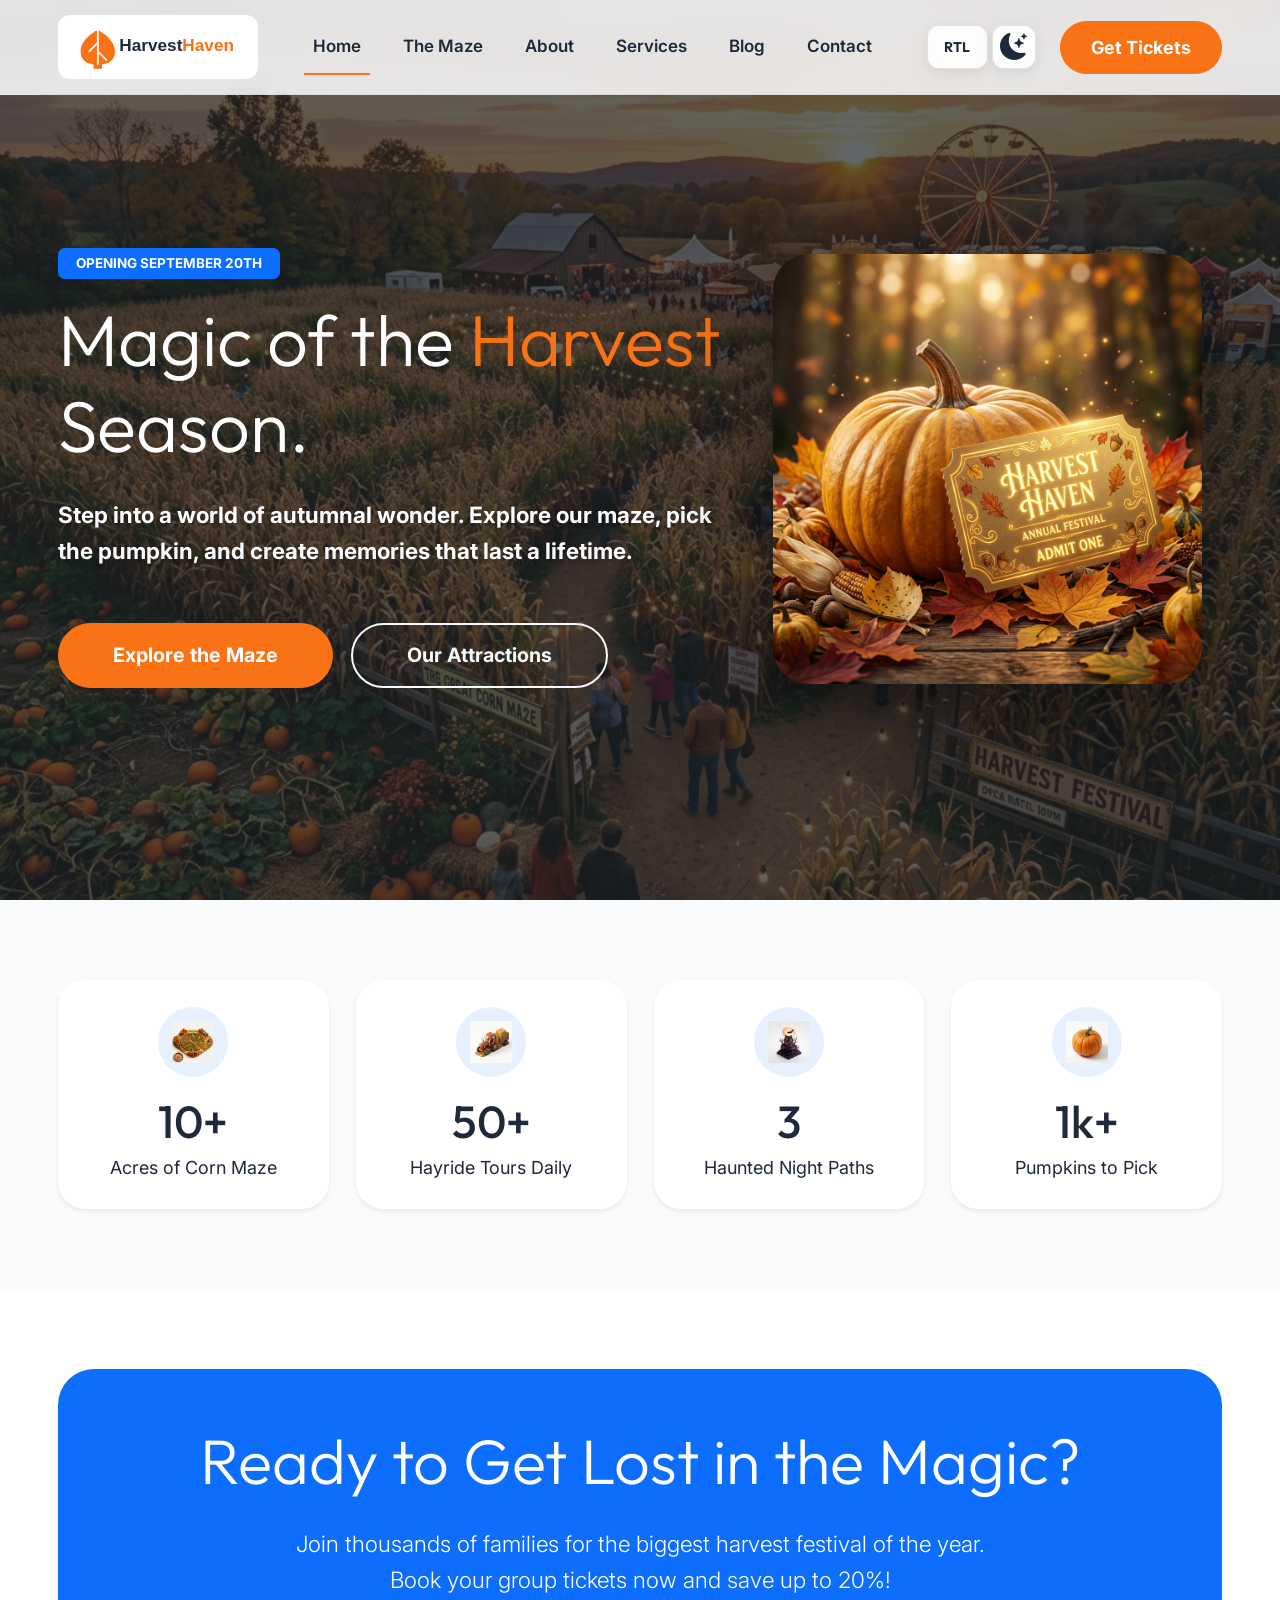
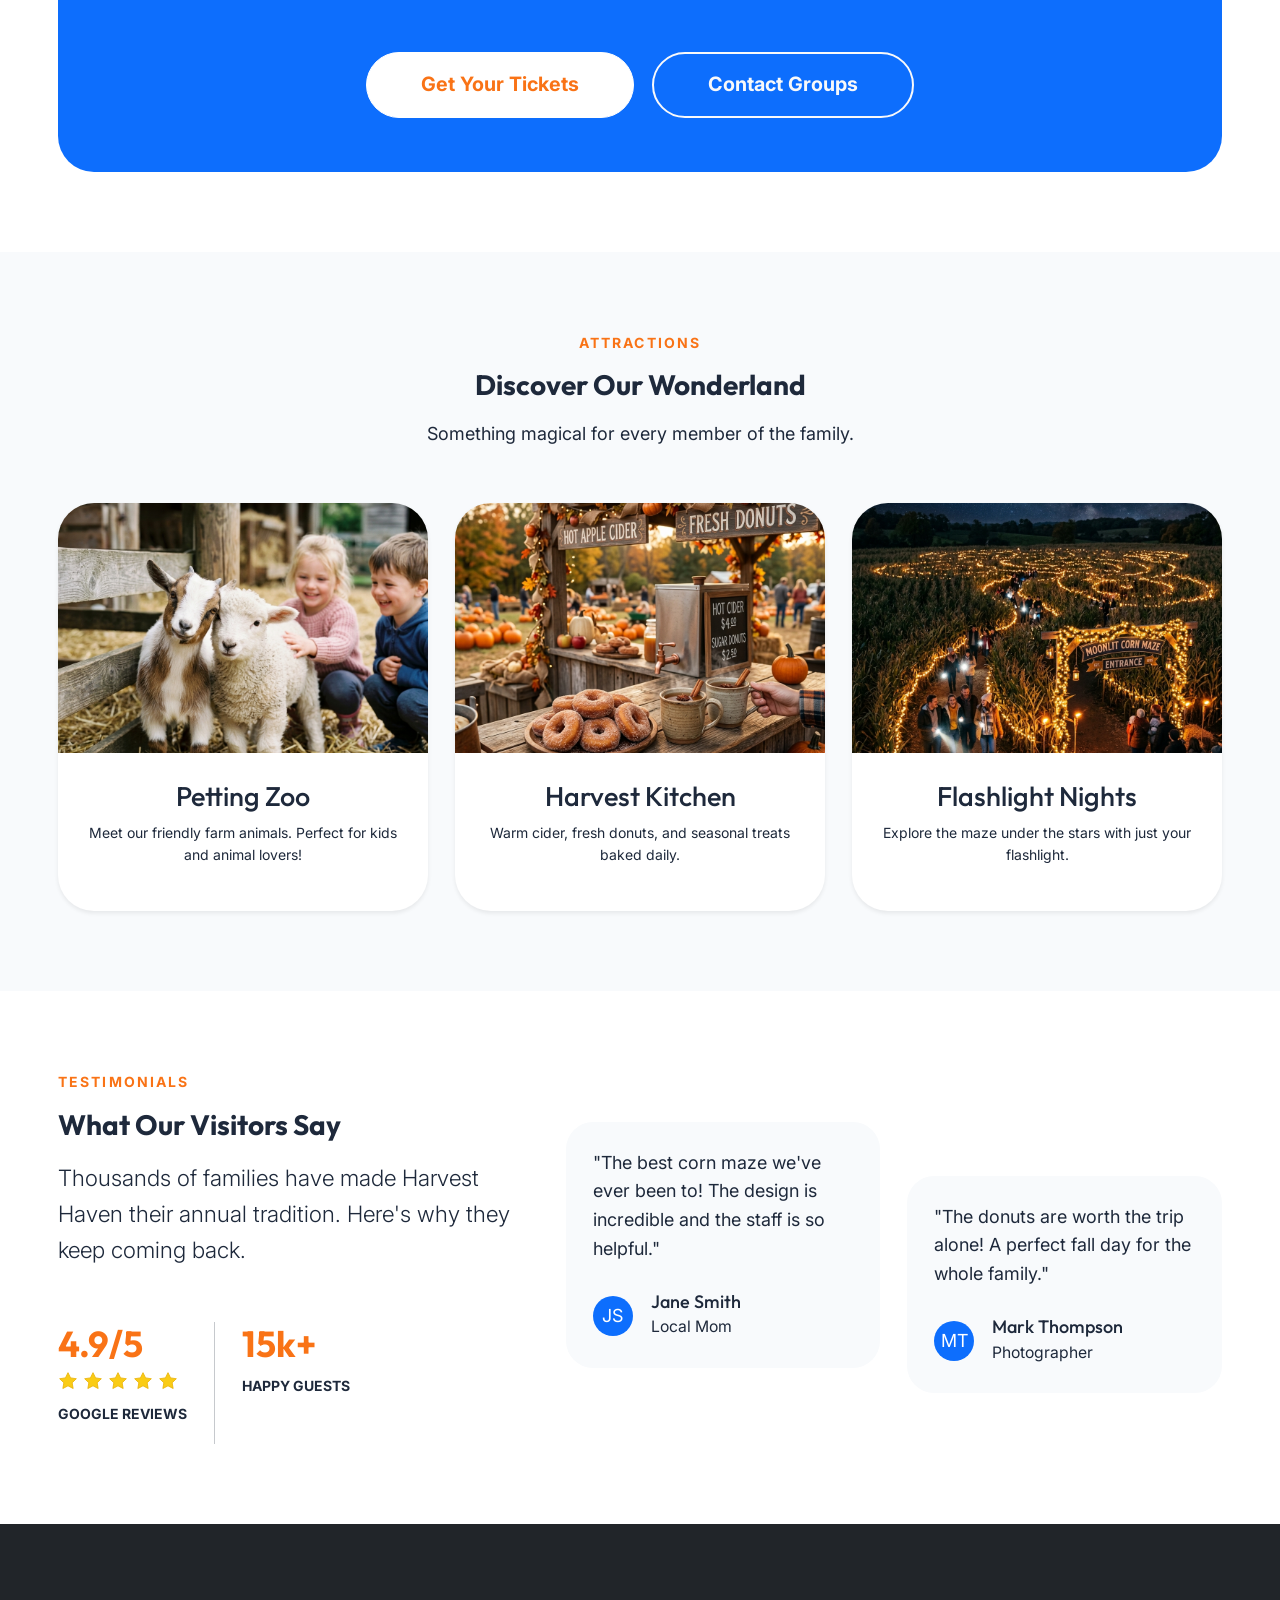
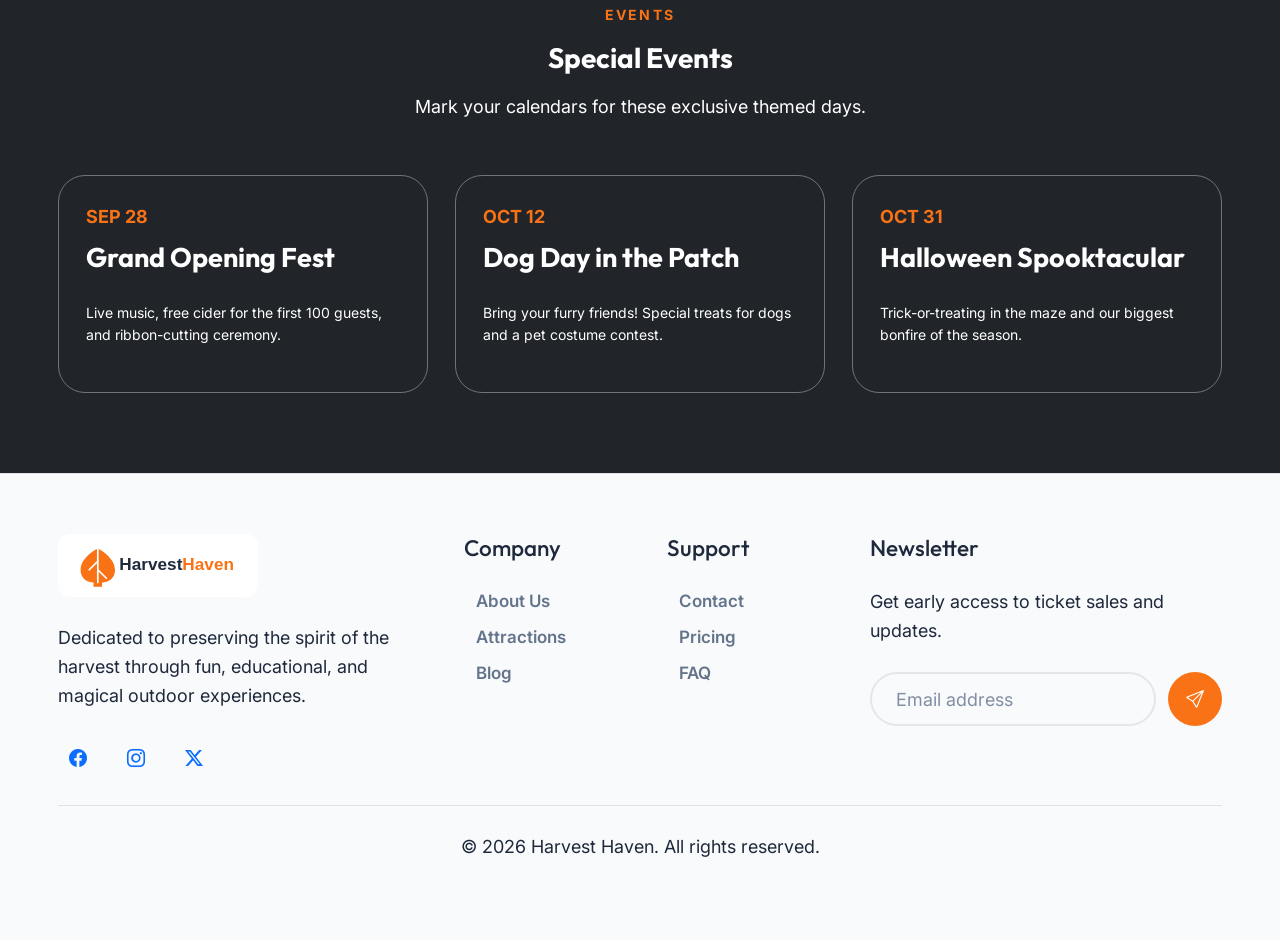
<file: index.html>
<!DOCTYPE html>
<html lang="en" data-bs-theme="light">

<head>
    <meta charset="UTF-8">
    <meta name="viewport" content="width=device-width, initial-scale=1.0">
    <title>Harvest Haven | Corn Maze & Pumpkin Patch</title>
    <meta name="description" content="Premium seasonal attraction template for Harvest Haven.">

    <!-- Bootstrap 5 -->
    <link href="https://cdn.jsdelivr.net/npm/bootstrap@5.3.3/dist/css/bootstrap.min.css" rel="stylesheet">
    <!-- Bootstrap Icons -->
    <link rel="stylesheet" href="https://cdn.jsdelivr.net/npm/bootstrap-icons@1.11.3/font/bootstrap-icons.min.css">
    <!-- Custom CSS -->
    <link rel="stylesheet" href="assets/css/style.css">
    <!-- Favicon -->
    <link rel="icon" type="image/png" href="assets/images/favicon.png">
</head>

<body>

    <!-- Header / Navigation -->
    <header class="fixed-top glass">
        <nav class="navbar navbar-expand-lg container h-100">
            <!-- Mobile Toggle Left (for symmetry) -->
            <button class="hamburger-btn btn border-0 d-lg-none" type="button" data-bs-toggle="offcanvas"
                data-bs-target="#offcanvasNavbar">
                <i class="bi bi-list fs-1"></i>
            </button>

            <!-- Logo (Center on Mobile, Left on Desktop) -->
            <a class="navbar-brand mx-auto ms-lg-0" href="index.html">
                <img src="assets/images/logo.svg" alt="Harvest Haven Logo" class="logo-bg">
            </a>

            <!-- Desktop Navigation (Hidden < 1100px) -->
            <div class="desktop-nav collapse navbar-collapse justify-content-center">
                <ul class="navbar-nav mb-2 mb-lg-0">
                    <li class="nav-item"><a class="nav-link active" href="index.html">Home</a></li>
                    <li class="nav-item"><a class="nav-link" href="home-2.html">The Maze</a></li>
                    <li class="nav-item"><a class="nav-link" href="about.html">About</a></li>
                    <li class="nav-item"><a class="nav-link" href="services.html">Services</a></li>
                    <li class="nav-item"><a class="nav-link" href="blog.html">Blog</a></li>
                    <li class="nav-item"><a class="nav-link" href="contact.html">Contact</a></li>
                </ul>
            </div>

            <!-- Header Actions (RTL + Theme Toggle + CTA) -->
            <div class="header-actions d-flex align-items-center">
                <div class="d-none d-lg-flex align-items-center">
                    <button class="rtl-toggle btn me-1" title="Toggle RTL">RTL</button>
                    <button class="theme-toggle btn me-2" title="Toggle Theme">
                        <i class="bi bi-moon-stars-fill theme-icon fs-4"></i>
                    </button>
                </div>
                <a href="login.html" class="btn btn-primary d-none d-lg-block">Get Tickets</a>
            </div>
        </nav>
    </header>

    <!-- Offcanvas Mobile Menu -->
    <div class="offcanvas offcanvas-end" tabindex="-1" id="offcanvasNavbar" aria-labelledby="offcanvasNavbarLabel">
        <div class="offcanvas-header border-bottom justify-content-end">
            <button type="button" class="btn-close" data-bs-dismiss="offcanvas" aria-label="Close"></button>
        </div>
        <div class="offcanvas-body">
            <ul class="navbar-nav justify-content-end flex-grow-1 pe-3">
                <li class="nav-item mb-2"><a class="nav-link active" href="index.html">Home</a></li>
                <li class="nav-item mb-2"><a class="nav-link" href="home-2.html">The Maze</a></li>
                <li class="nav-item mb-2"><a class="nav-link" href="about.html">About</a></li>
                <li class="nav-item mb-2"><a class="nav-link" href="services.html">Services</a></li>
                <li class="nav-item mb-2"><a class="nav-link" href="blog.html">Blog</a></li>
                <li class="nav-item mb-2"><a class="nav-link" href="contact.html">Contact</a></li>
            </ul>
            <div class="mt-4">
                <a href="login.html" class="btn btn-primary w-100">Get Tickets</a>
            </div>
            <div class="mt-auto pt-4 border-top">
                <div class="d-flex align-items-center justify-content-between">

                    <div class="d-flex gap-2">
                        <button class="rtl-toggle btn btn-sm">RTL</button>
                        <button class="theme-toggle btn btn-sm">
                            <i class="bi bi-moon-stars-fill theme-icon fs-5"></i>
                        </button>
                    </div>
                </div>
            </div>
        </div>
    </div>

    <!-- Hero Section -->
    <main>
        <section class="hero">
            <div class="position-absolute top-0 start-0 w-100 h-100 z-n1">
                <img src="assets/images/harvest_hero_bg.png" alt="Harvest Hero" class="w-100 h-100 object-fit-cover">
                <div class="position-absolute top-0 start-0 w-100 h-100 bg-dark opacity-50"></div>
            </div>
            <div class="container text-white position-relative">
                <div class="row align-items-center">
                    <div class="col-lg-7 text-center text-lg-start">
                        <span class="badge bg-primary mb-3 px-3 py-2 text-uppercase tracking-widest">Opening September
                            20th</span>
                        <h1 class="display-3 mb-4">Magic of the <span class="text-primary">Harvest</span> Season.</h1>
                        <p class="lead mb-5">Step into a world of autumnal wonder. Explore our
                            maze, pick the pumpkin, and create memories that last a lifetime.</p>
                        <div class="btn-group-responsive justify-content-center justify-content-lg-start">
                            <a href="home-2.html" class="btn btn-primary btn-lg px-5">Explore the Maze</a>
                            <a href="services.html" class="btn btn-outline-light btn-lg px-5">Our Attractions</a>
                        </div>
                    </div>
                    <div class="col-lg-5 mt-5 mt-lg-0">
                        <div class="hero-image-wrapper">
                            <img src="assets/images/harvest_hero_featured.png" alt="Harvest Haven Featured"
                                class="img-fluid float-animation">
                        </div>
                    </div>
                </div>
            </div>
        </section>

        <!-- Features / Stats Section -->
        <section class="bg-light">
            <div class="container text-center">
                <div class="row g-4">
                    <div class="col-md-6 col-lg-3">
                        <div class="card h-100 border-0 shadow-sm p-4 rounded-4">
                            <div
                                class="icon-box mx-auto mb-3 bg-primary bg-opacity-10 text-primary rounded-circle d-flex align-items-center justify-content-center">
                                <img src="assets/images/icons/maze.png" alt="Corn Maze Icon" class="icon-image">
                            </div>
                            <h3 class="h1 mb-1">10+</h3>
                            <p class="mb-0">Acres of Corn Maze</p>
                        </div>
                    </div>
                    <div class="col-md-6 col-lg-3">
                        <div class="card h-100 border-0 shadow-sm p-4 rounded-4">
                            <div
                                class="icon-box mx-auto mb-3 bg-primary bg-opacity-10 text-primary rounded-circle d-flex align-items-center justify-content-center">
                                <img src="assets/images/icons/hayride.png" alt="Hayride Icon" class="icon-image">
                            </div>
                            <h3 class="h1 mb-1">50+</h3>
                            <p class="mb-0">Hayride Tours Daily</p>
                        </div>
                    </div>
                    <div class="col-md-6 col-lg-3">
                        <div class="card h-100 border-0 shadow-sm p-4 rounded-4">
                            <div
                                class="icon-box mx-auto mb-3 bg-primary bg-opacity-10 text-primary rounded-circle d-flex align-items-center justify-content-center">
                                <img src="assets/images/icons/haunted.png" alt="Haunted Path Icon" class="icon-image">
                            </div>
                            <h3 class="h1 mb-1">3</h3>
                            <p class="mb-0">Haunted Night Paths</p>
                        </div>
                    </div>
                    <div class="col-md-6 col-lg-3">
                        <div class="card h-100 border-0 shadow-sm p-4 rounded-4">
                            <div
                                class="icon-box mx-auto mb-3 bg-primary bg-opacity-10 text-primary rounded-circle d-flex align-items-center justify-content-center">
                                <img src="assets/images/icons/pumpkin.png" alt="Pumpkin Icon" class="icon-image">
                            </div>
                            <h3 class="h1 mb-1">1k+</h3>
                            <p class="mb-0">Pumpkins to Pick</p>
                        </div>
                    </div>
                </div>
            </div>
        </section>

        <!-- CTA Section -->
        <section>
            <div class="container">
                <div class="bg-primary text-white p-4 p-md-5 rounded-5 text-center position-relative overflow-hidden">
                    <h2 class="display-4 mb-4">Ready to Get Lost in the Magic?</h2>
                    <p class="lead mb-5 mx-auto" style="max-width: 700px;">Join thousands of families for the
                        biggest harvest festival of the year. Book your group tickets now and save up to 20%!</p>
                    <div class="btn-group-responsive justify-content-center">
                        <a href="pricing.html" class="btn btn-light btn-lg px-5 rounded-pill text-primary fw-bold">Get
                            Your Tickets</a>
                        <a href="contact.html" class="btn btn-outline-light btn-lg px-5 rounded-pill">Contact Groups</a>
                    </div>
                </div>
            </div>
        </section>

        <!-- New Section 4: Attractions Highlight -->
        <section class="bg-light">
            <div class="container">
                <div class="text-center mb-5">
                    <span class="section-badge">Attractions</span>
                    <h2 class="section-title">Discover Our Wonderland</h2>
                    <p>Something magical for every member of the family.</p>
                </div>
                <div class="row g-4 justify-content-center">
                    <div class="col-md-6 col-lg-4">
                        <div class="card h-100 border-0 shadow-sm rounded-5 overflow-hidden">
                            <img src="assets/images/petting_zoo.png" alt="Petting Zoo"
                                class="card-img-top object-fit-cover" style="height: 250px;">
                            <div class="card-body p-4 text-center">
                                <h3 class="h4">Petting Zoo</h3>
                                <p class="small">Meet our friendly farm animals. Perfect for kids and animal
                                    lovers!</p>
                            </div>
                        </div>
                    </div>
                    <div class="col-md-6 col-lg-4">
                        <div class="card h-100 border-0 shadow-sm rounded-5 overflow-hidden">
                            <img src="assets/images/kitchen_delights.png" alt="Harvest Kitchen"
                                class="card-img-top object-fit-cover" style="height: 250px;">
                            <div class="card-body p-4 text-center">
                                <h3 class="h4">Harvest Kitchen</h3>
                                <p class="small">Warm cider, fresh donuts, and seasonal treats baked daily.
                                </p>
                            </div>
                        </div>
                    </div>
                    <div class="col-md-6 col-lg-4">
                        <div class="card h-100 border-0 shadow-sm rounded-5 overflow-hidden">
                            <img src="assets/images/flashlight_maze.png" alt="Flashlight Nights"
                                class="card-img-top object-fit-cover" style="height: 250px;">
                            <div class="card-body p-4 text-center">
                                <h3 class="h4">Flashlight Nights</h3>
                                <p class="small">Explore the maze under the stars with just your flashlight.
                                </p>
                            </div>
                        </div>
                    </div>
                </div>
            </div>
        </section>

        <!-- New Section 5: Testimonials -->
        <section>
            <div class="container">
                <div class="row align-items-center g-5">
                    <div class="col-lg-5 text-center text-lg-start">
                        <span class="section-badge">Testimonials</span>
                        <h2 class="section-title">What Our Visitors Say</h2>
                        <p class="lead mb-5 readable-width text-start">Thousands of families have made Harvest Haven their annual
                            tradition. Here's why they keep coming back.</p>
                        <div class="d-flex gap-4 justify-content-center justify-content-lg-start">
                            <div>
                                <h4 class="h2 fw-bold text-primary mb-0">4.9/5</h4>
                                <div class="text-warning mb-2">
                                    <img src="data:image/svg+xml,%3Csvg xmlns='http://www.w3.org/2000/svg' width='20' height='20' viewBox='0 0 24 24' fill='%23facc15' stroke='%23eab308' stroke-width='1'%3E%3Cpath d='M12 2l3.09 6.26L22 9.27l-5 4.87 1.18 6.88L12 17.77l-6.18 3.25L7 14.14 2 9.27l6.91-1.01L12 2z'%3E%3C/path%3E%3C/svg%3E"
                                        alt="Star" style="width: 20px; height: 20px;">
                                    <img src="data:image/svg+xml,%3Csvg xmlns='http://www.w3.org/2000/svg' width='20' height='20' viewBox='0 0 24 24' fill='%23facc15' stroke='%23eab308' stroke-width='1'%3E%3Cpath d='M12 2l3.09 6.26L22 9.27l-5 4.87 1.18 6.88L12 17.77l-6.18 3.25L7 14.14 2 9.27l6.91-1.01L12 2z'%3E%3C/path%3E%3C/svg%3E"
                                        alt="Star" style="width: 20px; height: 20px;">
                                    <img src="data:image/svg+xml,%3Csvg xmlns='http://www.w3.org/2000/svg' width='20' height='20' viewBox='0 0 24 24' fill='%23facc15' stroke='%23eab308' stroke-width='1'%3E%3Cpath d='M12 2l3.09 6.26L22 9.27l-5 4.87 1.18 6.88L12 17.77l-6.18 3.25L7 14.14 2 9.27l6.91-1.01L12 2z'%3E%3C/path%3E%3C/svg%3E"
                                        alt="Star" style="width: 20px; height: 20px;">
                                    <img src="data:image/svg+xml,%3Csvg xmlns='http://www.w3.org/2000/svg' width='20' height='20' viewBox='0 0 24 24' fill='%23facc15' stroke='%23eab308' stroke-width='1'%3E%3Cpath d='M12 2l3.09 6.26L22 9.27l-5 4.87 1.18 6.88L12 17.77l-6.18 3.25L7 14.14 2 9.27l6.91-1.01L12 2z'%3E%3C/path%3E%3C/svg%3E"
                                        alt="Star" style="width: 20px; height: 20px;">
                                    <img src="data:image/svg+xml,%3Csvg xmlns='http://www.w3.org/2000/svg' width='20' height='20' viewBox='0 0 24 24' fill='%23facc15' stroke='%23eab308' stroke-width='1'%3E%3Cpath d='M12 2l3.09 6.26L22 9.27l-5 4.87 1.18 6.88L12 17.77l-6.18 3.25L7 14.14 2 9.27l6.91-1.01L12 2z'%3E%3C/path%3E%3C/svg%3E"
                                        alt="Star" style="width: 20px; height: 20px;">
                                </div>
                                <p class="small text-uppercase fw-bold">Google Reviews</p>
                            </div>
                            <div class="vr"></div>
                            <div>
                                <h4 class="h2 fw-bold text-primary mb-0">15k+</h4>
                                <p class="small text-uppercase fw-bold mt-2">Happy Guests</p>
                            </div>
                        </div>
                    </div>
                    <div class="col-lg-7">
                        <div class="row g-4">
                            <div class="col-md-6">
                                <div class="card border-0 bg-light p-4 rounded-4">
                                    <p class="mb-4">"The best corn maze we've ever been to! The design is incredible and
                                        the staff is so helpful."</p>
                                    <div class="d-flex align-items-center gap-3">
                                        <div class="bg-primary rounded-circle text-white"
                                            style="width: 40px; height: 40px; flex-shrink: 0;">JS</div>
                                        <div>
                                            <h5 class="h6 mb-0">Jane Smith</h5>
                                            <small>Local Mom</small>
                                        </div>
                                    </div>
                                </div>
                            </div>
                            <div class="col-md-6">
                                <div class="card border-0 bg-light p-4 rounded-4 mt-md-5">
                                    <p class="mb-4">"The donuts are worth the trip alone! A perfect fall day for the
                                        whole family."</p>
                                    <div class="d-flex align-items-center gap-3">
                                        <div class="bg-primary rounded-circle text-white"
                                            style="width: 40px; height: 40px; flex-shrink: 0;">MT</div>
                                        <div>
                                            <h5 class="h6 mb-0">Mark Thompson</h5>
                                            <small>Photographer</small>
                                        </div>
                                    </div>
                                </div>
                            </div>
                        </div>
                    </div>
                </div>
            </div>
        </section>

        <!-- New Section 6: Upcoming Events -->
        <section class="bg-dark text-white">
            <div class="container">
                <div class="text-center mb-5">
                    <span class="section-badge">Events</span>
                    <h2 class="section-title text-white">Special Events</h2>
                    <p>Mark your calendars for these exclusive themed days.</p>
                </div>
                <div class="row g-4">
                    <div class="col-lg-4">
                        <div class="p-4 border border-secondary rounded-4 h-100">
                            <span class="text-primary fw-bold">SEP 28</span>
                            <h4 class="mt-2">Grand Opening Fest</h4>
                            <p class="small">Live music, free cider for the first 100 guests, and
                                ribbon-cutting ceremony.</p>
                        </div>
                    </div>
                    <div class="col-lg-4">
                        <div class="p-4 border border-secondary rounded-4 h-100">
                            <span class="text-primary fw-bold">OCT 12</span>
                            <h4 class="mt-2">Dog Day in the Patch</h4>
                            <p class="small">Bring your furry friends! Special treats for dogs and a pet
                                costume contest.</p>
                        </div>
                    </div>
                    <div class="col-lg-4">
                        <div class="p-4 border border-secondary rounded-4 h-100">
                            <span class="text-primary fw-bold">OCT 31</span>
                            <h4 class="mt-2">Halloween Spooktacular</h4>
                            <p class="small">Trick-or-treating in the maze and our biggest bonfire of the
                                season.</p>
                        </div>
                    </div>
                </div>
            </div>
        </section>
    </main>

    <!-- Footer -->
    <footer class="site-footer border-top">
        <div class="container">
            <div class="row g-5 mb-4">
                <!-- Column 1: Brand -->
                <div class="col-lg-4">
                    <a href="index.html" class="d-inline-block mb-4">
                        <img src="assets/images/logo.svg" alt="Harvest Haven Logo" class="logo-bg">
                    </a>
                    <p class="mb-4">Dedicated to preserving the spirit of the harvest through fun,
                        educational, and magical outdoor experiences.</p>
                    <div class="d-flex gap-3">
                        <a href="#" class="btn btn-outline-primary rounded-circle p-2"
                            style="width: 40px; height: 40px;"><i class="bi bi-facebook"></i></a>
                        <a href="#" class="btn btn-outline-primary rounded-circle p-2"
                            style="width: 40px; height: 40px;"><i class="bi bi-instagram"></i></a>
                        <a href="#" class="btn btn-outline-primary rounded-circle p-2"
                            style="width: 40px; height: 40px;"><i class="bi bi-twitter-x"></i></a>
                    </div>
                </div>
                <!-- Column 2: Company -->
                <div class="col-6 col-lg-2">
                    <h4 class="h5 mb-4">Company</h4>
                    <ul class="nav flex-column gap-2">
                        <li class="nav-item"><a href="about.html" class="nav-link p-0">About Us</a></li>
                        <li class="nav-item"><a href="services.html" class="nav-link p-0">Attractions</a>
                        </li>
                        <li class="nav-item"><a href="blog.html" class="nav-link p-0">Blog</a></li>
                    </ul>
                </div>
                <!-- Column 3: Support -->
                <div class="col-6 col-lg-2">
                    <h4 class="h5 mb-4">Support</h4>
                    <ul class="nav flex-column gap-2">
                        <li class="nav-item"><a href="contact.html" class="nav-link p-0">Contact</a></li>
                        <li class="nav-item"><a href="pricing.html" class="nav-link p-0">Pricing</a></li>
                        <li class="nav-item"><a href="404.html" class="nav-link p-0">FAQ</a></li>
                    </ul>
                </div>
                <!-- Column 4: Newsletter -->
                <div class="col-lg-4">
                    <h4 class="h5 mb-4">Newsletter</h4>
                    <p class="mb-4">Get early access to ticket sales and updates.</p>
                    <form class="newsletter-form">
                        <input type="email" class="form-control" placeholder="Email address">
                        <button class="btn btn-primary rounded-circle" type="submit"><i class="bi bi-send"></i></button>
                    </form>
                </div>
            </div>
            <div class="pt-4 border-top text-center">
                <p>&copy; 2026 Harvest Haven. All rights reserved.</p>
                <a href="#" id="back-to-top" class="btn btn-primary rounded-circle shadow-lg"><i
                        class="bi bi-chevron-up"></i></a>
            </div>
        </div>
    </footer>

    <!-- Bootstrap Bundle with Popper -->
    <script src="https://cdn.jsdelivr.net/npm/bootstrap@5.3.3/dist/js/bootstrap.bundle.min.js"></script>
    <!-- Custom JS -->
    <script src="assets/js/main.js"></script>
</body>

</html>
</file>
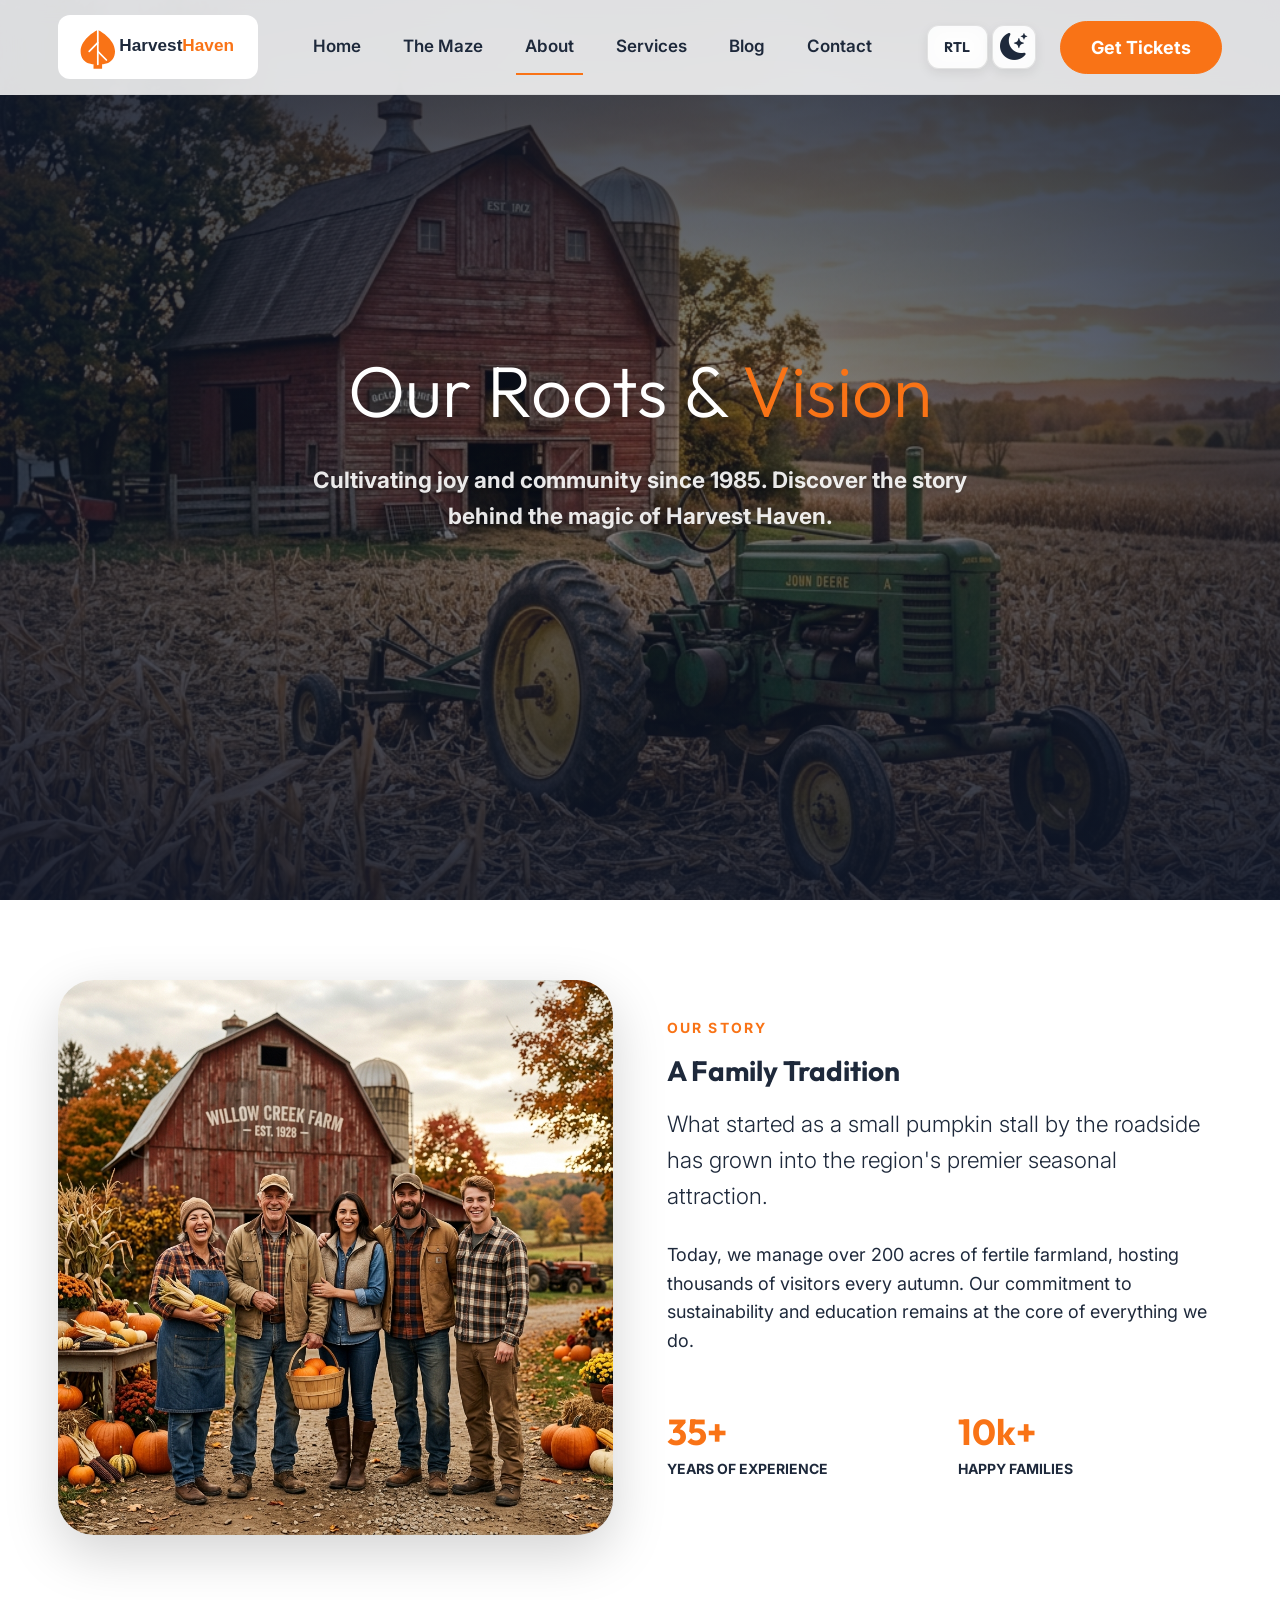
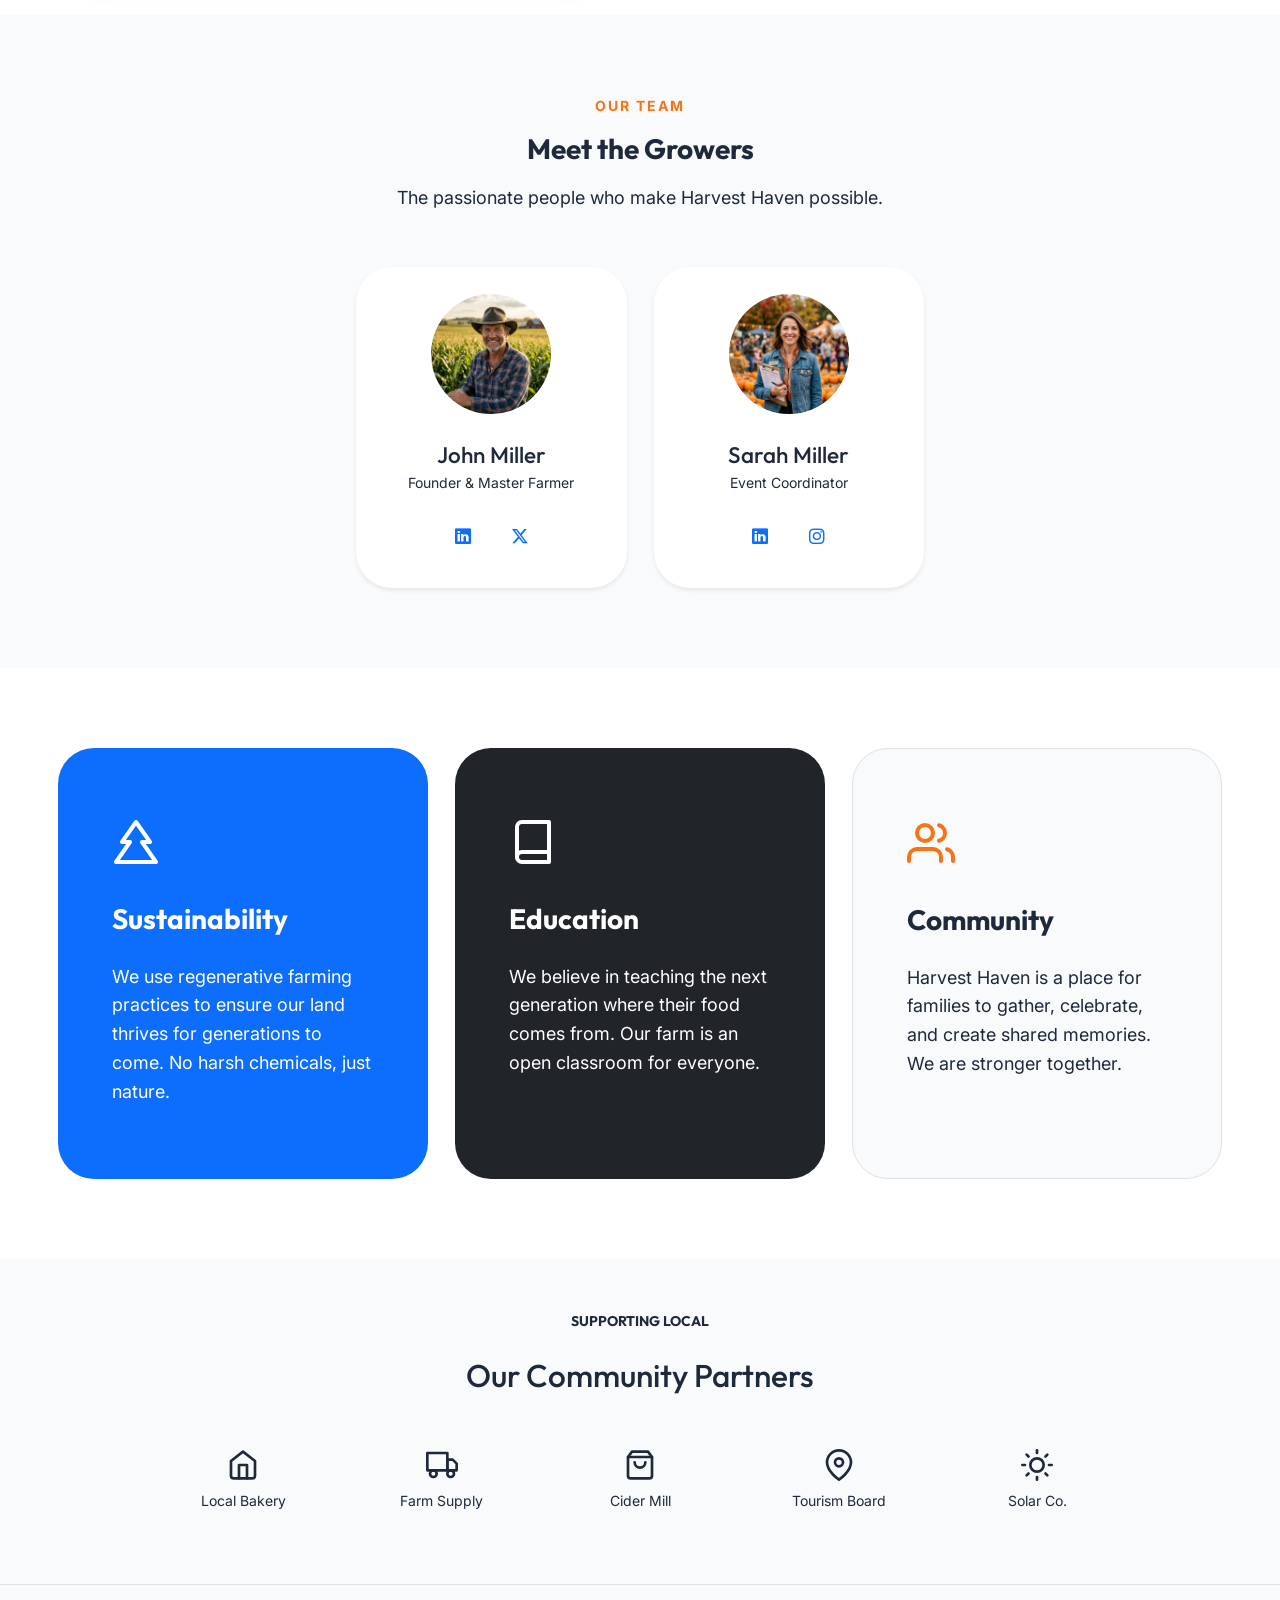
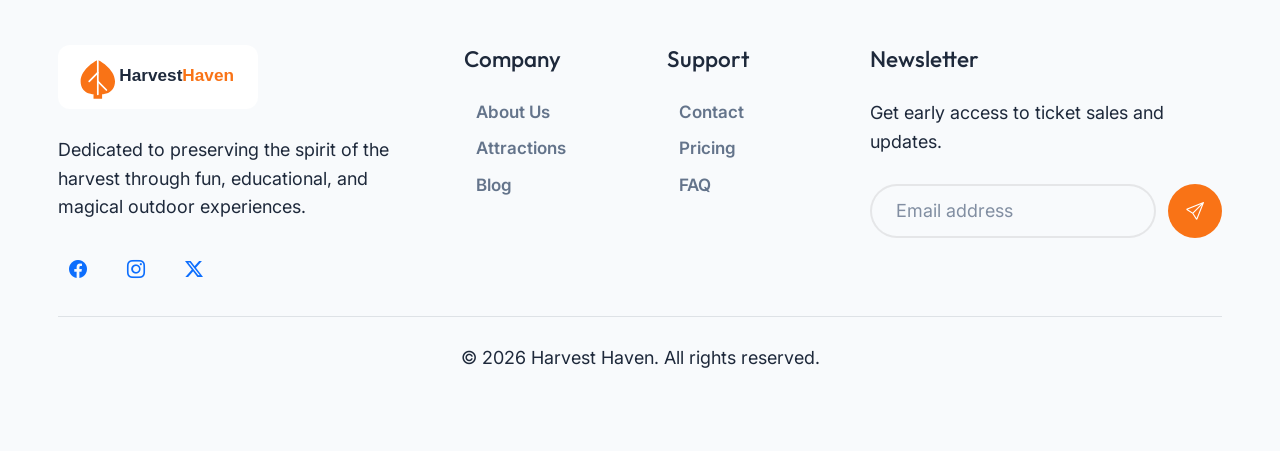
<file: about.html>
<!DOCTYPE html>
<html lang="en" data-bs-theme="light">

<head>
    <meta charset="UTF-8">
    <meta name="viewport" content="width=device-width, initial-scale=1.0">
    <title>About Us | Harvest Haven</title>
    <meta name="description" content="Discover the story behind Harvest Haven. Cultivating joy since 1985.">

    <!-- Bootstrap 5 -->
    <link href="https://cdn.jsdelivr.net/npm/bootstrap@5.3.3/dist/css/bootstrap.min.css" rel="stylesheet">
    <!-- Bootstrap Icons -->
    <link rel="stylesheet" href="https://cdn.jsdelivr.net/npm/bootstrap-icons@1.11.3/font/bootstrap-icons.min.css">
    <!-- Custom CSS -->
    <link rel="stylesheet" href="assets/css/style.css">
    <!-- Favicon -->
    <link rel="icon" type="image/png" href="assets/images/favicon.png">
</head>

<body>

    <!-- Header / Navigation -->
    <header class="fixed-top glass">
        <nav class="navbar navbar-expand-lg container h-100">
            <button class="hamburger-btn btn border-0 d-lg-none" type="button" data-bs-toggle="offcanvas"
                data-bs-target="#offcanvasNavbar">
                <i class="bi bi-list fs-1"></i>
            </button>
            <a class="navbar-brand mx-auto ms-lg-0" href="index.html">
                <img src="assets/images/logo.svg" alt="Harvest Haven Logo" class="logo-bg">
            </a>
            <div class="desktop-nav collapse navbar-collapse justify-content-center">
                <ul class="navbar-nav mb-2 mb-lg-0">
                    <li class="nav-item"><a class="nav-link" href="index.html">Home</a></li>
                    <li class="nav-item"><a class="nav-link" href="home-2.html">The Maze</a></li>
                    <li class="nav-item"><a class="nav-link active" href="about.html">About</a></li>
                    <li class="nav-item"><a class="nav-link" href="services.html">Services</a></li>
                    <li class="nav-item"><a class="nav-link" href="blog.html">Blog</a></li>
                    <li class="nav-item"><a class="nav-link" href="contact.html">Contact</a></li>
                </ul>
            </div>
            <!-- Header Actions (RTL + Theme Toggle + CTA) -->
            <div class="header-actions d-flex align-items-center">
                <div class="d-none d-lg-flex align-items-center">
                    <button class="rtl-toggle btn me-1" title="Toggle RTL">RTL</button>
                    <button class="theme-toggle btn me-2" title="Toggle Theme">
                        <i class="bi bi-moon-stars-fill theme-icon fs-4"></i>
                    </button>
                </div>
                <a href="login.html" class="btn btn-primary d-none d-lg-block">Get Tickets</a>
            </div>
        </nav>
    </header>

    <!-- Offcanvas Mobile Menu -->
    <div class="offcanvas offcanvas-end" tabindex="-1" id="offcanvasNavbar">
        <div class="offcanvas-header border-bottom justify-content-end">
            <button type="button" class="btn-close" data-bs-dismiss="offcanvas" aria-label="Close"></button>
        </div>
        <div class="offcanvas-body">
            <ul class="navbar-nav justify-content-end flex-grow-1 pe-3">
                <li class="nav-item mb-2"><a class="nav-link" href="index.html">Home</a></li>
                <li class="nav-item mb-2"><a class="nav-link" href="home-2.html">The Maze</a></li>
                <li class="nav-item mb-2"><a class="nav-link active" href="about.html">About</a></li>
                <li class="nav-item mb-2"><a class="nav-link" href="services.html">Services</a></li>
                <li class="nav-item mb-2"><a class="nav-link" href="blog.html">Blog</a></li>
                <li class="nav-item mb-2"><a class="nav-link" href="contact.html">Contact</a></li>
            </ul>
            <div class="mt-4">
                <a href="login.html" class="btn btn-primary w-100">Get Tickets</a>
            </div>
            <div class="mt-auto pt-4 border-top">
                <div class="d-flex align-items-center justify-content-between">

                    <div class="d-flex gap-2">
                        <button class="rtl-toggle btn btn-sm">RTL</button>
                        <button class="theme-toggle btn btn-sm">
                            <i class="bi bi-moon-stars-fill theme-icon fs-5"></i>
                        </button>
                    </div>
                </div>
            </div>
        </div>
    </div>

    <main>
        <!-- Page Header -->
        <section class="page-hero">
            <div class="page-hero-bg">
                <img src="assets/images/about_hero_bg.png" alt="About Hero">
            </div>
            <div class="page-hero-overlay"></div>
            <div class="container py-5">
                <h1 class="display-3 mb-4">Our Roots & <span class="text-primary">Vision</span></h1>
                <p class="lead text-white mx-auto" style="max-width: 700px;">Cultivating joy and community since
                    1985.
                    Discover the story behind the magic of Harvest Haven.</p>
            </div>
        </section>

        <!-- Story Section -->
        <section>
            <div class="container">
                <div class="row align-items-center g-5">
                    <div class="col-lg-6">
                        <img src="assets/images/about_team_harvest_new.png" alt="Our Team"
                            class="img-fluid rounded-5 shadow-lg">
                    </div>
                    <div class="col-lg-6 text-center text-lg-start">
                        <span class="section-badge">Our Story</span>
                        <h2 class="section-title">A Family Tradition</h2>
                        <p class="mb-4 lead readable-width text-start">What started as a small pumpkin stall by the roadside has grown
                            into the region's premier seasonal attraction.</p>
                        <p class="mb-5 readable-width text-start">Today, we manage over 200 acres of fertile farmland, hosting
                            thousands of visitors every autumn. Our commitment to sustainability and education remains
                            at the core of everything we do.</p>
                        <div class="row g-4">
                            <div class="col-6 text-center text-lg-start">
                                <h4 class="h2 fw-bold text-primary mb-1">35+</h4>
                                <p class="fw-bold small text-uppercase">Years of Experience</p>
                            </div>
                            <div class="col-6 text-center text-lg-start">
                                <h4 class="h2 fw-bold text-primary mb-1">10k+</h4>
                                <p class="fw-bold small text-uppercase">Happy Families</p>
                            </div>
                        </div>
                    </div>
                </div>
            </div>
        </section>

        <!-- Team Section -->
        <section class="bg-light">
            <div class="container">
                <div class="text-center mb-5">
                    <span class="section-badge">Our Team</span>
                    <h2 class="section-title">Meet the Growers</h2>
                    <p>The passionate people who make Harvest Haven possible.</p>
                </div>
                <div class="row g-4 justify-content-center">
                    <!-- Member 1 -->
                    <div class="col-md-6 col-lg-3">
                        <div class="card border-0 shadow-sm p-4 rounded-5 text-center h-100">
                            <div class="mx-auto mb-4 overflow-hidden rounded-circle"
                                style="width: 120px; height: 120px;">
                                <img src="assets/images/team_member_john.png" alt="John Miller"
                                    class="img-fluid w-100 h-100 object-fit-cover">
                            </div>
                            <h4 class="h5 mb-1">John Miller</h4>
                            <p class="small mb-3">Founder & Master Farmer</p>
                            <div class="d-flex justify-content-center gap-2">
                                <a href="#" class="btn btn-sm btn-outline-primary rounded-circle"><i
                                        class="bi bi-linkedin"></i></a>
                                <a href="#" class="btn btn-sm btn-outline-primary rounded-circle"><i
                                        class="bi bi-twitter-x"></i></a>
                            </div>
                        </div>
                    </div>
                    <!-- Member 2 -->
                    <div class="col-md-6 col-lg-3">
                        <div class="card border-0 shadow-sm p-4 rounded-5 text-center h-100">
                            <div class="mx-auto mb-4 overflow-hidden rounded-circle"
                                style="width: 120px; height: 120px;">
                                <img src="assets/images/team_member_sarah.png" alt="Sarah Miller"
                                    class="img-fluid w-100 h-100 object-fit-cover">
                            </div>
                            <h4 class="h5 mb-1">Sarah Miller</h4>
                            <p class="small mb-3">Event Coordinator</p>
                            <div class="d-flex justify-content-center gap-2">
                                <a href="#" class="btn btn-sm btn-outline-primary rounded-circle"><i
                                        class="bi bi-linkedin"></i></a>
                                <a href="#" class="btn btn-sm btn-outline-primary rounded-circle"><i
                                        class="bi bi-instagram"></i></a>
                            </div>
                        </div>
                    </div>
                </div>
            </div>
        </section>

        <!-- New Section 4: Our Values -->
        <section>
            <div class="container">
                <div class="row g-4 justify-content-center">
                    <div class="col-md-6 col-lg-4">
                        <div class="p-4 p-lg-5 bg-primary text-white rounded-5 h-100 value-card">
                            <div class="fs-1 mb-4"><img
                                    src="data:image/svg+xml,%3Csvg xmlns='http://www.w3.org/2000/svg' width='48' height='48' viewBox='0 0 24 24' fill='none' stroke='white' stroke-width='2' stroke-linecap='round' stroke-linejoin='round'%3E%3Cpath d='M12 2L19 12H15L22 22H2L9 12H5L12 2Z'%3E%3C/path%3E%3C/svg%3E"
                                    alt="Tree" style="width: 48px; height: 48px;"></div>
                            <h3>Sustainability</h3>
                            <p>We use regenerative farming practices to ensure our land thrives for
                                generations to come. No harsh chemicals, just nature.</p>
                        </div>
                    </div>
                    <div class="col-md-6 col-lg-4">
                        <div class="p-4 p-lg-5 bg-dark text-white rounded-5 h-100 value-card">
                            <div class="fs-1 mb-4"><img
                                    src="data:image/svg+xml,%3Csvg xmlns='http://www.w3.org/2000/svg' width='48' height='48' viewBox='0 0 24 24' fill='none' stroke='white' stroke-width='2' stroke-linecap='round' stroke-linejoin='round'%3E%3Cpath d='M4 19.5A2.5 2.5 0 0 1 6.5 17H20'%3E%3C/path%3E%3Cpath d='M6.5 2H20v20H6.5A2.5 2.5 0 0 1 4 19.5v-15A2.5 2.5 0 0 1 6.5 2z'%3E%3C/path%3E%3C/svg%3E"
                                    alt="Book" style="width: 48px; height: 48px;"></div>
                            <h3>Education</h3>
                            <p>We believe in teaching the next generation where their food comes
                                from. Our farm is an open classroom for everyone.</p>
                        </div>
                    </div>
                    <div class="col-md-6 col-lg-4">
                        <div class="p-4 p-lg-5 bg-light rounded-5 h-100 border value-card">
                            <div class="fs-1 mb-4 text-primary"><img
                                    src="data:image/svg+xml,%3Csvg xmlns='http://www.w3.org/2000/svg' width='48' height='48' viewBox='0 0 24 24' fill='none' stroke='%23f97316' stroke-width='2' stroke-linecap='round' stroke-linejoin='round'%3E%3Cpath d='M17 21v-2a4 4 0 0 0-4-4H5a4 4 0 0 0-4 4v2'%3E%3C/path%3E%3Ccircle cx='9' cy='7' r='4'%3E%3C/circle%3E%3Cpath d='M23 21v-2a4 4 0 0 0-3-3.87'%3E%3C/path%3E%3Cpath d='M16 3.13a4 4 0 0 1 0 7.75'%3E%3C/path%3E%3C/svg%3E"
                                    alt="People" style="width: 48px; height: 48px;"></div>
                            <h3>Community</h3>
                            <p>Harvest Haven is a place for families to gather, celebrate, and create
                                shared memories. We are stronger together.</p>
                        </div>
                    </div>
                </div>
            </div>
        </section>

        <!-- New Section 5: Community Partners -->
        <section class="bg-light py-5">
            <div class="container">
                <div class="text-center mb-5">
                    <h5 class="text-uppercase tracking-widest small">Supporting Local</h5>
                    <h2 class="h3">Our Community Partners</h2>
                </div>
                <div class="row g-4 align-items-center justify-content-center">
                    <div class="col-4 col-md-2 text-center">
                        <svg xmlns="http://www.w3.org/2000/svg" width="32" height="32" viewBox="0 0 24 24" fill="none"
                            stroke="currentColor" stroke-width="2" stroke-linecap="round" stroke-linejoin="round">
                            <path d="M3 9l9-7 9 7v11a2 2 0 0 1-2 2H5a2 2 0 0 1-2-2z"></path>
                            <polyline points="9 22 9 12 15 12 15 22"></polyline>
                        </svg>
                        <p class="small mt-2">Local Bakery</p>
                    </div>
                    <div class="col-4 col-md-2 text-center">
                        <svg xmlns="http://www.w3.org/2000/svg" width="32" height="32" viewBox="0 0 24 24" fill="none"
                            stroke="currentColor" stroke-width="2" stroke-linecap="round" stroke-linejoin="round">
                            <rect x="1" y="3" width="15" height="13"></rect>
                            <polygon points="16 8 20 8 23 11 23 16 16 16 16 8"></polygon>
                            <circle cx="5.5" cy="18.5" r="2.5"></circle>
                            <circle cx="18.5" cy="18.5" r="2.5"></circle>
                        </svg>
                        <p class="small mt-2">Farm Supply</p>
                    </div>
                    <div class="col-4 col-md-2 text-center">
                        <svg xmlns="http://www.w3.org/2000/svg" width="32" height="32" viewBox="0 0 24 24" fill="none"
                            stroke="currentColor" stroke-width="2" stroke-linecap="round" stroke-linejoin="round">
                            <path d="M6 2L3 6v14a2 2 0 0 0 2 2h14a2 2 0 0 0 2-2V6l-3-4Z"></path>
                            <line x1="3" y1="6" x2="21" y2="6"></line>
                            <path d="M16 10a4 4 0 0 1-8 0"></path>
                        </svg>
                        <p class="small mt-2">Cider Mill</p>
                    </div>
                    <div class="col-4 col-md-2 text-center">
                        <svg xmlns="http://www.w3.org/2000/svg" width="32" height="32" viewBox="0 0 24 24" fill="none"
                            stroke="currentColor" stroke-width="2" stroke-linecap="round" stroke-linejoin="round">
                            <path d="M21 10c0 7-9 13-9 13s-9-6-9-13a9 9 0 0 1 18 0z"></path>
                            <circle cx="12" cy="10" r="3"></circle>
                        </svg>
                        <p class="small mt-2">Tourism Board</p>
                    </div>
                    <div class="col-4 col-md-2 text-center">
                        <svg xmlns="http://www.w3.org/2000/svg" width="32" height="32" viewBox="0 0 24 24" fill="none"
                            stroke="currentColor" stroke-width="2" stroke-linecap="round" stroke-linejoin="round">
                            <circle cx="12" cy="12" r="5"></circle>
                            <line x1="12" y1="1" x2="12" y2="3"></line>
                            <line x1="12" y1="21" x2="12" y2="23"></line>
                            <line x1="4.22" y1="4.22" x2="5.64" y2="5.64"></line>
                            <line x1="18.36" y1="18.36" x2="19.78" y2="19.78"></line>
                            <line x1="1" y1="12" x2="3" y2="12"></line>
                            <line x1="21" y1="12" x2="23" y2="12"></line>
                            <line x1="4.22" y1="19.78" x2="5.64" y2="18.36"></line>
                            <line x1="18.36" y1="5.64" x2="19.78" y2="4.22"></line>
                        </svg>
                        <p class="small mt-2">Solar Co.</p>
                    </div>
                </div>
            </div>
        </section>
    </main>

    <!-- Footer -->
    <footer class="site-footer border-top">
        <div class="container">
            <div class="row g-5 mb-4">
                <!-- Column 1: Brand -->
                <div class="col-lg-4">
                    <a href="index.html" class="d-inline-block mb-4">
                        <img src="assets/images/logo.svg" alt="Harvest Haven Logo" class="logo-bg">
                    </a>
                    <p class="mb-4">Dedicated to preserving the spirit of the harvest through fun,
                        educational, and magical outdoor experiences.</p>
                    <div class="d-flex gap-3">
                        <a href="#" class="btn btn-outline-primary rounded-circle p-2"
                            style="width: 40px; height: 40px;"><i class="bi bi-facebook"></i></a>
                        <a href="#" class="btn btn-outline-primary rounded-circle p-2"
                            style="width: 40px; height: 40px;"><i class="bi bi-instagram"></i></a>
                        <a href="#" class="btn btn-outline-primary rounded-circle p-2"
                            style="width: 40px; height: 40px;"><i class="bi bi-twitter-x"></i></a>
                    </div>
                </div>
                <!-- Column 2: Company -->
                <div class="col-6 col-lg-2">
                    <h4 class="h5 mb-4">Company</h4>
                    <ul class="nav flex-column gap-2">
                        <li class="nav-item"><a href="about.html" class="nav-link p-0">About Us</a></li>
                        <li class="nav-item"><a href="services.html" class="nav-link p-0">Attractions</a>
                        </li>
                        <li class="nav-item"><a href="blog.html" class="nav-link p-0">Blog</a></li>
                    </ul>
                </div>
                <!-- Column 3: Support -->
                <div class="col-6 col-lg-2">
                    <h4 class="h5 mb-4">Support</h4>
                    <ul class="nav flex-column gap-2">
                        <li class="nav-item"><a href="contact.html" class="nav-link p-0">Contact</a></li>
                        <li class="nav-item"><a href="pricing.html" class="nav-link p-0">Pricing</a></li>
                        <li class="nav-item"><a href="404.html" class="nav-link p-0">FAQ</a></li>
                    </ul>
                </div>
                <!-- Column 4: Newsletter -->
                <div class="col-lg-4">
                    <h4 class="h5 mb-4">Newsletter</h4>
                    <p class="mb-4">Get early access to ticket sales and updates.</p>
                    <form class="newsletter-form">
                        <input type="email" class="form-control" placeholder="Email address">
                        <button class="btn btn-primary rounded-circle" type="submit"><i class="bi bi-send"></i></button>
                    </form>
                </div>
            </div>
            <div class="pt-4 border-top text-center">
                <p>&copy; 2026 Harvest Haven. All rights reserved.</p>
                <a href="#" id="back-to-top" class="btn btn-primary rounded-circle shadow-lg"><i
                        class="bi bi-chevron-up"></i></a>
            </div>
        </div>
    </footer>

    <script src="https://cdn.jsdelivr.net/npm/bootstrap@5.3.3/dist/js/bootstrap.bundle.min.js"></script>
    <script src="assets/js/main.js"></script>
</body>

</html>
</file>
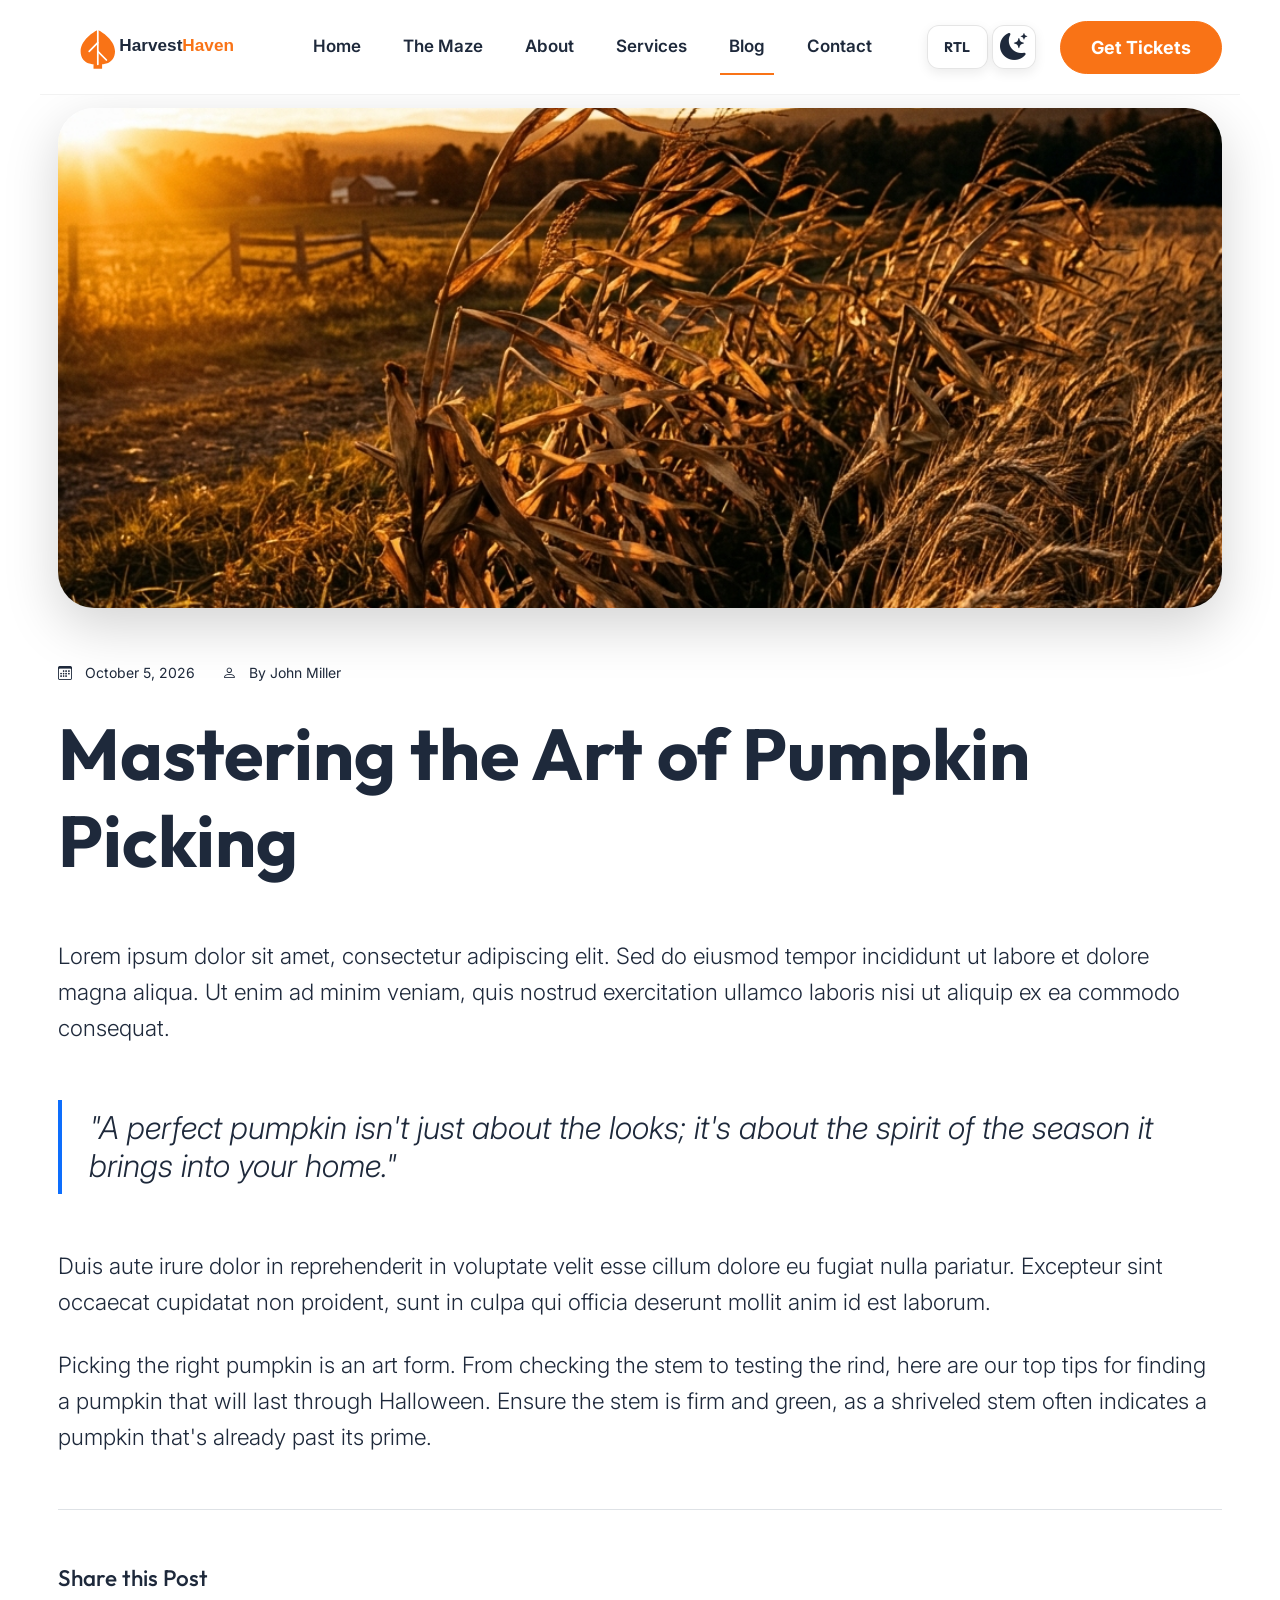
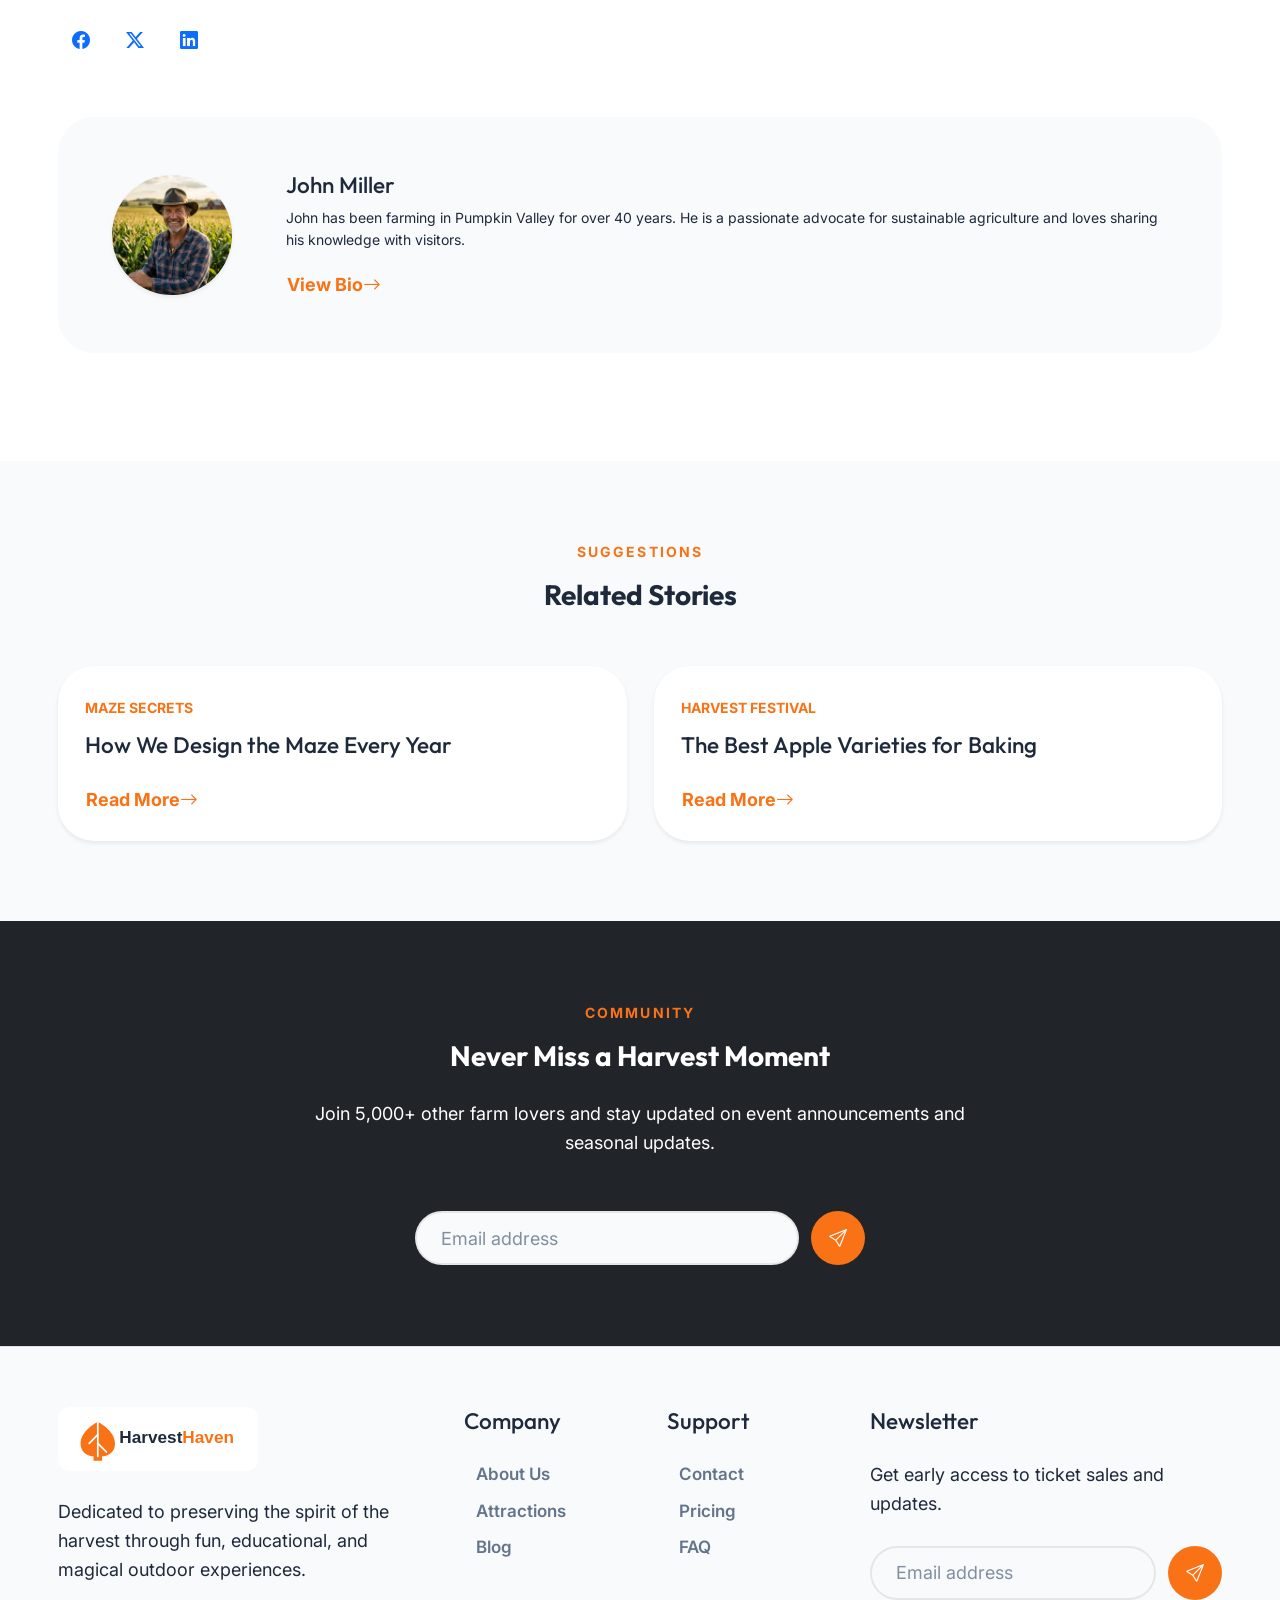
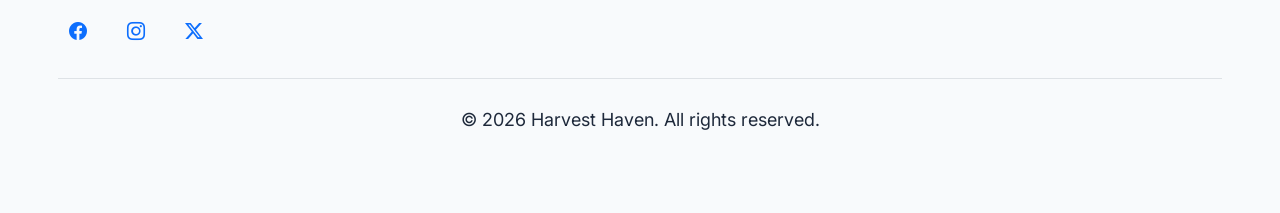
<file: blog-details.html>
<!DOCTYPE html>
<html lang="en" data-bs-theme="light">

<head>
    <meta charset="UTF-8">
    <meta name="viewport" content="width=device-width, initial-scale=1.0">
    <title>Blog Details | Harvest Haven</title>
    <meta name="description" content="Mastering the Art of Pumpkin Picking - Field notes from Harvest Haven.">

    <!-- Bootstrap 5 -->
    <link href="https://cdn.jsdelivr.net/npm/bootstrap@5.3.3/dist/css/bootstrap.min.css" rel="stylesheet">
    <!-- Bootstrap Icons -->
    <link rel="stylesheet" href="https://cdn.jsdelivr.net/npm/bootstrap-icons@1.11.3/font/bootstrap-icons.min.css">
    <!-- Custom CSS -->
    <link rel="stylesheet" href="assets/css/style.css">
    <!-- Favicon -->
    <link rel="icon" type="image/png" href="assets/images/favicon.png">
</head>

<body>

    <!-- Header / Navigation -->
    <header class="fixed-top glass">
        <nav class="navbar navbar-expand-lg container h-100">
            <button class="hamburger-btn btn border-0 d-lg-none" type="button" data-bs-toggle="offcanvas"
                data-bs-target="#offcanvasNavbar">
                <i class="bi bi-list fs-1"></i>
            </button>
            <a class="navbar-brand mx-auto ms-lg-0" href="index.html">
                <img src="assets/images/logo.svg" alt="Harvest Haven Logo" class="logo-bg">
            </a>
            <div class="desktop-nav collapse navbar-collapse justify-content-center">
                <ul class="navbar-nav mb-2 mb-lg-0">
                    <li class="nav-item"><a class="nav-link" href="index.html">Home</a></li>
                    <li class="nav-item"><a class="nav-link" href="home-2.html">The Maze</a></li>
                    <li class="nav-item"><a class="nav-link" href="about.html">About</a></li>
                    <li class="nav-item"><a class="nav-link" href="services.html">Services</a></li>
                    <li class="nav-item"><a class="nav-link active" href="blog.html">Blog</a></li>
                    <li class="nav-item"><a class="nav-link" href="contact.html">Contact</a></li>
                </ul>
            </div>
            <!-- Header Actions (RTL + Theme Toggle + CTA) -->
            <div class="header-actions d-flex align-items-center">
                <div class="d-none d-lg-flex align-items-center">
                    <button class="rtl-toggle btn me-1" title="Toggle RTL">RTL</button>
                    <button class="theme-toggle btn me-2" title="Toggle Theme">
                        <i class="bi bi-moon-stars-fill theme-icon fs-4"></i>
                    </button>
                </div>
                <a href="login.html" class="btn btn-primary d-none d-lg-block">Get Tickets</a>
            </div>
        </nav>
    </header>

    <!-- Offcanvas Mobile Menu -->
    <div class="offcanvas offcanvas-end" tabindex="-1" id="offcanvasNavbar">
        <div class="offcanvas-header border-bottom justify-content-end">
            <button type="button" class="btn-close" data-bs-dismiss="offcanvas" aria-label="Close"></button>
        </div>
        <div class="offcanvas-body">
            <ul class="navbar-nav justify-content-end flex-grow-1 pe-3">
                <li class="nav-item mb-2"><a class="nav-link" href="index.html">Home</a></li>
                <li class="nav-item mb-2"><a class="nav-link" href="home-2.html">The Maze</a></li>
                <li class="nav-item mb-2"><a class="nav-link" href="about.html">About</a></li>
                <li class="nav-item mb-2"><a class="nav-link" href="services.html">Services</a></li>
                <li class="nav-item mb-2"><a class="nav-link active" href="blog.html">Blog</a></li>
                <li class="nav-item mb-2"><a class="nav-link" href="contact.html">Contact</a></li>
            </ul>
            <div class="mt-4">
                <a href="login.html" class="btn btn-primary w-100">Get Tickets</a>
            </div>
            <div class="mt-auto pt-4 border-top">
                <div class="d-flex align-items-center justify-content-between">

                    <div class="d-flex gap-2">
                        <button class="rtl-toggle btn btn-sm">RTL</button>
                        <button class="theme-toggle btn btn-sm">
                            <i class="bi bi-moon-stars-fill theme-icon fs-5"></i>
                        </button>
                    </div>
                </div>
            </div>
        </div>
    </div>

    <main>
        <article class="py-5">
            <div class="container py-5" style="max-width: 900px;">
                <img src="assets/images/blog_details_hero_bg.png" alt="Blog Image"
                    class="img-fluid rounded-5 shadow-lg mb-5 w-100 object-fit-cover" style="height: 500px;">

                <div class="d-flex gap-4 mb-4 small">
                    <span><i class="bi bi-calendar3 me-2"></i> October 5, 2026</span>
                    <span><i class="bi bi-person me-2"></i> By John Miller</span>
                </div>

                <h1 class="display-3 fw-bold mb-5">Mastering the Art of Pumpkin Picking</h1>

                <div class="content lead">
                    <p class="mb-4">Lorem ipsum dolor sit amet, consectetur adipiscing elit. Sed do eiusmod tempor
                        incididunt ut labore et dolore magna aliqua. Ut enim ad minim veniam, quis nostrud exercitation
                        ullamco laboris nisi ut aliquip ex ea commodo consequat.</p>

                    <blockquote
                        class="border-start border-primary border-4 ps-4 my-5 py-2 fst-italic text-main h3 fw-light">
                        "A perfect pumpkin isn't just about the looks; it's about the spirit of the season it brings
                        into your home."
                    </blockquote>

                    <p class="mb-4">Duis aute irure dolor in reprehenderit in voluptate velit esse cillum dolore eu
                        fugiat nulla pariatur. Excepteur sint occaecat cupidatat non proident, sunt in culpa qui officia
                        deserunt mollit anim id est laborum.</p>

                    <p>Picking the right pumpkin is an art form. From checking the stem to testing the rind, here are
                        our top tips for finding a pumpkin that will last through Halloween. Ensure the stem is firm and
                        green, as a shriveled stem often indicates a pumpkin that's already past its prime.</p>
                </div>

                <div class="mt-5 pt-5 border-top">
                    <h4 class="h5 mb-4">Share this Post</h4>
                    <div class="d-flex gap-2">
                        <a href="#"
                            class="btn btn-outline-primary rounded-circle d-flex align-items-center justify-content-center"
                            style="width: 45px; height: 45px;"><i class="bi bi-facebook"></i></a>
                        <a href="#"
                            class="btn btn-outline-primary rounded-circle d-flex align-items-center justify-content-center"
                            style="width: 45px; height: 45px;"><i class="bi bi-twitter-x"></i></a>
                        <a href="#"
                            class="btn btn-outline-primary rounded-circle d-flex align-items-center justify-content-center"
                            style="width: 45px; height: 45px;"><i class="bi bi-linkedin"></i></a>
                    </div>
                </div>

                <!-- New Section 3: Meet the Author -->
                <div class="mt-5 p-5 bg-light rounded-5 d-md-flex align-items-center gap-5">
                    <div class="rounded-circle shadow-sm mb-4 mb-md-0 overflow-hidden"
                        style="width: 120px; height: 120px; flex-shrink: 0;">
                        <img src="assets/images/team_member_john.png" alt="John Miller"
                            class="img-fluid w-100 h-100 object-fit-cover">
                    </div>
                    <div>
                        <h4 class="h5 mb-2">John Miller</h4>
                        <p class="small mb-3">John has been farming in Pumpkin Valley for over 40 years. He is a
                            passionate advocate for sustainable agriculture and loves sharing his knowledge with
                            visitors.</p>
                        <a href="about.html" class="btn btn-link p-0 text-primary fw-bold text-decoration-none">View Bio
                            <i class="bi bi-arrow-right"></i></a>
                    </div>
                </div>
            </div>
        </article>

        <!-- New Section 4: Related Stories -->
        <section class="bg-light">
            <div class="container">
                <span class="section-badge text-center">Suggestions</span>
                <h2 class="section-title text-center mb-5">Related Stories</h2>
                <div class="row g-4">
                    <div class="col-md-6">
                        <div class="card border-0 shadow-sm rounded-5 overflow-hidden h-100">
                            <div class="card-body p-4">
                                <span class="text-primary small fw-bold">MAZE SECRETS</span>
                                <h4 class="h5 mt-2">How We Design the Maze Every Year</h4>
                                <a href="blog-details.html" class="btn btn-link p-0 text-primary mt-3">Read More <i
                                        class="bi bi-arrow-right"></i></a>
                            </div>
                        </div>
                    </div>
                    <div class="col-md-6">
                        <div class="card border-0 shadow-sm rounded-5 overflow-hidden h-100">
                            <div class="card-body p-4">
                                <span class="text-primary small fw-bold">HARVEST FESTIVAL</span>
                                <h4 class="h5 mt-2">The Best Apple Varieties for Baking</h4>
                                <a href="blog-details.html" class="btn btn-link p-0 text-primary mt-3">Read More <i
                                        class="bi bi-arrow-right"></i></a>
                            </div>
                        </div>
                    </div>
                </div>
            </div>
        </section>

        <!-- New Section 5: Join our Harvest Community -->
        <section class="bg-dark text-white py-5">
            <div class="container text-center py-4">
                <span class="section-badge text-center">Community</span>
                <h2 class="section-title text-white text-center mb-4">Never Miss a Harvest Moment</h2>
                <p class="mb-5 mx-auto readable-width">Join 5,000+ other farm lovers and stay updated on
                    event announcements and seasonal updates.</p>
                <form class="newsletter-form mx-auto" style="max-width: 450px;">
                    <input type="email" class="form-control" placeholder="Email address">
                    <button class="btn btn-primary rounded-circle" type="submit"><i class="bi bi-send"></i></button>
                </form>
            </div>
        </section>
    </main>

    <!-- Footer -->
    <footer class="site-footer border-top">
        <div class="container">
            <div class="row g-5 mb-4">
                <!-- Column 1: Brand -->
                <div class="col-lg-4">
                    <a href="index.html" class="d-inline-block mb-4">
                        <img src="assets/images/logo.svg" alt="Harvest Haven Logo" class="logo-bg">
                    </a>
                    <p class="mb-4">Dedicated to preserving the spirit of the harvest through fun, educational, and
                        magical outdoor experiences.</p>
                    <div class="d-flex gap-3">
                        <a href="#" class="btn btn-outline-primary rounded-circle p-2"
                            style="width: 40px; height: 40px;"><i class="bi bi-facebook"></i></a>
                        <a href="#" class="btn btn-outline-primary rounded-circle p-2"
                            style="width: 40px; height: 40px;"><i class="bi bi-instagram"></i></a>
                        <a href="#" class="btn btn-outline-primary rounded-circle p-2"
                            style="width: 40px; height: 40px;"><i class="bi bi-twitter-x"></i></a>
                    </div>
                </div>
                <!-- Column 2: Company -->
                <div class="col-6 col-lg-2">
                    <h4 class="h5 mb-4">Company</h4>
                    <ul class="nav flex-column gap-2">
                        <li class="nav-item"><a href="about.html" class="nav-link p-0">About Us</a></li>
                        <li class="nav-item"><a href="services.html" class="nav-link p-0">Attractions</a></li>
                        <li class="nav-item"><a href="blog.html" class="nav-link p-0">Blog</a></li>
                    </ul>
                </div>
                <!-- Column 3: Support -->
                <div class="col-6 col-lg-2">
                    <h4 class="h5 mb-4">Support</h4>
                    <ul class="nav flex-column gap-2">
                        <li class="nav-item"><a href="contact.html" class="nav-link p-0">Contact</a></li>
                        <li class="nav-item"><a href="pricing.html" class="nav-link p-0">Pricing</a></li>
                        <li class="nav-item"><a href="404.html" class="nav-link p-0">FAQ</a></li>
                    </ul>
                </div>
                <!-- Column 4: Newsletter -->
                <div class="col-lg-4">
                    <h4 class="h5 mb-4">Newsletter</h4>
                    <p class="mb-4">Get early access to ticket sales and updates.</p>
                    <form class="newsletter-form">
                        <input type="email" class="form-control" placeholder="Email address">
                        <button class="btn btn-primary rounded-circle" type="submit"><i class="bi bi-send"></i></button>
                    </form>
                </div>
            </div>
            <div class="pt-4 border-top text-center">
                <p>&copy; 2026 Harvest Haven. All rights reserved.</p>
                <a href="#" id="back-to-top" class="btn btn-primary rounded-circle shadow-lg"><i
                        class="bi bi-chevron-up"></i></a>
            </div>
        </div>
    </footer>

    <script src="https://cdn.jsdelivr.net/npm/bootstrap@5.3.3/dist/js/bootstrap.bundle.min.js"></script>
    <script src="assets/js/main.js"></script>
</body>

</html>
</file>
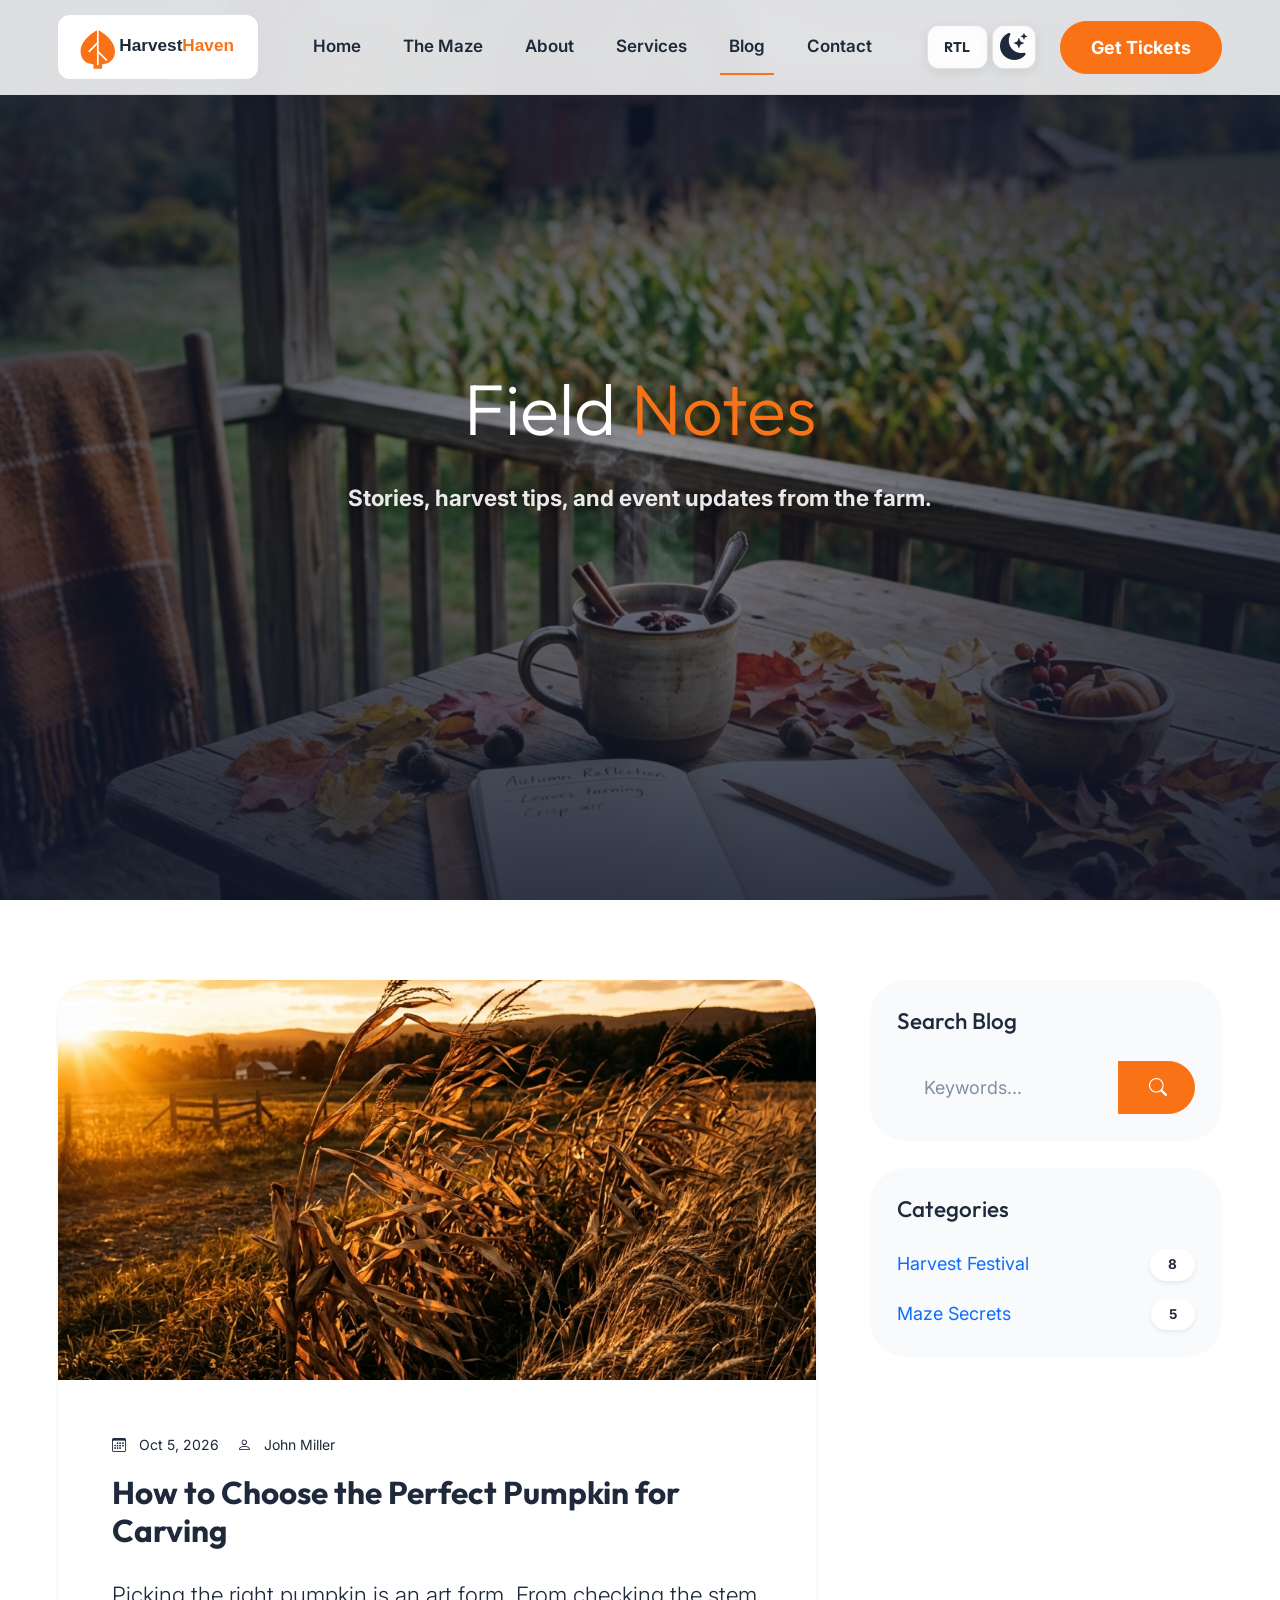
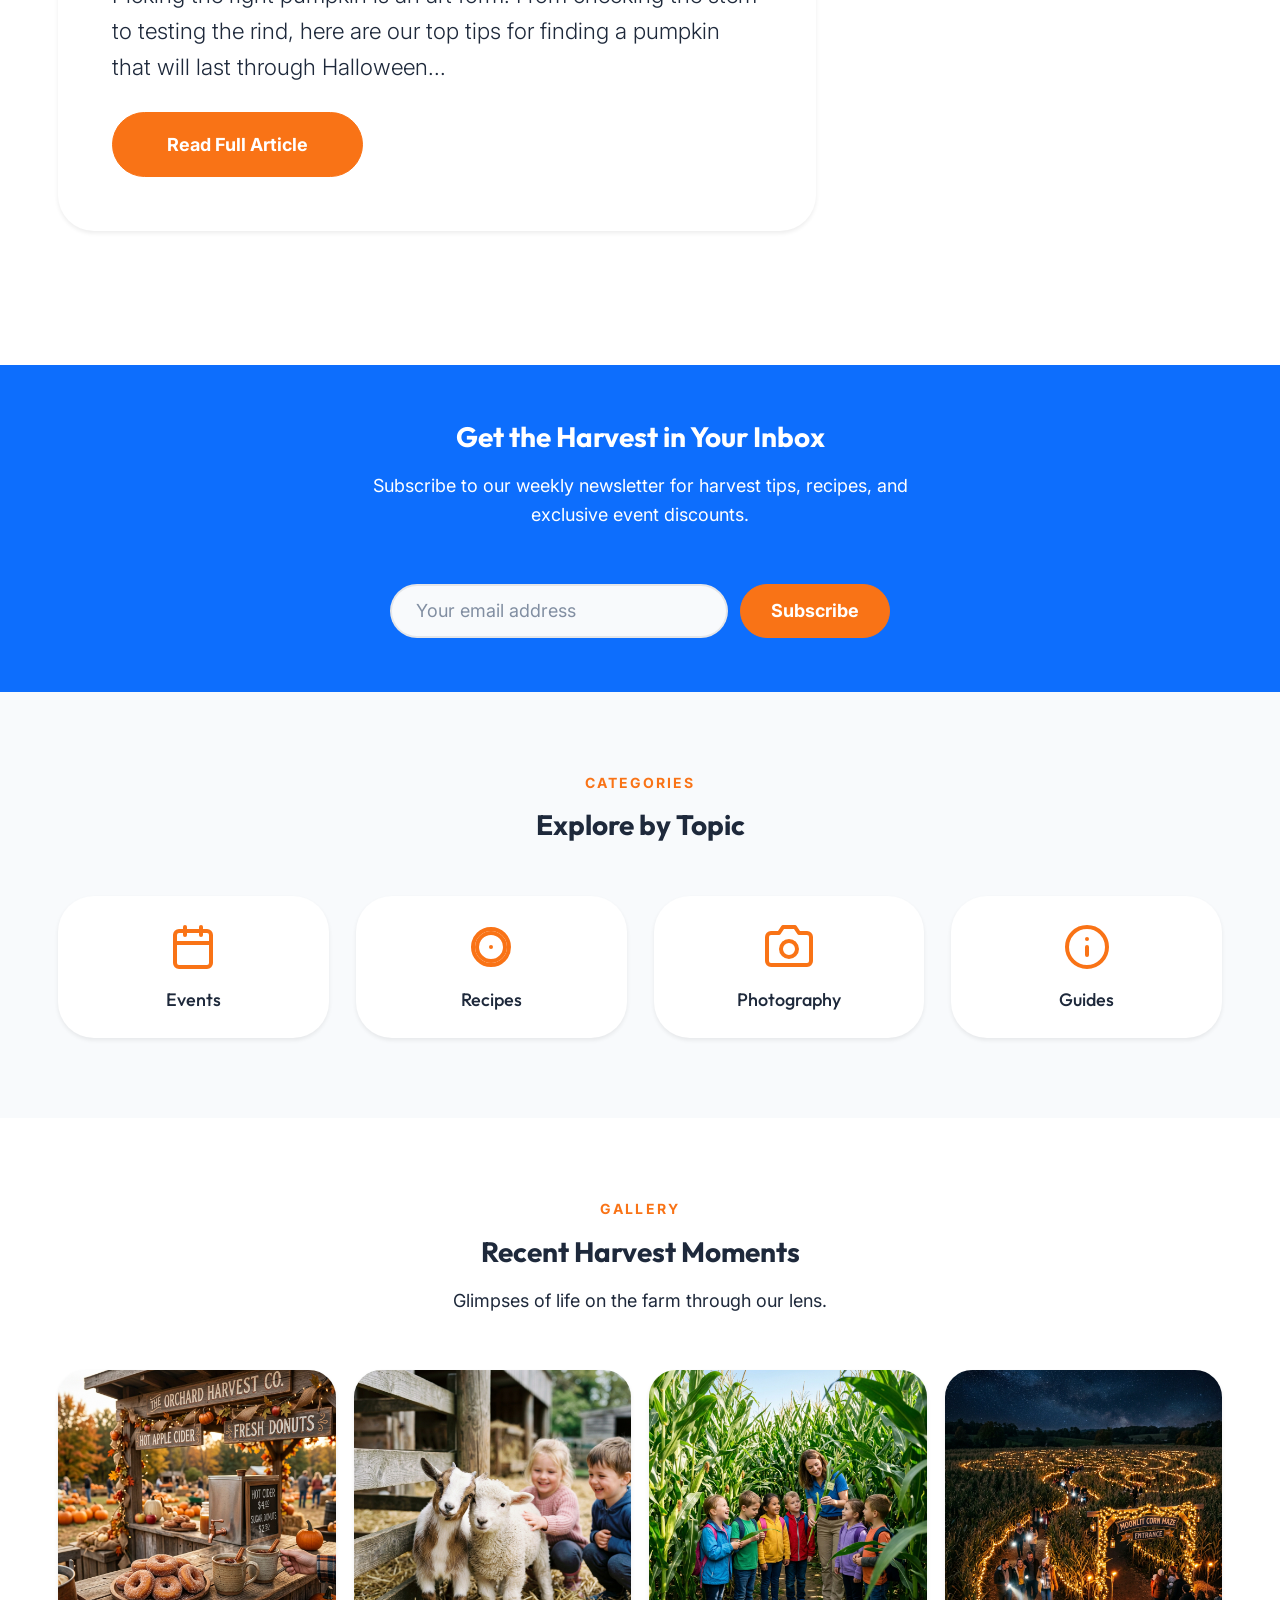
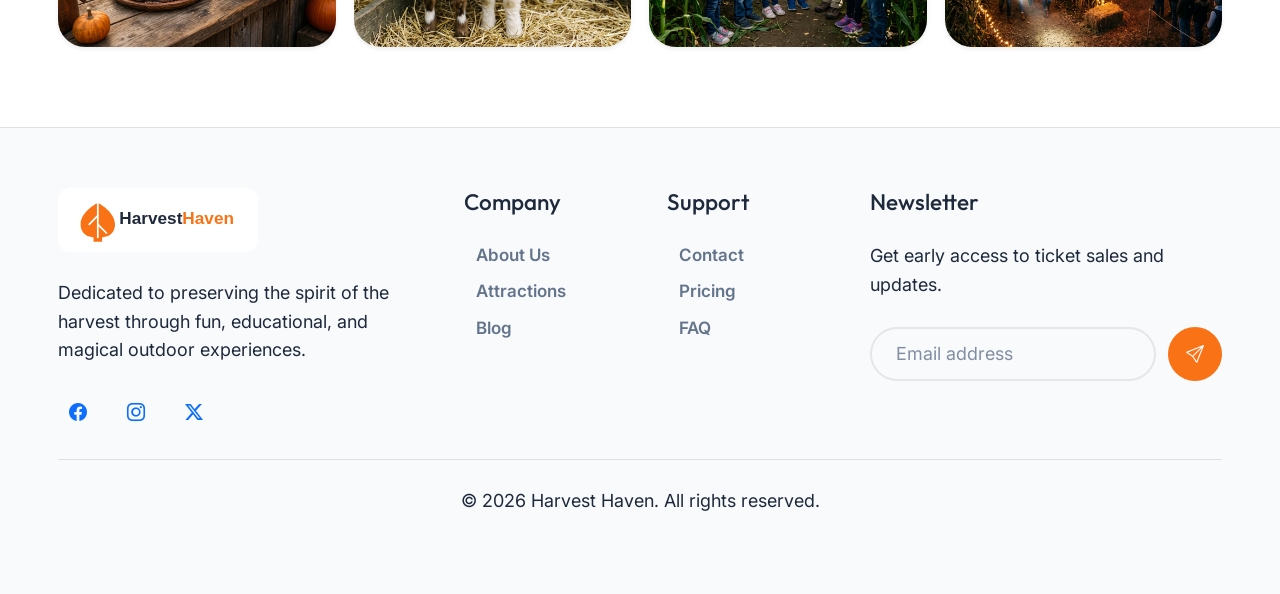
<file: blog.html>
<!DOCTYPE html>
<html lang="en" data-bs-theme="light">

<head>
    <meta charset="UTF-8">
    <meta name="viewport" content="width=device-width, initial-scale=1.0">
    <title>Harvest Blog | Harvest Haven</title>
    <meta name="description" content="Stories, harvest tips, and event updates from the farm.">

    <!-- Bootstrap 5 -->
    <link href="https://cdn.jsdelivr.net/npm/bootstrap@5.3.3/dist/css/bootstrap.min.css" rel="stylesheet">
    <!-- Bootstrap Icons -->
    <link rel="stylesheet" href="https://cdn.jsdelivr.net/npm/bootstrap-icons@1.11.3/font/bootstrap-icons.min.css">
    <!-- Custom CSS -->
    <link rel="stylesheet" href="assets/css/style.css">
    <!-- Favicon -->
    <link rel="icon" type="image/png" href="assets/images/favicon.png">
</head>

<body>

    <!-- Header / Navigation -->
    <header class="fixed-top glass">
        <nav class="navbar navbar-expand-lg container h-100">
            <button class="hamburger-btn btn border-0 d-lg-none" type="button" data-bs-toggle="offcanvas"
                data-bs-target="#offcanvasNavbar">
                <i class="bi bi-list fs-1"></i>
            </button>
            <a class="navbar-brand mx-auto ms-lg-0" href="index.html">
                <img src="assets/images/logo.svg" alt="Harvest Haven Logo" class="logo-bg">
            </a>
            <div class="desktop-nav collapse navbar-collapse justify-content-center">
                <ul class="navbar-nav mb-2 mb-lg-0">
                    <li class="nav-item"><a class="nav-link" href="index.html">Home</a></li>
                    <li class="nav-item"><a class="nav-link" href="home-2.html">The Maze</a></li>
                    <li class="nav-item"><a class="nav-link" href="about.html">About</a></li>
                    <li class="nav-item"><a class="nav-link" href="services.html">Services</a></li>
                    <li class="nav-item"><a class="nav-link active" href="blog.html">Blog</a></li>
                    <li class="nav-item"><a class="nav-link" href="contact.html">Contact</a></li>
                </ul>
            </div>
            <!-- Header Actions (RTL + Theme Toggle + CTA) -->
            <div class="header-actions d-flex align-items-center">
                <div class="d-none d-lg-flex align-items-center">
                    <button class="rtl-toggle btn me-1" title="Toggle RTL">RTL</button>
                    <button class="theme-toggle btn me-2" title="Toggle Theme">
                        <i class="bi bi-moon-stars-fill theme-icon fs-4"></i>
                    </button>
                </div>
                <a href="login.html" class="btn btn-primary d-none d-lg-block">Get Tickets</a>
            </div>
        </nav>
    </header>

    <!-- Offcanvas Mobile Menu -->
    <div class="offcanvas offcanvas-end" tabindex="-1" id="offcanvasNavbar">
        <div class="offcanvas-header border-bottom justify-content-end">
            <button type="button" class="btn-close" data-bs-dismiss="offcanvas" aria-label="Close"></button>
        </div>
        <div class="offcanvas-body">
            <ul class="navbar-nav justify-content-end flex-grow-1 pe-3">
                <li class="nav-item mb-2"><a class="nav-link" href="index.html">Home</a></li>
                <li class="nav-item mb-2"><a class="nav-link" href="home-2.html">The Maze</a></li>
                <li class="nav-item mb-2"><a class="nav-link" href="about.html">About</a></li>
                <li class="nav-item mb-2"><a class="nav-link" href="services.html">Services</a></li>
                <li class="nav-item mb-2"><a class="nav-link active" href="blog.html">Blog</a></li>
                <li class="nav-item mb-2"><a class="nav-link" href="contact.html">Contact</a></li>
            </ul>
            <div class="mt-4">
                <a href="login.html" class="btn btn-primary w-100">Get Tickets</a>
            </div>
            <div class="mt-auto pt-4 border-top">
                <div class="d-flex align-items-center justify-content-between">

                    <div class="d-flex gap-2">
                        <button class="rtl-toggle btn btn-sm">RTL</button>
                        <button class="theme-toggle btn btn-sm">
                            <i class="bi bi-moon-stars-fill theme-icon fs-5"></i>
                        </button>
                    </div>
                </div>
            </div>
        </div>
    </div>

    <main>
        <!-- Page Header -->
        <section class="page-hero">
            <div class="page-hero-bg">
                <img src="assets/images/blog_hero_bg.png" alt="Blog Hero">
            </div>
            <div class="page-hero-overlay"></div>
            <div class="container py-5">
                <h1 class="display-3 mb-4">Field <span class="text-primary">Notes</span></h1>
                <p class="lead text-white mx-auto" style="max-width: 700px;">Stories, harvest tips, and event updates
                    from the farm.</p>
            </div>
        </section>

        <section>
            <div class="container">
                <div class="row g-5">
                    <!-- Blog Posts -->
                    <div class="col-lg-8">
                        <article class="card border-0 shadow-sm rounded-5 overflow-hidden mb-5">
                            <img src="assets/images/blog_details_hero_bg.png" class="card-img-top object-fit-cover"
                                style="height: 400px;" alt="Autumn Landscape">
                            <div class="card-body p-4 p-md-5">
                                <div class="d-flex gap-3 mb-3 small">
                                    <span><i class="bi bi-calendar3 me-2"></i> Oct 5, 2026</span>
                                    <span><i class="bi bi-person me-2"></i> John Miller</span>
                                </div>
                                <h2 class="h3 fw-bold mb-4">How to Choose the Perfect Pumpkin for Carving</h2>
                                <p class="mb-4 lead readable-width text-start">Picking the right pumpkin is an art form.
                                    From checking the stem to
                                    testing the rind, here are our top tips for finding a pumpkin that will last through
                                    Halloween...</p>
                                <a href="blog-details.html" class="btn btn-primary px-5 py-3 rounded-pill">Read Full
                                    Article</a>
                            </div>
                        </article>
                    </div>

                    <!-- Sidebar -->
                    <div class="col-lg-4">
                        <div class="sticky-top" style="top: 100px;">
                            <!-- Search -->
                            <div class="card border-0 bg-light p-4 rounded-5 mb-4">
                                <h4 class="h5 mb-4">Search Blog</h4>
                                <div class="input-group">
                                    <input type="text" class="form-control bg-light border-0 rounded-start-pill ps-4"
                                        placeholder="Keywords...">
                                    <button class="btn btn-primary rounded-end-pill pe-4" type="button"><i
                                            class="bi bi-search"></i></button>
                                </div>
                            </div>

                            <!-- Categories -->
                            <div class="card border-0 bg-light p-4 rounded-5">
                                <h4 class="h5 mb-4">Categories</h4>
                                <ul class="list-unstyled mb-0">
                                    <li class="mb-3 d-flex justify-content-between align-items-center">
                                        <a href="#" class="text-decoration-none hover-primary">Harvest Festival</a>
                                        <span
                                            class="badge bg-secondary text-main rounded-pill px-3 py-2 shadow-sm">8</span>
                                    </li>
                                    <li class="mb-0 d-flex justify-content-between align-items-center">
                                        <a href="#" class="text-decoration-none hover-primary">Maze Secrets</a>
                                        <span
                                            class="badge bg-secondary text-main rounded-pill px-3 py-2 shadow-sm">5</span>
                                    </li>
                                </ul>
                            </div>
                        </div>
                    </div>
                </div>
            </div>
        </section>

        <!-- Newsletter Section -->
        <section class="bg-primary text-white py-5">
            <div class="container text-center">
                <div class="row justify-content-center">
                    <div class="col-lg-6">
                        <h2 class="section-title">Get the Harvest in Your Inbox</h2>
                        <p class="mb-5 readable-width">Subscribe to our weekly newsletter for harvest tips, recipes, and
                            exclusive
                            event discounts.</p>
                        <form class="newsletter-form mx-auto" style="max-width: 500px;">
                            <input type="email" name="email" id="newsletter-email" class="form-control text-main" placeholder="Your email address" required>
                            <button class="btn btn-primary" type="submit">Subscribe</button>
                        </form>
                    </div>
                </div>
            </div>
        </section>

        <!-- New Section 4: Popular Categories -->
        <section class="bg-light">
            <div class="container">
                <div class="text-center mb-5">
                    <span class="section-badge">Categories</span>
                    <h2 class="section-title">Explore by Topic</h2>
                </div>
                <div class="row g-4 justify-content-center">
                    <div class="col-md-3">
                        <a href="#"
                            class="card border-0 shadow-sm p-4 rounded-5 text-center text-decoration-none hover-primary">
                            <img src="data:image/svg+xml,%3Csvg xmlns='http://www.w3.org/2000/svg' width='48' height='48' viewBox='0 0 24 24' fill='none' stroke='%23f97316' stroke-width='2' stroke-linecap='round' stroke-linejoin='round'%3E%3Crect x='3' y='4' width='18' height='18' rx='2' ry='2'%3E%3C/rect%3E%3Cline x1='16' y1='2' x2='16' y2='6'%3E%3C/line%3E%3Cline x1='8' y1='2' x2='8' y2='6'%3E%3C/line%3E%3Cline x1='3' y1='10' x2='21' y2='10'%3E%3C/line%3E%3C/svg%3E"
                                alt="Events" class="mx-auto d-block mb-3" style="width: 48px; height: 48px;">
                            <h5 class="h6 text-main mb-0">Events</h5>
                        </a>
                    </div>
                    <div class="col-md-3">
                        <a href="#"
                            class="card border-0 shadow-sm p-4 rounded-5 text-center text-decoration-none hover-primary">
                            <img src="data:image/svg+xml,%3Csvg xmlns='http://www.w3.org/2000/svg' width='48' height='48' viewBox='0 0 24 24' fill='none' stroke='%23f97316' stroke-width='2' stroke-linecap='round' stroke-linejoin='round'%3E%3Ccircle cx='12' cy='12' r='7'%3E%3C/circle%3E%3Cline x1='12' y1='12' x2='12' y2='12'%3E%3C/line%3E%3Cpath d='M12 21a9 9 0 1 1 0-18 9 9 0 0 1 0 18z'%3E%3C/path%3E%3C/svg%3E"
                                alt="Recipes" class="mx-auto d-block mb-3" style="width: 48px; height: 48px;">
                            <h5 class="h6 text-main mb-0">Recipes</h5>
                        </a>
                    </div>
                    <div class="col-md-3">
                        <a href="#"
                            class="card border-0 shadow-sm p-4 rounded-5 text-center text-decoration-none hover-primary">
                            <img src="data:image/svg+xml,%3Csvg xmlns='http://www.w3.org/2000/svg' width='48' height='48' viewBox='0 0 24 24' fill='none' stroke='%23f97316' stroke-width='2' stroke-linecap='round' stroke-linejoin='round'%3E%3Cpath d='M23 19a2 2 0 0 1-2 2H3a2 2 0 0 1-2-2V7a2 2 0 0 1 2-2h4l2-3h6l2 3h4a2 2 0 0 1 2 2z'%3E%3C/path%3E%3Ccircle cx='12' cy='13' r='4'%3E%3C/circle%3E%3C/svg%3E"
                                alt="Photography" class="mx-auto d-block mb-3" style="width: 48px; height: 48px;">
                            <h5 class="h6 text-main mb-0">Photography</h5>
                        </a>
                    </div>
                    <div class="col-md-3">
                        <a href="#"
                            class="card border-0 shadow-sm p-4 rounded-5 text-center text-decoration-none hover-primary">
                            <img src="data:image/svg+xml,%3Csvg xmlns='http://www.w3.org/2000/svg' width='48' height='48' viewBox='0 0 24 24' fill='none' stroke='%23f97316' stroke-width='2' stroke-linecap='round' stroke-linejoin='round'%3E%3Ccircle cx='12' cy='12' r='10'%3E%3C/circle%3E%3Cline x1='12' y1='16' x2='12' y2='12'%3E%3C/line%3E%3Cline x1='12' y1='8' x2='12.01' y2='8'%3E%3C/line%3E%3C/svg%3E"
                                alt="Guides" class="mx-auto d-block mb-3" style="width: 48px; height: 48px;">
                            <h5 class="h6 text-main mb-0">Guides</h5>
                        </a>
                    </div>
                </div>
            </div>
        </section>

        <!-- New Section 5: Recent Harvest Moments -->
        <section>
            <div class="container">
                <div class="text-center mb-5">
                    <span class="section-badge">Gallery</span>
                    <h2 class="section-title">Recent Harvest Moments</h2>
                    <p class="readable-width">Glimpses of life on the farm through our lens.</p>
                </div>
                <div class="row g-3">
                    <div class="col-6 col-md-3">
                        <img src="assets/images/kitchen_delights.png" class="img-fluid rounded-4 shadow-sm"
                            alt="Moment 1">
                    </div>
                    <div class="col-6 col-md-3">
                        <img src="assets/images/petting_zoo.png" class="img-fluid rounded-4 shadow-sm" alt="Moment 2">
                    </div>
                    <div class="col-6 col-md-3">
                        <img src="assets/images/farm_tour.png" class="img-fluid rounded-4 shadow-sm" alt="Moment 3">
                    </div>
                    <div class="col-6 col-md-3">
                        <img src="assets/images/flashlight_maze.png" class="img-fluid rounded-4 shadow-sm"
                            alt="Moment 4">
                    </div>
                </div>
            </div>
        </section>
    </main>

    <!-- Footer -->
    <footer class="site-footer border-top">
        <div class="container">
            <div class="row g-5 mb-4">
                <!-- Column 1: Brand -->
                <div class="col-lg-4">
                    <a href="index.html" class="d-inline-block mb-4">
                        <img src="assets/images/logo.svg" alt="Harvest Haven Logo" class="logo-bg">
                    </a>
                    <p class="mb-4">Dedicated to preserving the spirit of the harvest through fun, educational, and
                        magical outdoor experiences.</p>
                    <div class="d-flex gap-3">
                        <a href="#" class="btn btn-outline-primary rounded-circle p-2"
                            style="width: 40px; height: 40px;"><i class="bi bi-facebook"></i></a>
                        <a href="#" class="btn btn-outline-primary rounded-circle p-2"
                            style="width: 40px; height: 40px;"><i class="bi bi-instagram"></i></a>
                        <a href="#" class="btn btn-outline-primary rounded-circle p-2"
                            style="width: 40px; height: 40px;"><i class="bi bi-twitter-x"></i></a>
                    </div>
                </div>
                <!-- Column 2: Company -->
                <div class="col-6 col-lg-2">
                    <h4 class="h5 mb-4">Company</h4>
                    <ul class="nav flex-column gap-2">
                        <li class="nav-item"><a href="about.html" class="nav-link p-0">About Us</a></li>
                        <li class="nav-item"><a href="services.html" class="nav-link p-0">Attractions</a></li>
                        <li class="nav-item"><a href="blog.html" class="nav-link p-0">Blog</a></li>
                    </ul>
                </div>
                <!-- Column 3: Support -->
                <div class="col-6 col-lg-2">
                    <h4 class="h5 mb-4">Support</h4>
                    <ul class="nav flex-column gap-2">
                        <li class="nav-item"><a href="contact.html" class="nav-link p-0">Contact</a></li>
                        <li class="nav-item"><a href="pricing.html" class="nav-link p-0">Pricing</a></li>
                        <li class="nav-item"><a href="404.html" class="nav-link p-0">FAQ</a></li>
                    </ul>
                </div>
                <!-- Column 4: Newsletter -->
                <div class="col-lg-4">
                    <h4 class="h5 mb-4">Newsletter</h4>
                    <p class="mb-4">Get early access to ticket sales and updates.</p>
                    <form class="newsletter-form">
                        <input type="email" class="form-control" placeholder="Email address">
                        <button class="btn btn-primary rounded-circle" type="submit"><i class="bi bi-send"></i></button>
                    </form>
                </div>
            </div>
            <div class="pt-4 border-top text-center">
                <p>&copy; 2026 Harvest Haven. All rights reserved.</p>
                <a href="#" id="back-to-top" class="btn btn-primary rounded-circle shadow-lg"><i
                        class="bi bi-chevron-up"></i></a>
            </div>
        </div>
    </footer>

    <script src="https://cdn.jsdelivr.net/npm/bootstrap@5.3.3/dist/js/bootstrap.bundle.min.js"></script>
    <script src="assets/js/main.js"></script>
</body>

</html>
</file>
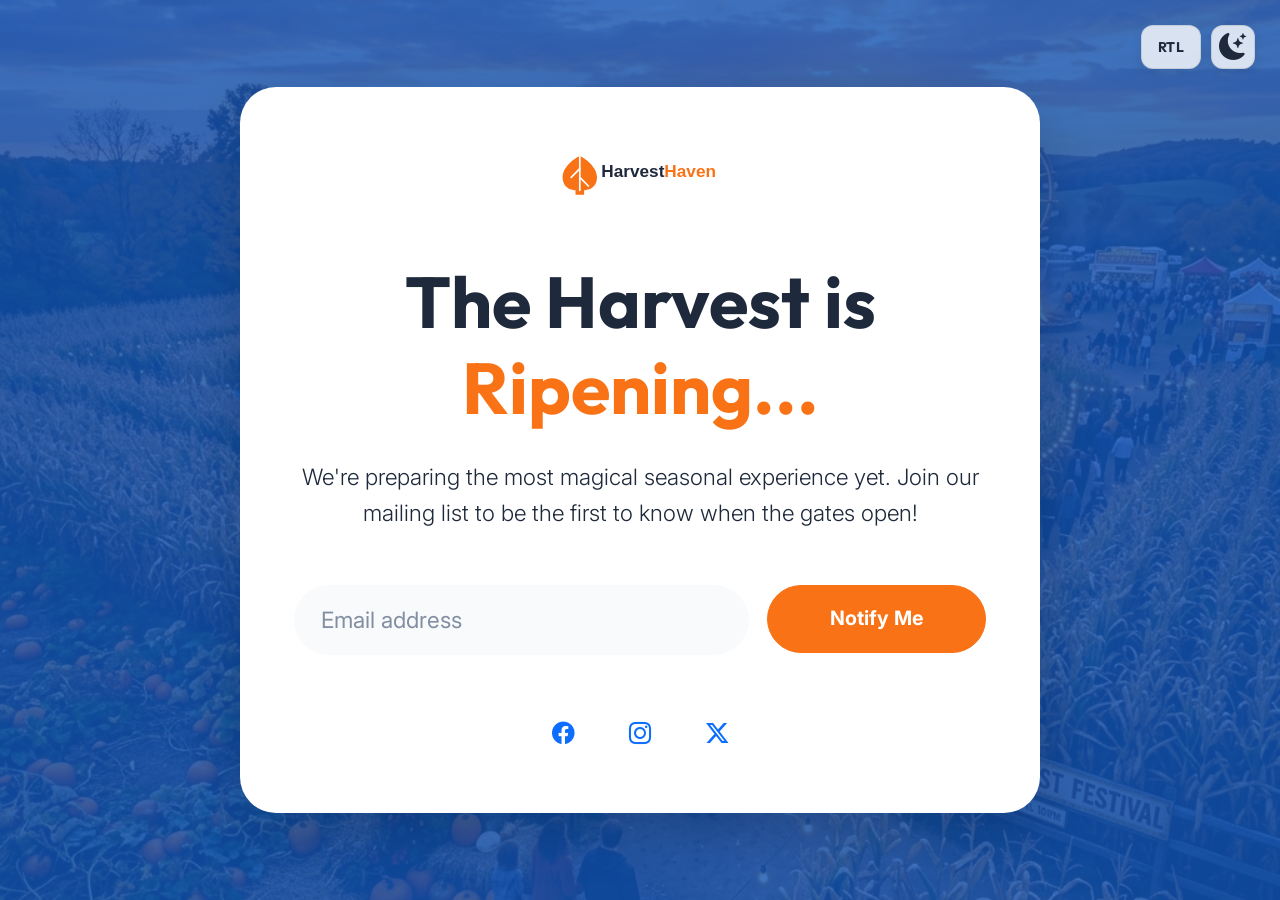
<file: coming-soon.html>
<!DOCTYPE html>
<html lang="en" data-bs-theme="light">
<head>
    <meta charset="UTF-8">
    <meta name="viewport" content="width=device-width, initial-scale=1.0">
    <title>Coming Soon | Harvest Haven</title>
    <meta name="description" content="We're preparing the most magical seasonal experience yet. Join our mailing list!">
    
    <!-- Bootstrap 5 -->
    <link href="https://cdn.jsdelivr.net/npm/bootstrap@5.3.3/dist/css/bootstrap.min.css" rel="stylesheet">
    <!-- Bootstrap Icons -->
    <link rel="stylesheet" href="https://cdn.jsdelivr.net/npm/bootstrap-icons@1.11.3/font/bootstrap-icons.min.css">
    <!-- Custom CSS -->
    <link rel="stylesheet" href="assets/css/style.css">
    <!-- Favicon -->
    <link rel="icon" type="image/png" href="assets/images/favicon.png">
</head>
<body class="bg-primary d-flex align-items-center justify-content-center min-vh-100 p-4 overflow-hidden position-relative">

    <!-- Theme Toggle -->
    <div class="auth-toggles d-flex gap-2">
        <button class="rtl-toggle btn">RTL</button>
        <button class="theme-toggle btn">
            <i class="bi bi-moon-stars-fill theme-icon fs-4"></i>
        </button>
    </div>

    <!-- Decor -->
    <div class="position-absolute top-0 start-0 w-100 h-100 z-0">
        <img src="assets/images/harvest_hero_bg.png" alt="Background" class="w-100 h-100 object-fit-cover opacity-25">
        <div class="position-absolute top-0 start-0 w-100 h-100 bg-dark opacity-25"></div>
    </div>

    <div class="card border-0 shadow-lg rounded-5 p-5 p-md-5 text-center position-relative z-1" style="max-width: 800px; width: 100%;">
        <div class="mb-5">
            <img src="assets/images/logo.svg" alt="Harvest Haven Logo" class="logo-bg">
        </div>
        
        <h1 class="display-3 fw-bold mb-4">The Harvest is <span class="text-primary">Ripening...</span></h1>
        <p class="lead mb-5">We're preparing the most magical seasonal experience yet. Join our mailing list to be the first to know when the gates open!</p>
        
        <form class="row g-3 mb-5 justify-content-center">
            <div class="col-md-8">
                <input type="email" class="form-control form-control-lg bg-light border-0 rounded-pill px-4 py-3" placeholder="Email address">
            </div>
            <div class="col-md-4">
                <button type="submit" class="btn btn-primary btn-lg w-100 rounded-pill py-3">Notify Me</button>
            </div>
        </form>
        
        <div class="d-flex justify-content-center gap-4">
            <a href="#" class="btn btn-outline-primary rounded-circle p-3 d-flex align-items-center justify-content-center" style="width: 50px; height: 50px;"><i class="bi bi-facebook fs-5"></i></a>
            <a href="#" class="btn btn-outline-primary rounded-circle p-3 d-flex align-items-center justify-content-center" style="width: 50px; height: 50px;"><i class="bi bi-instagram fs-5"></i></a>
            <a href="#" class="btn btn-outline-primary rounded-circle p-3 d-flex align-items-center justify-content-center" style="width: 50px; height: 50px;"><i class="bi bi-twitter-x fs-5"></i></a>
        </div>
    </div>

    <script src="https://cdn.jsdelivr.net/npm/bootstrap@5.3.3/dist/js/bootstrap.bundle.min.js"></script>
    <script src="assets/js/main.js"></script>
</body>
</html>
</file>
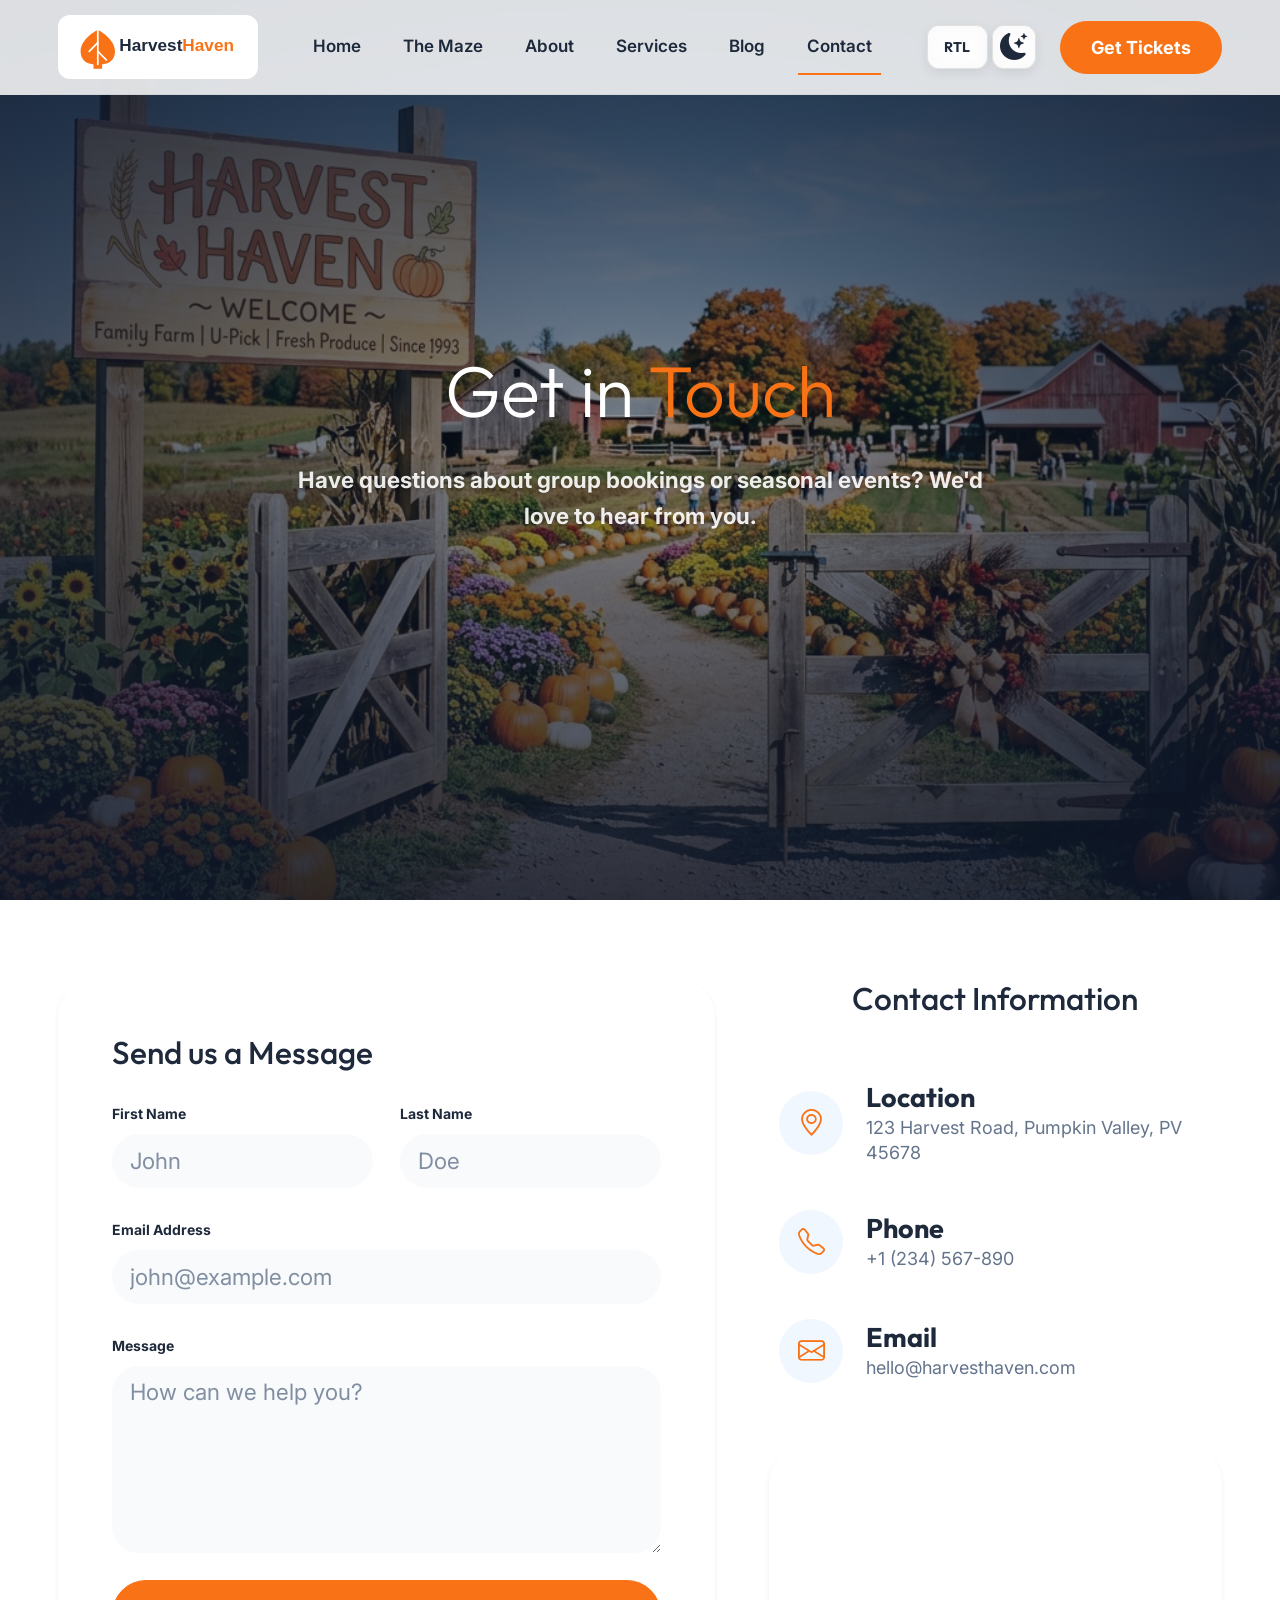
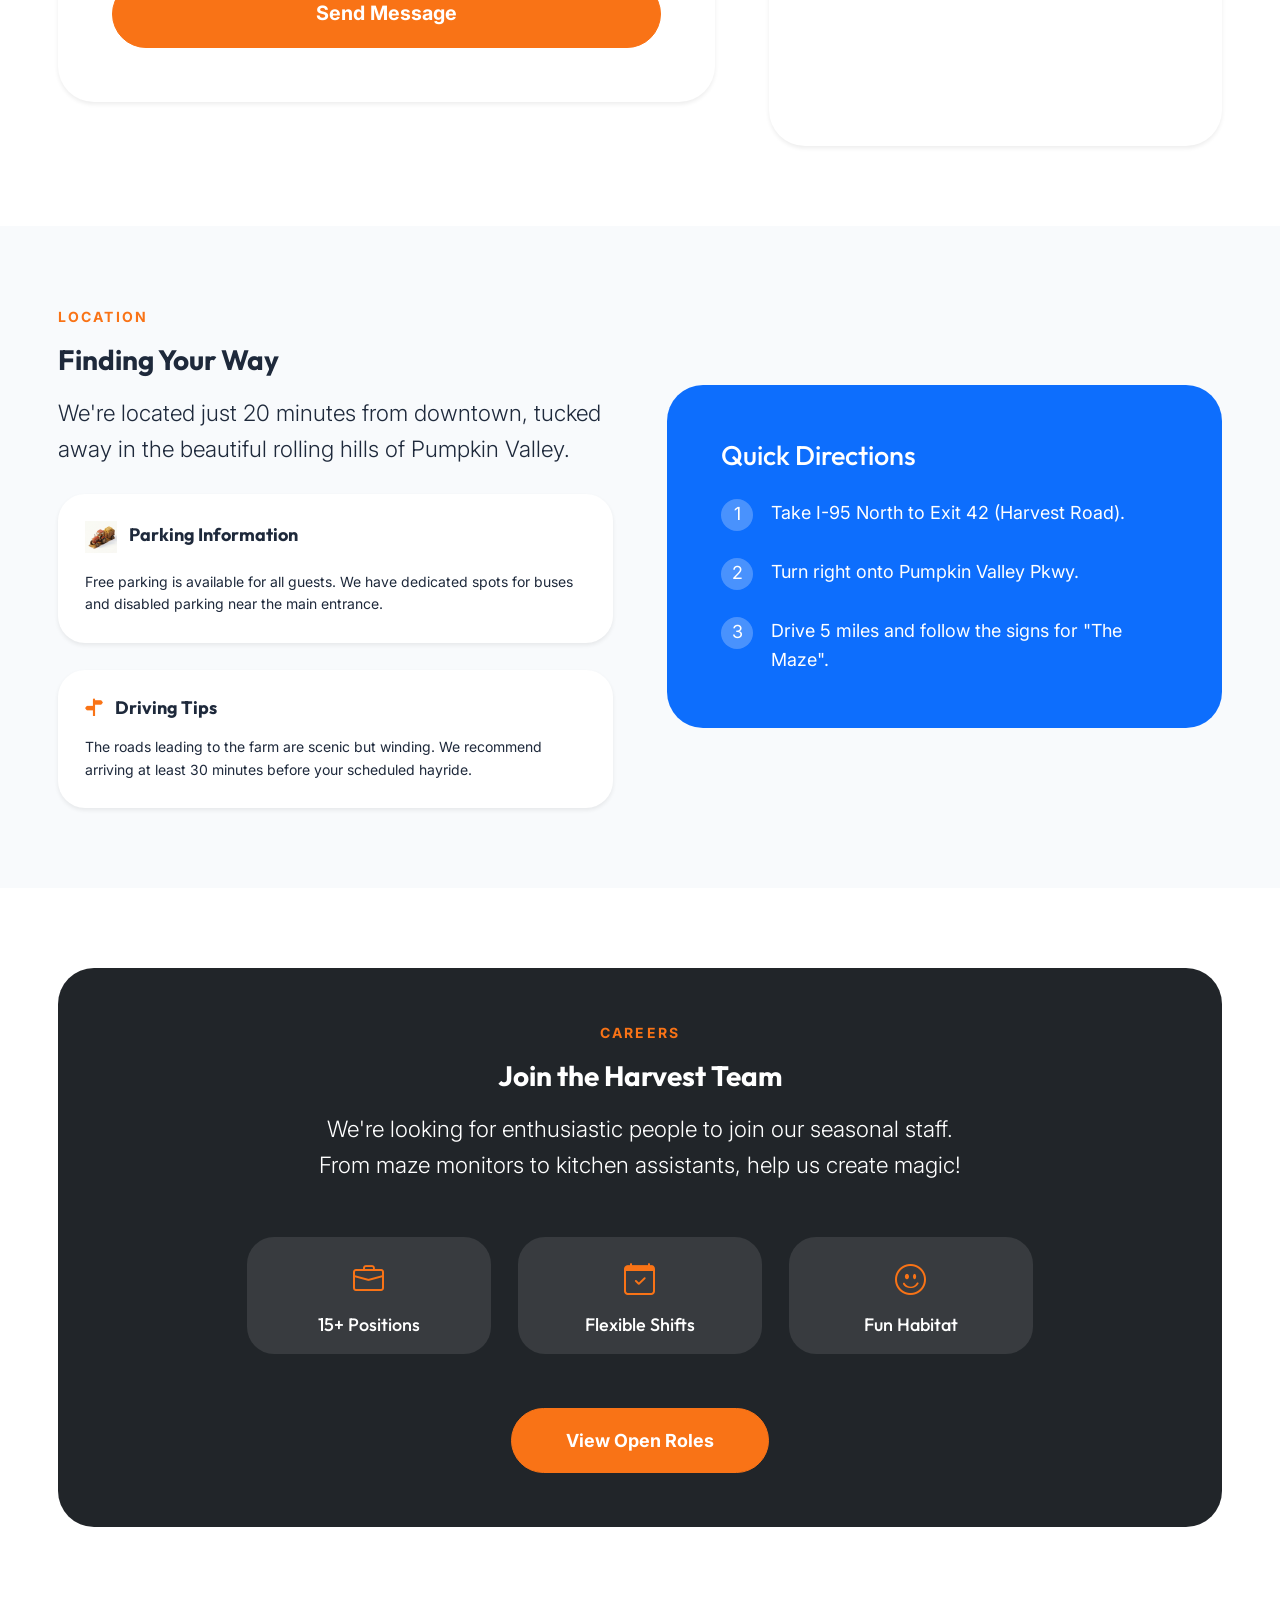
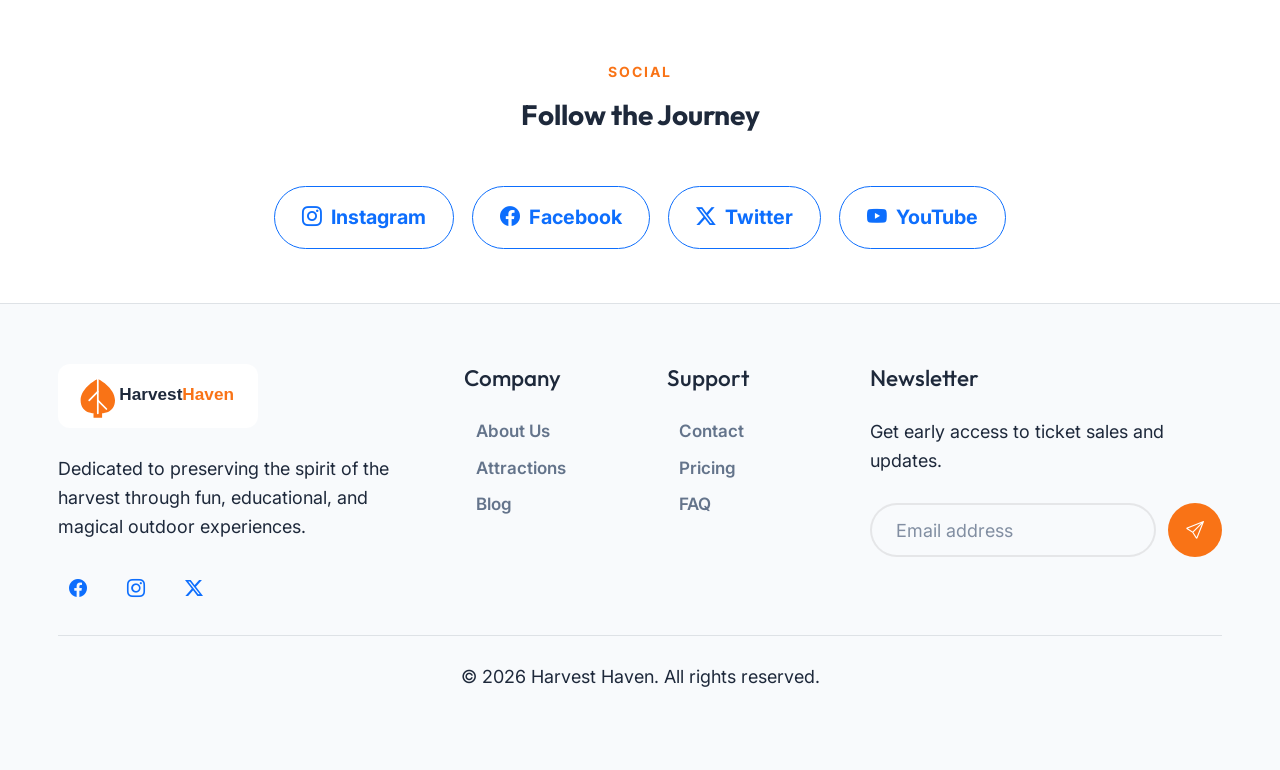
<file: contact.html>
<!DOCTYPE html>
<html lang="en" data-bs-theme="light">

<head>
    <meta charset="UTF-8">
    <meta name="viewport" content="width=device-width, initial-scale=1.0">
    <title>Contact Us | Harvest Haven</title>
    <meta name="description" content="Get in touch with Harvest Haven for bookings, events, and inquiries.">

    <!-- Bootstrap 5 -->
    <link href="https://cdn.jsdelivr.net/npm/bootstrap@5.3.3/dist/css/bootstrap.min.css" rel="stylesheet">
    <!-- Bootstrap Icons -->
    <link rel="stylesheet" href="https://cdn.jsdelivr.net/npm/bootstrap-icons@1.11.3/font/bootstrap-icons.min.css">
    <!-- Custom CSS -->
    <link rel="stylesheet" href="assets/css/style.css">
    <!-- Favicon -->
    <link rel="icon" type="image/png" href="assets/images/favicon.png">
</head>

<body>

    <!-- Header / Navigation -->
    <header class="fixed-top glass">
        <nav class="navbar navbar-expand-lg container h-100">
            <button class="hamburger-btn btn border-0 d-lg-none" type="button" data-bs-toggle="offcanvas"
                data-bs-target="#offcanvasNavbar">
                <i class="bi bi-list fs-1"></i>
            </button>
            <a class="navbar-brand mx-auto ms-lg-0" href="index.html">
                <img src="assets/images/logo.svg" alt="Harvest Haven Logo" class="logo-bg">
            </a>
            <div class="desktop-nav collapse navbar-collapse justify-content-center">
                <ul class="navbar-nav mb-2 mb-lg-0">
                    <li class="nav-item"><a class="nav-link" href="index.html">Home</a></li>
                    <li class="nav-item"><a class="nav-link" href="home-2.html">The Maze</a></li>
                    <li class="nav-item"><a class="nav-link" href="about.html">About</a></li>
                    <li class="nav-item"><a class="nav-link" href="services.html">Services</a></li>
                    <li class="nav-item"><a class="nav-link" href="blog.html">Blog</a></li>
                    <li class="nav-item"><a class="nav-link active" href="contact.html">Contact</a></li>
                </ul>
            </div>
            <!-- Header Actions (RTL + Theme Toggle + CTA) -->
            <div class="header-actions d-flex align-items-center">
                <div class="d-none d-lg-flex align-items-center">
                    <button class="rtl-toggle btn me-1" title="Toggle RTL">RTL</button>
                    <button class="theme-toggle btn me-2" title="Toggle Theme">
                        <i class="bi bi-moon-stars-fill theme-icon fs-4"></i>
                    </button>
                </div>
                <a href="login.html" class="btn btn-primary d-none d-lg-block">Get Tickets</a>
            </div>
        </nav>
    </header>

    <!-- Offcanvas Mobile Menu -->
    <div class="offcanvas offcanvas-end" tabindex="-1" id="offcanvasNavbar">
        <div class="offcanvas-header border-bottom justify-content-end">
            <button type="button" class="btn-close" data-bs-dismiss="offcanvas" aria-label="Close"></button>
        </div>
        <div class="offcanvas-body">
            <ul class="navbar-nav justify-content-end flex-grow-1 pe-3">
                <li class="nav-item mb-2"><a class="nav-link" href="index.html">Home</a></li>
                <li class="nav-item mb-2"><a class="nav-link" href="home-2.html">The Maze</a></li>
                <li class="nav-item mb-2"><a class="nav-link" href="about.html">About</a></li>
                <li class="nav-item mb-2"><a class="nav-link" href="services.html">Services</a></li>
                <li class="nav-item mb-2"><a class="nav-link" href="blog.html">Blog</a></li>
                <li class="nav-item mb-2"><a class="nav-link active" href="contact.html">Contact</a></li>
            </ul>
            <div class="mt-4">
                <a href="login.html" class="btn btn-primary w-100">Get Tickets</a>
            </div>
            <div class="mt-auto pt-4 border-top">
                <div class="d-flex align-items-center justify-content-between">

                    <div class="d-flex gap-2">
                        <button class="rtl-toggle btn btn-sm">RTL</button>
                        <button class="theme-toggle btn btn-sm">
                            <i class="bi bi-moon-stars-fill theme-icon fs-5"></i>
                        </button>
                    </div>
                </div>
            </div>
        </div>
    </div>

    <main>
        <!-- Page Header -->
        <section class="page-hero">
            <div class="page-hero-bg">
                <img src="assets/images/contact_hero_bg.png" alt="Contact Hero">
            </div>
            <div class="page-hero-overlay"></div>
            <div class="container py-5">
                <h1 class="display-3 mb-4">Get in <span class="text-primary">Touch</span></h1>
                <p class="lead text-white mx-auto" style="max-width: 700px;">Have questions about group bookings or
                    seasonal events? We'd love to hear from you.</p>
            </div>
        </section>

        <!-- Contact Form Section -->
        <section>
            <div class="container">
                <div class="row g-5">
                    <!-- Contact Form -->
                    <div class="col-lg-7">
                        <div class="card border-0 shadow-sm p-4 p-md-5 rounded-5">
                            <h2 class="h3 mb-4 text-center text-lg-start">Send us a Message</h2>
                            <form action="#" class="row g-4">
                                <div class="col-md-6">
                                    <label class="form-label fw-bold small">First Name</label>
                                    <input type="text" class="form-control form-control-lg bg-light border-0 rounded-4"
                                        placeholder="John">
                                </div>
                                <div class="col-md-6">
                                    <label class="form-label fw-bold small">Last Name</label>
                                    <input type="text" class="form-control form-control-lg bg-light border-0 rounded-4"
                                        placeholder="Doe">
                                </div>
                                <div class="col-12">
                                    <label class="form-label fw-bold small">Email Address</label>
                                    <input type="email" class="form-control form-control-lg bg-light border-0 rounded-4"
                                        placeholder="john@example.com">
                                </div>
                                <div class="col-12">
                                    <label class="form-label fw-bold small">Message</label>
                                    <textarea class="form-control form-control-lg bg-light border-0 rounded-4" rows="5"
                                        placeholder="How can we help you?"></textarea>
                                </div>
                                <div class="col-12">
                                    <button type="submit"
                                        class="btn btn-primary btn-lg px-5 py-3 rounded-pill w-100">Send
                                        Message</button>
                                </div>
                            </form>
                        </div>
                    </div>

                    <!-- Contact Info & Map -->
                    <div class="col-lg-5">
                        <div class="contact-info-wrapper">
                            <h2 class="h3 mb-5 text-center">Contact Information</h2>

                            <!-- Location -->
                            <div class="contact-info-item d-flex align-items-center mb-4">
                                <div class="contact-info-icon">
                                    <i class="bi bi-geo-alt"></i>
                                </div>
                                <div class="contact-info-text text-start">
                                    <h4 class="mb-0">Location</h4>
                                    <p class="mb-0">123 Harvest Road, Pumpkin Valley, PV 45678</p>
                                </div>
                            </div>

                            <!-- Phone -->
                            <div class="contact-info-item d-flex align-items-center mb-4">
                                <div class="contact-info-icon">
                                    <i class="bi bi-telephone"></i>
                                </div>
                                <div class="contact-info-text text-start">
                                    <h4 class="mb-0">Phone</h4>
                                    <p class="mb-0">+1 (234) 567-890</p>
                                </div>
                            </div>

                            <!-- Email -->
                            <div class="contact-info-item d-flex align-items-center mb-5">
                                <div class="contact-info-icon">
                                    <i class="bi bi-envelope"></i>
                                </div>
                                <div class="contact-info-text text-start">
                                    <h4 class="mb-0">Email</h4>
                                    <p class="mb-0">hello@harvesthaven.com</p>
                                </div>
                            </div>
                        </div>


                        <!-- Map -->
                        <div class="rounded-5 overflow-hidden shadow-sm" style="height: 300px;">
                            <iframe
                                src="https://www.google.com/maps/embed?pb=!1m18!1m12!1m3!1d3022.1422937611493!2d-73.98731968459391!3d40.75889497932681!2m3!1f0!2f0!3f0!3m2!1i1024!2i768!4f13.1!3m3!1m2!1s0x89c25855c6480293%3A0x5117f70618259685!2sTimes%20Square!5e0!3m2!1sen!2sus!4v1680000000000!5m2!1sen!2sus"
                                width="100%" height="100%" style="border:0;" allowfullscreen="" loading="lazy"></iframe>
                        </div>
                    </div>
                </div>
            </div>
        </section>

        <!-- New Section 3: Directions & Parking -->
        <section class="bg-light">
            <div class="container">
                <div class="row align-items-center g-5">
                    <div class="col-lg-6 text-center text-lg-start">
                        <span class="section-badge">Location</span>
                        <h2 class="section-title">Finding Your Way</h2>
                        <p class="lead mb-4 readable-width text-start">We're located just 20 minutes from downtown,
                            tucked away in the
                            beautiful rolling hills of Pumpkin Valley.</p>
                        <div class="p-4 bg-secondary rounded-4 shadow-sm mb-4">
                            <h5 class="h6 fw-bold mb-3"><img src="assets/images/icons/hayride.png" alt="Parking"
                                    class="icon-image me-2" style="width: 32px; height: 32px;"> Parking Information</h5>
                            <p class="small mb-0">Free parking is available for all guests. We have dedicated
                                spots for buses and disabled parking near the main entrance.</p>
                        </div>
                        <div class="p-4 bg-secondary rounded-4 shadow-sm">
                            <h5 class="h6 fw-bold mb-3"><i class="bi bi-signpost-split-fill text-primary me-2"></i>
                                Driving Tips</h5>
                            <p class="small mb-0">The roads leading to the farm are scenic but winding. We
                                recommend arriving at least 30 minutes before your scheduled hayride.</p>
                        </div>
                    </div>
                    <div class="col-lg-6">
                        <div class="card border-0 bg-primary text-white p-5 rounded-5">
                            <h3 class="h4 mb-4">Quick Directions</h3>
                            <ul class="list-unstyled mb-0">
                                <li class="mb-4 d-flex gap-3">
                                    <div class="bg-white bg-opacity-25 rounded-circle"
                                        style="width: 32px; height: 32px; flex-shrink: 0; display: flex; align-items: center; justify-content: center;">
                                        1</div>
                                    <p class="mb-0">Take I-95 North to Exit 42 (Harvest Road).</p>
                                </li>
                                <li class="mb-4 d-flex gap-3">
                                    <div class="bg-white bg-opacity-25 rounded-circle"
                                        style="width: 32px; height: 32px; flex-shrink: 0; display: flex; align-items: center; justify-content: center;">
                                        2</div>
                                    <p class="mb-0">Turn right onto Pumpkin Valley Pkwy.</p>
                                </li>
                                <li class="d-flex gap-3">
                                    <div class="bg-white bg-opacity-25 rounded-circle"
                                        style="width: 32px; height: 32px; flex-shrink: 0; display: flex; align-items: center; justify-content: center;">
                                        3</div>
                                    <p class="mb-0">Drive 5 miles and follow the signs for "The Maze".</p>
                                </li>
                            </ul>
                        </div>
                    </div>
                </div>
            </div>
        </section>

        <!-- New Section 4: Careers -->
        <section>
            <div class="container text-center">
                <div class="bg-dark text-white p-5 rounded-5 overflow-hidden position-relative careers-card">
                    <div class="position-relative z-1">
                        <span class="section-badge">Careers</span>
                        <h2 class="section-title text-white">Join the Harvest Team</h2>
                        <p class="lead mb-5 mx-auto readable-width">We're looking for enthusiastic
                            people to join our seasonal staff. From maze monitors to kitchen assistants, help us create
                            magic!</p>
                        <div class="row g-4 justify-content-center mb-5">
                            <div class="col-md-3">
                                <div class="p-3 bg-white bg-opacity-10 rounded-4">
                                    <i class="bi bi-briefcase fs-3 text-primary d-block mb-2"></i>
                                    <h5 class="h6 mb-0">15+ Positions</h5>
                                </div>
                            </div>
                            <div class="col-md-3">
                                <div class="p-3 bg-white bg-opacity-10 rounded-4">
                                    <i class="bi bi-calendar-check fs-3 text-primary d-block mb-2"></i>
                                    <h5 class="h6 mb-0">Flexible Shifts</h5>
                                </div>
                            </div>
                            <div class="col-md-3">
                                <div class="p-3 bg-white bg-opacity-10 rounded-4">
                                    <i class="bi bi-emoji-smile fs-3 text-primary d-block mb-2"></i>
                                    <h5 class="h6 mb-0">Fun Habitat</h5>
                                </div>
                            </div>
                        </div>
                        <a href="#" class="btn btn-primary px-5 py-3 rounded-pill careers-btn">View Open Roles</a>
                    </div>
                </div>
            </div>
        </section>

        <!-- New Section 5: Connect with Us -->
        <section class="py-5">
            <div class="container text-center">
                <span class="section-badge text-center">Social</span>
                <h2 class="section-title text-center mb-5">Follow the Journey</h2>
                <div class="btn-group-responsive justify-content-center">
                    <a href="#" class="btn btn-outline-primary btn-lg rounded-pill px-4"><i
                            class="bi bi-instagram me-2"></i> Instagram</a>
                    <a href="#" class="btn btn-outline-primary btn-lg rounded-pill px-4"><i
                            class="bi bi-facebook me-2"></i> Facebook</a>
                    <a href="#" class="btn btn-outline-primary btn-lg rounded-pill px-4"><i
                            class="bi bi-twitter-x me-2"></i> Twitter</a>
                    <a href="#" class="btn btn-outline-primary btn-lg rounded-pill px-4"><i
                            class="bi bi-youtube me-2"></i> YouTube</a>
                </div>
            </div>
        </section>
    </main>

    <!-- Footer -->
    <footer class="site-footer border-top">
        <div class="container">
            <div class="row g-5 mb-4">
                <!-- Column 1: Brand -->
                <div class="col-lg-4">
                    <a href="index.html" class="d-inline-block mb-4">
                        <img src="assets/images/logo.svg" alt="Harvest Haven Logo" class="logo-bg">
                    </a>
                    <p class="mb-4">Dedicated to preserving the spirit of the harvest through fun,
                        educational, and magical outdoor experiences.</p>
                    <div class="d-flex gap-3">
                        <a href="#" class="btn btn-outline-primary rounded-circle p-2"
                            style="width: 40px; height: 40px;"><i class="bi bi-facebook"></i></a>
                        <a href="#" class="btn btn-outline-primary rounded-circle p-2"
                            style="width: 40px; height: 40px;"><i class="bi bi-instagram"></i></a>
                        <a href="#" class="btn btn-outline-primary rounded-circle p-2"
                            style="width: 40px; height: 40px;"><i class="bi bi-twitter-x"></i></a>
                    </div>
                </div>
                <!-- Column 2: Company -->
                <div class="col-6 col-lg-2">
                    <h4 class="h5 mb-4">Company</h4>
                    <ul class="nav flex-column gap-2">
                        <li class="nav-item"><a href="about.html" class="nav-link p-0">About Us</a></li>
                        <li class="nav-item"><a href="services.html" class="nav-link p-0">Attractions</a>
                        </li>
                        <li class="nav-item"><a href="blog.html" class="nav-link p-0">Blog</a></li>
                    </ul>
                </div>
                <!-- Column 3: Support -->
                <div class="col-6 col-lg-2">
                    <h4 class="h5 mb-4">Support</h4>
                    <ul class="nav flex-column gap-2">
                        <li class="nav-item"><a href="contact.html" class="nav-link p-0">Contact</a></li>
                        <li class="nav-item"><a href="pricing.html" class="nav-link p-0">Pricing</a></li>
                        <li class="nav-item"><a href="404.html" class="nav-link p-0">FAQ</a></li>
                    </ul>
                </div>
                <!-- Column 4: Newsletter -->
                <div class="col-lg-4">
                    <h4 class="h5 mb-4">Newsletter</h4>
                    <p class="mb-4">Get early access to ticket sales and updates.</p>
                    <form class="newsletter-form">
                        <input type="email" class="form-control" placeholder="Email address">
                        <button class="btn btn-primary rounded-circle" type="submit"><i class="bi bi-send"></i></button>
                    </form>
                </div>
            </div>
            <div class="pt-4 border-top text-center">
                <p>&copy; 2026 Harvest Haven. All rights reserved.</p>
                <a href="#" id="back-to-top" class="btn btn-primary rounded-circle shadow-lg"><i
                        class="bi bi-chevron-up"></i></a>
            </div>
        </div>
    </footer>

    <script src="https://cdn.jsdelivr.net/npm/bootstrap@5.3.3/dist/js/bootstrap.bundle.min.js"></script>
    <script src="assets/js/main.js"></script>
</body>

</html>
</file>
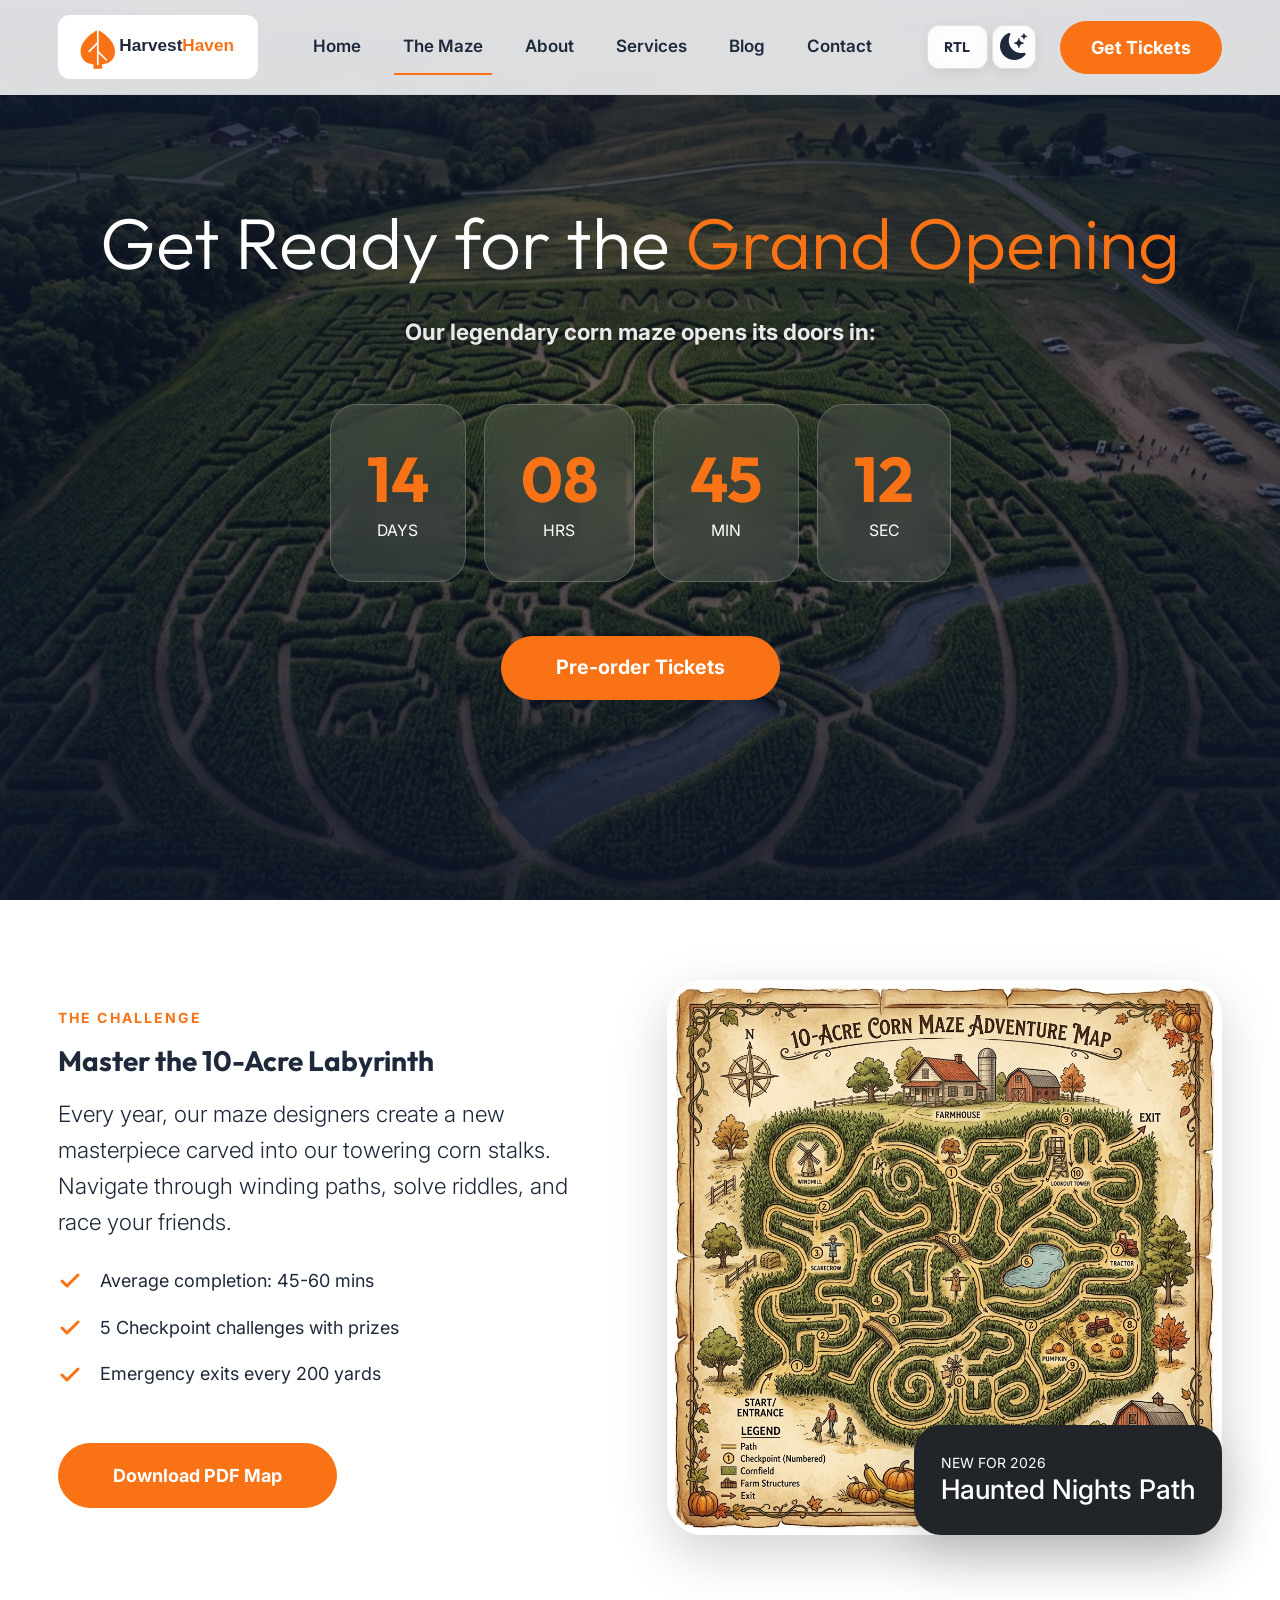
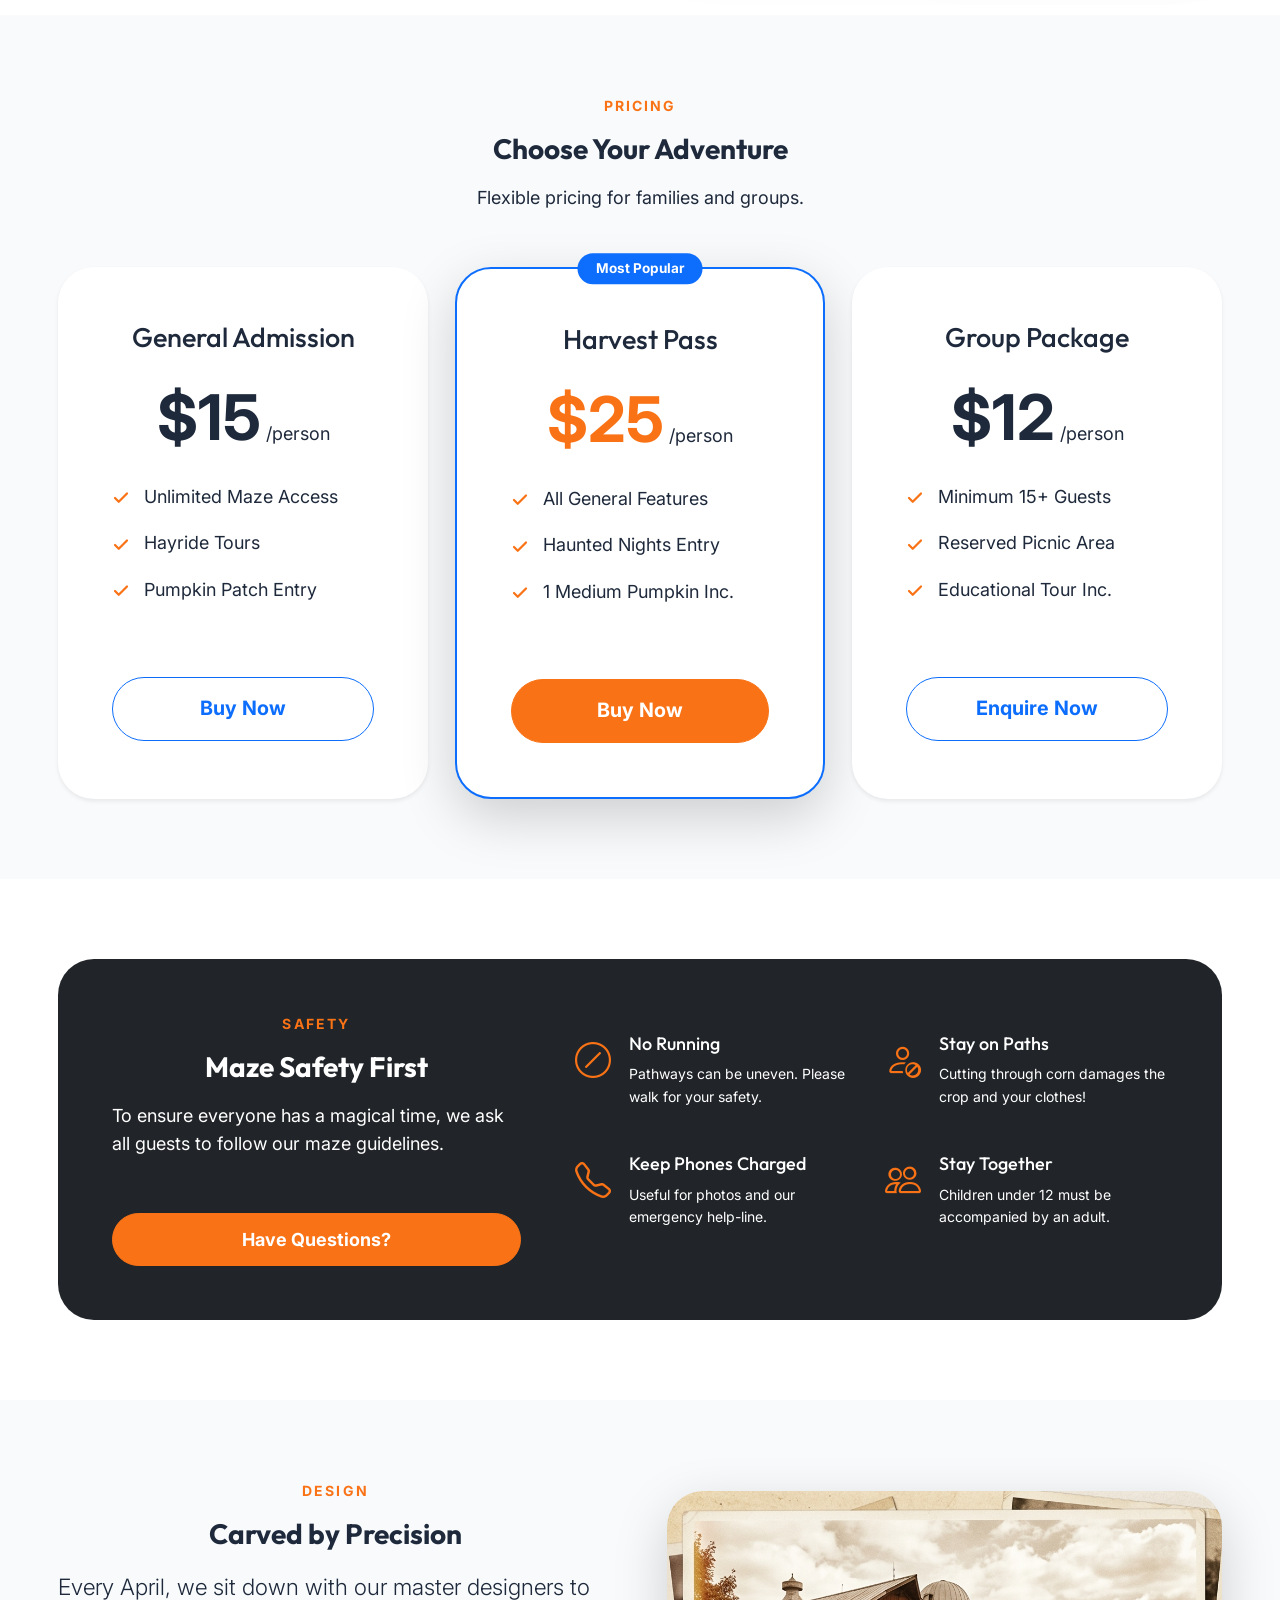
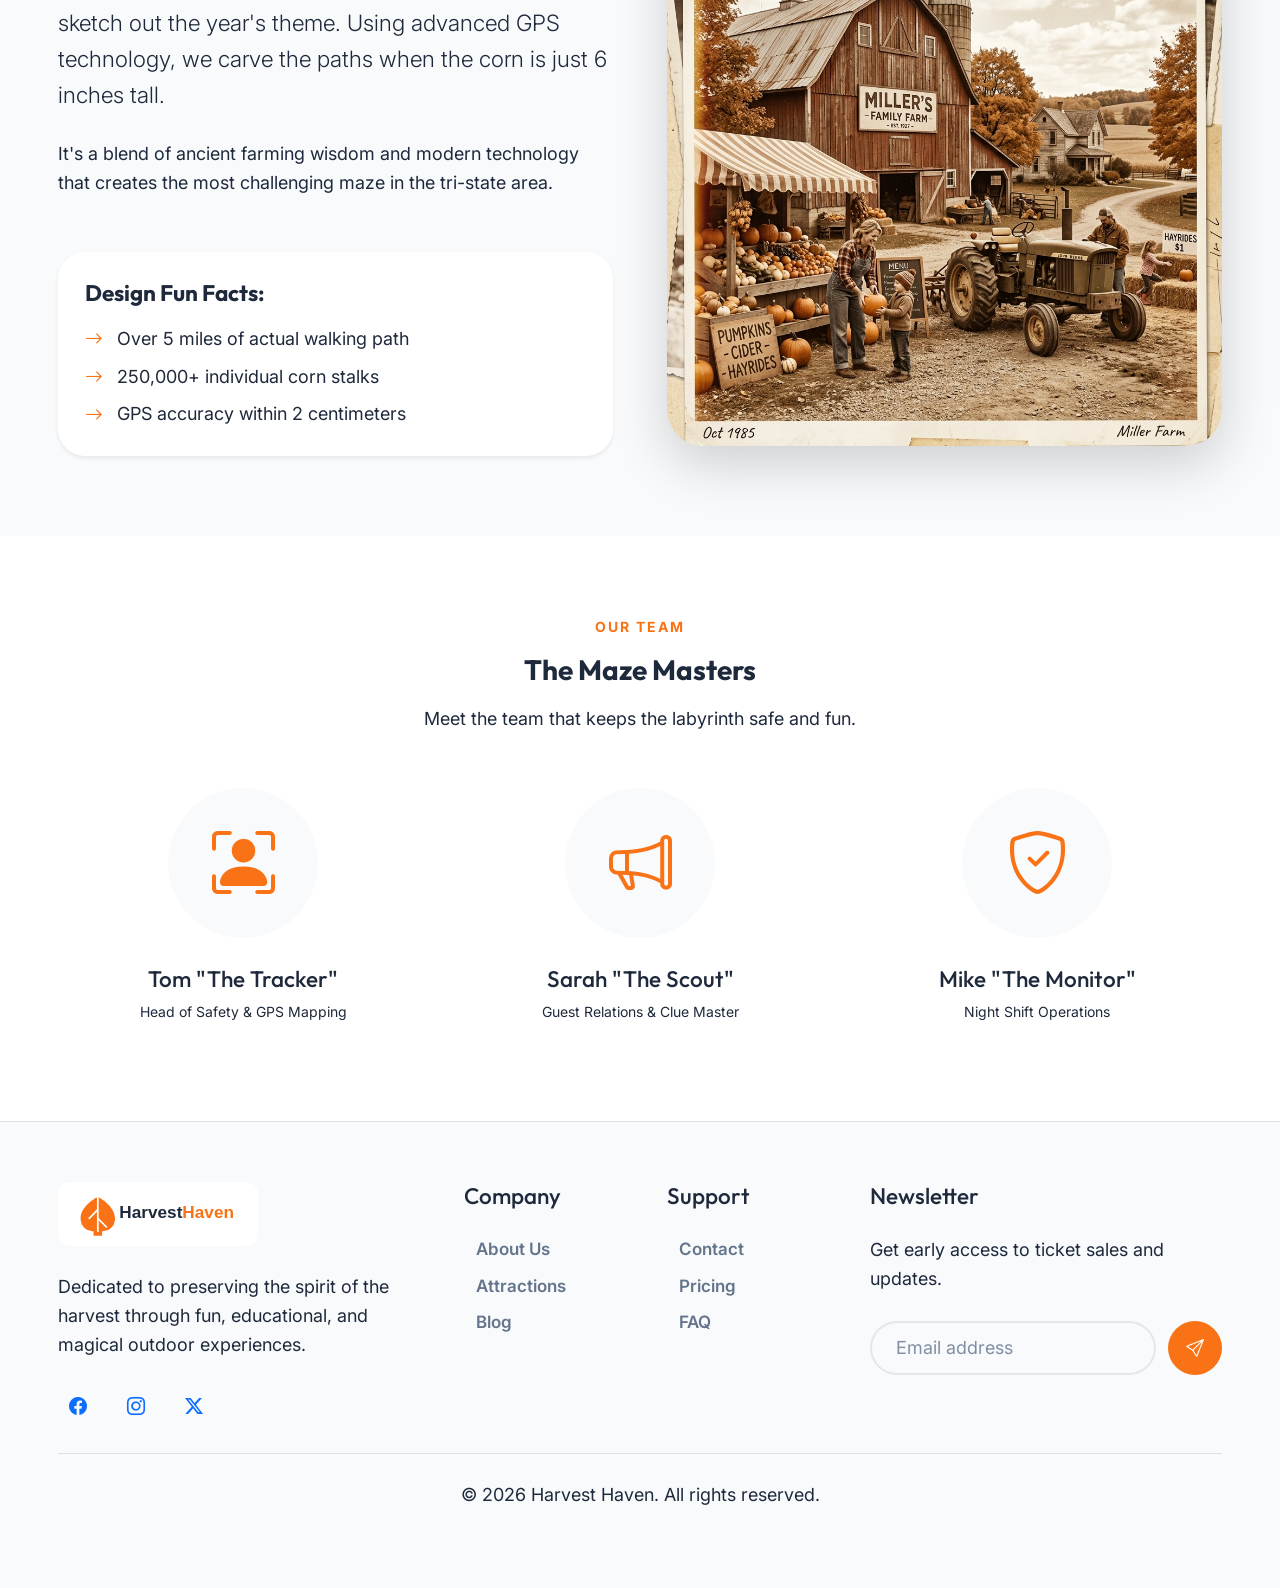
<file: home-2.html>
<!DOCTYPE html>
<html lang="en" data-bs-theme="light">

<head>
    <meta charset="UTF-8">
    <meta name="viewport" content="width=device-width, initial-scale=1.0">
    <title>The Maze Adventure | Harvest Haven</title>
    <meta name="description" content="Explore the legendary Harvest Haven corn maze.">

    <!-- Bootstrap 5 -->
    <link href="https://cdn.jsdelivr.net/npm/bootstrap@5.3.3/dist/css/bootstrap.min.css" rel="stylesheet">
    <!-- Bootstrap Icons -->
    <link rel="stylesheet" href="https://cdn.jsdelivr.net/npm/bootstrap-icons@1.11.3/font/bootstrap-icons.min.css">
    <!-- Custom CSS -->
    <link rel="stylesheet" href="assets/css/style.css">
    <!-- Favicon -->
    <link rel="icon" type="image/png" href="assets/images/favicon.png">
</head>

<body>

    <!-- Header / Navigation -->
    <header class="fixed-top glass">
        <nav class="navbar navbar-expand-lg container h-100">
            <button class="hamburger-btn btn border-0 d-lg-none" type="button" data-bs-toggle="offcanvas"
                data-bs-target="#offcanvasNavbar">
                <i class="bi bi-list fs-1"></i>
            </button>
            <a class="navbar-brand mx-auto ms-lg-0" href="index.html">
                <img src="assets/images/logo.svg" alt="Harvest Haven Logo" class="logo-bg">
            </a>
            <div class="desktop-nav collapse navbar-collapse justify-content-center">
                <ul class="navbar-nav mb-2 mb-lg-0">
                    <li class="nav-item"><a class="nav-link" href="index.html">Home</a></li>
                    <li class="nav-item"><a class="nav-link active" href="home-2.html">The Maze</a></li>
                    <li class="nav-item"><a class="nav-link" href="about.html">About</a></li>
                    <li class="nav-item"><a class="nav-link" href="services.html">Services</a></li>
                    <li class="nav-item"><a class="nav-link" href="blog.html">Blog</a></li>
                    <li class="nav-item"><a class="nav-link" href="contact.html">Contact</a></li>
                </ul>
            </div>
            <!-- Header Actions (RTL + Theme Toggle + CTA) -->
            <div class="header-actions d-flex align-items-center">
                <div class="d-none d-lg-flex align-items-center">
                    <button class="rtl-toggle btn me-1" title="Toggle RTL">RTL</button>
                    <button class="theme-toggle btn me-2" title="Toggle Theme">
                        <i class="bi bi-moon-stars-fill theme-icon fs-4"></i>
                    </button>
                </div>
                <a href="login.html" class="btn btn-primary d-none d-lg-block">Get Tickets</a>
            </div>
        </nav>
    </header>

    <!-- Offcanvas Mobile Menu -->
    <div class="offcanvas offcanvas-end" tabindex="-1" id="offcanvasNavbar">
        <div class="offcanvas-header border-bottom justify-content-end">
            <button type="button" class="btn-close" data-bs-dismiss="offcanvas" aria-label="Close"></button>
        </div>
        <div class="offcanvas-body">
            <ul class="navbar-nav justify-content-end flex-grow-1 pe-3">
                <li class="nav-item mb-2"><a class="nav-link" href="index.html">Home</a></li>
                <li class="nav-item mb-2"><a class="nav-link active" href="home-2.html">The Maze</a></li>
                <li class="nav-item mb-2"><a class="nav-link" href="about.html">About</a></li>
                <li class="nav-item mb-2"><a class="nav-link" href="services.html">Services</a></li>
                <li class="nav-item mb-2"><a class="nav-link" href="blog.html">Blog</a></li>
                <li class="nav-item mb-2"><a class="nav-link" href="contact.html">Contact</a></li>
            </ul>
            <div class="mt-4">
                <a href="login.html" class="btn btn-primary w-100">Get Tickets</a>
            </div>
            <div class="mt-auto pt-4 border-top">
                <div class="d-flex align-items-center justify-content-between">

                    <div class="d-flex gap-2">
                        <button class="rtl-toggle btn btn-sm">RTL</button>
                        <button class="theme-toggle btn btn-sm">
                            <i class="bi bi-moon-stars-fill theme-icon fs-5"></i>
                        </button>
                    </div>
                </div>
            </div>
        </div>
    </div>

    <main>
        <!-- Niche Hero / Countdown -->
        <!-- Niche Hero / Countdown -->
        <section class="page-hero">
            <div class="page-hero-bg">
                <img src="assets/images/maze_hero_bg.png" alt="Maze Hero">
            </div>
            <div class="page-hero-overlay"></div>
            <div class="container py-5">
                <h1 class="display-3 mb-4">Get Ready for the <span class="text-primary">Grand Opening</span></h1>
                <p class="lead mb-5">Our legendary corn maze opens its doors in:</p>

                <div id="countdown" class="d-flex flex-wrap justify-content-center gap-3 mb-5">
                    <div class="countdown-box">
                        <span id="days" class="display-4 d-block fw-bold">14</span>
                        <small class="text-uppercase tracking-wider">Days</small>
                    </div>
                    <div class="countdown-box">
                        <span id="hours" class="display-4 d-block fw-bold">08</span>
                        <small class="text-uppercase tracking-wider">Hrs</small>
                    </div>
                    <div class="countdown-box">
                        <span id="minutes" class="display-4 d-block fw-bold">45</span>
                        <small class="text-uppercase tracking-wider">Min</small>
                    </div>
                    <div class="countdown-box">
                        <span id="seconds" class="display-4 d-block fw-bold">12</span>
                        <small class="text-uppercase tracking-wider">Sec</small>
                    </div>
                </div>

                <a href="#tickets" class="btn btn-primary btn-lg px-5 rounded-pill fw-bold">Pre-order
                    Tickets</a>
            </div>
        </section>

        <!-- Maze Map Section -->
        <section>
            <div class="container">
                <div class="row align-items-center g-5">
                    <div class="col-lg-6 text-center text-lg-start">
                        <span class="section-badge">The Challenge</span>
                        <h2 class="section-title">Master the 10-Acre Labyrinth</h2>
                        <p class="mb-4 lead readable-width text-start">Every year, our maze designers create a new
                            masterpiece carved
                            into our towering corn stalks. Navigate through winding paths, solve riddles, and race your
                            friends.</p>
                        <ul class="list-unstyled mb-5">
                            <li class="mb-3 d-flex align-items-center justify-content-center justify-content-lg-start">
                                <img src="data:image/svg+xml,%3Csvg xmlns='http://www.w3.org/2000/svg' width='24' height='24' viewBox='0 0 24 24' fill='none' stroke='%23f97316' stroke-width='3' stroke-linecap='round' stroke-linejoin='round'%3E%3Cpolyline points='20 6 9 17 4 12'%3E%3C/polyline%3E%3C/svg%3E"
                                    alt="Check" class="me-3" style="width: 24px; height: 24px;"> Average completion:
                                45-60 mins
                            </li>
                            <li class="mb-3 d-flex align-items-center justify-content-center justify-content-lg-start">
                                <img src="data:image/svg+xml,%3Csvg xmlns='http://www.w3.org/2000/svg' width='24' height='24' viewBox='0 0 24 24' fill='none' stroke='%23f97316' stroke-width='3' stroke-linecap='round' stroke-linejoin='round'%3E%3Cpolyline points='20 6 9 17 4 12'%3E%3C/polyline%3E%3C/svg%3E"
                                    alt="Check" class="me-3" style="width: 24px; height: 24px;"> 5 Checkpoint challenges
                                with prizes
                            </li>
                            <li class="mb-3 d-flex align-items-center justify-content-center justify-content-lg-start">
                                <img src="data:image/svg+xml,%3Csvg xmlns='http://www.w3.org/2000/svg' width='24' height='24' viewBox='0 0 24 24' fill='none' stroke='%23f97316' stroke-width='3' stroke-linecap='round' stroke-linejoin='round'%3E%3Cpolyline points='20 6 9 17 4 12'%3E%3C/polyline%3E%3C/svg%3E"
                                    alt="Check" class="me-3" style="width: 24px; height: 24px;"> Emergency exits every
                                200 yards
                            </li>
                        </ul>
                        <button class="btn btn-primary px-5 py-3 rounded-pill">Download PDF Map</button>
                    </div>
                    <div class="col-lg-6">
                        <div class="position-relative">
                            <img src="assets/images/maze_map_styled.png" alt="Maze Map"
                                class="img-fluid rounded-5 shadow-lg border border-5 border-white">
                            <div
                                class="position-absolute bottom-0 end-0 bg-dark text-white p-4 rounded-4 mb-n3 me-n3 shadow-lg">
                                <span class="d-block small text-uppercase">New for 2026</span>
                                <span class="h4 mb-0">Haunted Nights Path</span>
                            </div>
                        </div>
                    </div>
                </div>
            </div>
        </section>

        <!-- Pricing Section -->
        <section id="tickets" class="bg-light">
            <div class="container">
                <div class="text-center mb-5">
                    <span class="section-badge">Pricing</span>
                    <h2 class="section-title">Choose Your Adventure</h2>
                    <p>Flexible pricing for families and groups.</p>
                </div>
                <div class="row g-4 justify-content-center">
                    <div class="col-lg-4">
                        <div class="card h-100 border-0 shadow-sm p-5 rounded-5 text-center">
                            <h3 class="h4 mb-4">General Admission</h3>
                            <div class="mb-4">
                                <span class="display-4 fw-bold">$15</span>
                                <span>/person</span>
                            </div>
                            <ul class="list-unstyled mb-5 text-start">
                                <li class="mb-3"><img
                                        src="data:image/svg+xml,%3Csvg xmlns='http://www.w3.org/2000/svg' width='18' height='18' viewBox='0 0 24 24' fill='none' stroke='%23f97316' stroke-width='3' stroke-linecap='round' stroke-linejoin='round'%3E%3Cpolyline points='20 6 9 17 4 12'%3E%3C/polyline%3E%3C/svg%3E"
                                        alt="Check" class="me-2" style="width: 18px; height: 18px;"> Unlimited Maze
                                    Access</li>
                                <li class="mb-3"><img
                                        src="data:image/svg+xml,%3Csvg xmlns='http://www.w3.org/2000/svg' width='18' height='18' viewBox='0 0 24 24' fill='none' stroke='%23f97316' stroke-width='3' stroke-linecap='round' stroke-linejoin='round'%3E%3Cpolyline points='20 6 9 17 4 12'%3E%3C/polyline%3E%3C/svg%3E"
                                        alt="Check" class="me-2" style="width: 18px; height: 18px;"> Hayride Tours</li>
                                <li class="mb-3"><img
                                        src="data:image/svg+xml,%3Csvg xmlns='http://www.w3.org/2000/svg' width='18' height='18' viewBox='0 0 24 24' fill='none' stroke='%23f97316' stroke-width='3' stroke-linecap='round' stroke-linejoin='round'%3E%3Cpolyline points='20 6 9 17 4 12'%3E%3C/polyline%3E%3C/svg%3E"
                                        alt="Check" class="me-2" style="width: 18px; height: 18px;"> Pumpkin Patch Entry
                                </li>
                            </ul>
                            <button class="btn btn-outline-primary btn-lg rounded-pill w-100">Buy Now</button>
                        </div>
                    </div>
                    <div class="col-lg-4">
                        <div
                            class="card h-100 border-primary border-2 shadow-lg p-5 rounded-5 text-center position-relative">
                            <span
                                class="position-absolute top-0 start-50 translate-middle badge rounded-pill bg-primary px-3 py-2">Most
                                Popular</span>
                            <h3 class="h4 mb-4">Harvest Pass</h3>
                            <div class="mb-4">
                                <span class="display-4 fw-bold text-primary">$25</span>
                                <span>/person</span>
                            </div>
                            <ul class="list-unstyled mb-5 text-start">
                                <li class="mb-3"><img
                                        src="data:image/svg+xml,%3Csvg xmlns='http://www.w3.org/2000/svg' width='18' height='18' viewBox='0 0 24 24' fill='none' stroke='%23f97316' stroke-width='3' stroke-linecap='round' stroke-linejoin='round'%3E%3Cpolyline points='20 6 9 17 4 12'%3E%3C/polyline%3E%3C/svg%3E"
                                        alt="Check" class="me-2" style="width: 18px; height: 18px;"> All General
                                    Features</li>
                                <li class="mb-3"><img
                                        src="data:image/svg+xml,%3Csvg xmlns='http://www.w3.org/2000/svg' width='18' height='18' viewBox='0 0 24 24' fill='none' stroke='%23f97316' stroke-width='3' stroke-linecap='round' stroke-linejoin='round'%3E%3Cpolyline points='20 6 9 17 4 12'%3E%3C/polyline%3E%3C/svg%3E"
                                        alt="Check" class="me-2" style="width: 18px; height: 18px;"> Haunted Nights
                                    Entry</li>
                                <li class="mb-3"><img
                                        src="data:image/svg+xml,%3Csvg xmlns='http://www.w3.org/2000/svg' width='18' height='18' viewBox='0 0 24 24' fill='none' stroke='%23f97316' stroke-width='3' stroke-linecap='round' stroke-linejoin='round'%3E%3Cpolyline points='20 6 9 17 4 12'%3E%3C/polyline%3E%3C/svg%3E"
                                        alt="Check" class="me-2" style="width: 18px; height: 18px;"> 1 Medium Pumpkin
                                    Inc.</li>
                            </ul>
                            <button class="btn btn-primary btn-lg rounded-pill w-100">Buy Now</button>
                        </div>
                    </div>
                    <div class="col-lg-4">
                        <div class="card h-100 border-0 shadow-sm p-5 rounded-5 text-center">
                            <h3 class="h4 mb-4">Group Package</h3>
                            <div class="mb-4">
                                <span class="display-4 fw-bold">$12</span>
                                <span>/person</span>
                            </div>
                            <ul class="list-unstyled mb-5 text-start">
                                <li class="mb-3"><img
                                        src="data:image/svg+xml,%3Csvg xmlns='http://www.w3.org/2000/svg' width='18' height='18' viewBox='0 0 24 24' fill='none' stroke='%23f97316' stroke-width='3' stroke-linecap='round' stroke-linejoin='round'%3E%3Cpolyline points='20 6 9 17 4 12'%3E%3C/polyline%3E%3C/svg%3E"
                                        alt="Check" class="me-2" style="width: 18px; height: 18px;"> Minimum 15+ Guests
                                </li>
                                <li class="mb-3"><img
                                        src="data:image/svg+xml,%3Csvg xmlns='http://www.w3.org/2000/svg' width='18' height='18' viewBox='0 0 24 24' fill='none' stroke='%23f97316' stroke-width='3' stroke-linecap='round' stroke-linejoin='round'%3E%3Cpolyline points='20 6 9 17 4 12'%3E%3C/polyline%3E%3C/svg%3E"
                                        alt="Check" class="me-2" style="width: 18px; height: 18px;"> Reserved Picnic
                                    Area</li>
                                <li class="mb-3"><img
                                        src="data:image/svg+xml,%3Csvg xmlns='http://www.w3.org/2000/svg' width='18' height='18' viewBox='0 0 24 24' fill='none' stroke='%23f97316' stroke-width='3' stroke-linecap='round' stroke-linejoin='round'%3E%3Cpolyline points='20 6 9 17 4 12'%3E%3C/polyline%3E%3C/svg%3E"
                                        alt="Check" class="me-2" style="width: 18px; height: 18px;"> Educational Tour
                                    Inc.
                                </li>
                            </ul>
                            <button class="btn btn-outline-primary btn-lg rounded-pill w-100">Enquire Now</button>
                        </div>
                    </div>
                </div>
            </div>
        </section>

        <!-- New Section 4: Rules & Safety -->
        <section>
            <div class="container">
                <div class="bg-dark text-white p-5 rounded-5">
                    <div class="row align-items-center g-5">
                        <div class="col-lg-5">
                            <span class="section-badge text-center">Safety</span>
                            <h2 class="section-title text-white text-center">Maze Safety First</h2>
                            <p class="mb-5 readable-width text-start">To ensure everyone has a magical time, we ask all
                                guests to
                                follow our maze guidelines.</p>
                            <a href="contact.html"
                                class="btn btn-primary rounded-pill d-flex justify-content-center">Have
                                Questions?</a>
                        </div>
                        <div class="col-lg-7">
                            <div class="row g-4">
                                <div class="col-sm-6">
                                    <div class="d-flex gap-3">
                                        <div class="text-primary fs-2"><i class="bi bi-slash-circle"></i></div>
                                        <div>
                                            <h5 class="h6">No Running</h5>
                                            <p class="small">Pathways can be uneven. Please walk for your
                                                safety.</p>
                                        </div>
                                    </div>
                                </div>
                                <div class="col-sm-6">
                                    <div class="d-flex gap-3">
                                        <div class="text-primary fs-2"><i class="bi bi-person-slash"></i></div>
                                        <div>
                                            <h5 class="h6">Stay on Paths</h5>
                                            <p class="small">Cutting through corn damages the crop and your
                                                clothes!</p>
                                        </div>
                                    </div>
                                </div>
                                <div class="col-sm-6">
                                    <div class="d-flex gap-3">
                                        <div class="text-primary fs-2"><i class="bi bi-telephone"></i></div>
                                        <div>
                                            <h5 class="h6">Keep Phones Charged</h5>
                                            <p class="small">Useful for photos and our emergency help-line.
                                            </p>
                                        </div>
                                    </div>
                                </div>
                                <div class="col-sm-6">
                                    <div class="d-flex gap-3">
                                        <div class="text-primary fs-2"><i class="bi bi-people"></i></div>
                                        <div>
                                            <h5 class="h6">Stay Together</h5>
                                            <p class="small">Children under 12 must be accompanied by an
                                                adult.</p>
                                        </div>
                                    </div>
                                </div>
                            </div>
                        </div>
                    </div>
                </div>
            </div>
        </section>

        <!-- New Section 5: Behind the Design -->
        <section class="bg-light">
            <div class="container">
                <div class="row align-items-center g-5">
                    <div class="col-lg-6 order-lg-2">
                        <img src="assets/images/farm_heritage.png" alt="Maze Design"
                            class="img-fluid rounded-5 shadow-lg">
                    </div>
                    <div class="col-lg-6 order-lg-1">
                        <span class="section-badge text-center">Design</span>
                        <h2 class="section-title text-center">Carved by Precision</h2>
                        <p class="lead mb-4 readable-width text-start">Every April, we sit down with our master
                            designers to sketch out
                            the year's theme. Using advanced GPS technology, we carve the paths when the corn is just 6
                            inches tall.</p>
                        <p class="mb-5 readable-width text-start">It's a blend of ancient farming wisdom and modern
                            technology that
                            creates the most challenging maze in the tri-state area.</p>
                        <div class="p-4 bg-secondary rounded-4 shadow-sm">
                            <h5 class="mb-3">Design Fun Facts:</h5>
                            <ul class="list-unstyled mb-0">
                                <li class="mb-2"><i class="bi bi-arrow-right text-primary me-2"></i> Over 5 miles of
                                    actual walking path</li>
                                <li class="mb-2"><i class="bi bi-arrow-right text-primary me-2"></i> 250,000+ individual
                                    corn stalks</li>
                                <li><i class="bi bi-arrow-right text-primary me-2"></i> GPS accuracy within 2
                                    centimeters</li>
                            </ul>
                        </div>
                    </div>
                </div>
            </div>
        </section>

        <!-- New Section 6: Maze Master Team -->
        <section>
            <div class="container">
                <div class="text-center mb-5">
                    <span class="section-badge">Our Team</span>
                    <h2 class="section-title">The Maze Masters</h2>
                    <p>Meet the team that keeps the labyrinth safe and fun.</p>
                </div>
                <div class="row g-4 justify-content-center">
                    <div class="col-md-6 col-lg-4">
                        <div class="card border-0 text-center">
                            <div class="bg-light rounded-circle mx-auto mb-4 d-flex align-items-center justify-content-center"
                                style="width: 150px; height: 150px;">
                                <i class="bi bi-person-bounding-box display-4 text-primary"></i>
                            </div>
                            <h4 class="h5">Tom "The Tracker"</h4>
                            <p class="small">Head of Safety & GPS Mapping</p>
                        </div>
                    </div>
                    <div class="col-md-6 col-lg-4">
                        <div class="card border-0 text-center">
                            <div class="bg-light rounded-circle mx-auto mb-4 d-flex align-items-center justify-content-center"
                                style="width: 150px; height: 150px;">
                                <i class="bi bi-megaphone display-4 text-primary"></i>
                            </div>
                            <h4 class="h5">Sarah "The Scout"</h4>
                            <p class="small">Guest Relations & Clue Master</p>
                        </div>
                    </div>
                    <div class="col-md-6 col-lg-4">
                        <div class="card border-0 text-center">
                            <div class="bg-light rounded-circle mx-auto mb-4 d-flex align-items-center justify-content-center"
                                style="width: 150px; height: 150px;">
                                <i class="bi bi-shield-check display-4 text-primary"></i>
                            </div>
                            <h4 class="h5">Mike "The Monitor"</h4>
                            <p class="small">Night Shift Operations</p>
                        </div>
                    </div>
                </div>
            </div>
        </section>
    </main>

    <!-- Footer -->
    <footer class="site-footer border-top">
        <div class="container">
            <div class="row g-5 mb-4">
                <!-- Column 1: Brand -->
                <div class="col-lg-4">
                    <a href="index.html" class="d-inline-block mb-4">
                        <img src="assets/images/logo.svg" alt="Harvest Haven Logo" class="logo-bg">
                    </a>
                    <p class="mb-4">Dedicated to preserving the spirit of the harvest through fun,
                        educational, and magical outdoor experiences.</p>
                    <div class="d-flex gap-3">
                        <a href="#" class="btn btn-outline-primary rounded-circle p-2"
                            style="width: 40px; height: 40px;"><i class="bi bi-facebook"></i></a>
                        <a href="#" class="btn btn-outline-primary rounded-circle p-2"
                            style="width: 40px; height: 40px;"><i class="bi bi-instagram"></i></a>
                        <a href="#" class="btn btn-outline-primary rounded-circle p-2"
                            style="width: 40px; height: 40px;"><i class="bi bi-twitter-x"></i></a>
                    </div>
                </div>
                <!-- Column 2: Company -->
                <div class="col-6 col-lg-2">
                    <h4 class="h5 mb-4">Company</h4>
                    <ul class="nav flex-column gap-2">
                        <li class="nav-item"><a href="about.html" class="nav-link p-0">About Us</a></li>
                        <li class="nav-item"><a href="services.html" class="nav-link p-0">Attractions</a>
                        </li>
                        <li class="nav-item"><a href="blog.html" class="nav-link p-0">Blog</a></li>
                    </ul>
                </div>
                <!-- Column 3: Support -->
                <div class="col-6 col-lg-2">
                    <h4 class="h5 mb-4">Support</h4>
                    <ul class="nav flex-column gap-2">
                        <li class="nav-item"><a href="contact.html" class="nav-link p-0">Contact</a></li>
                        <li class="nav-item"><a href="pricing.html" class="nav-link p-0">Pricing</a></li>
                        <li class="nav-item"><a href="404.html" class="nav-link p-0">FAQ</a></li>
                    </ul>
                </div>
                <!-- Column 4: Newsletter -->
                <div class="col-lg-4">
                    <h4 class="h5 mb-4">Newsletter</h4>
                    <p class="mb-4">Get early access to ticket sales and updates.</p>
                    <form class="newsletter-form">
                        <input type="email" class="form-control" placeholder="Email address">
                        <button class="btn btn-primary rounded-circle" type="submit"><i class="bi bi-send"></i></button>
                    </form>
                </div>
            </div>
            <div class="pt-4 border-top text-center">
                <p>&copy; 2026 Harvest Haven. All rights reserved.</p>
                <a href="#" id="back-to-top" class="btn btn-primary rounded-circle shadow-lg"><i
                        class="bi bi-chevron-up"></i></a>
            </div>
        </div>
    </footer>

    <script src="https://cdn.jsdelivr.net/npm/bootstrap@5.3.3/dist/js/bootstrap.bundle.min.js"></script>
    <script src="assets/js/main.js"></script>
</body>

</html>
</file>
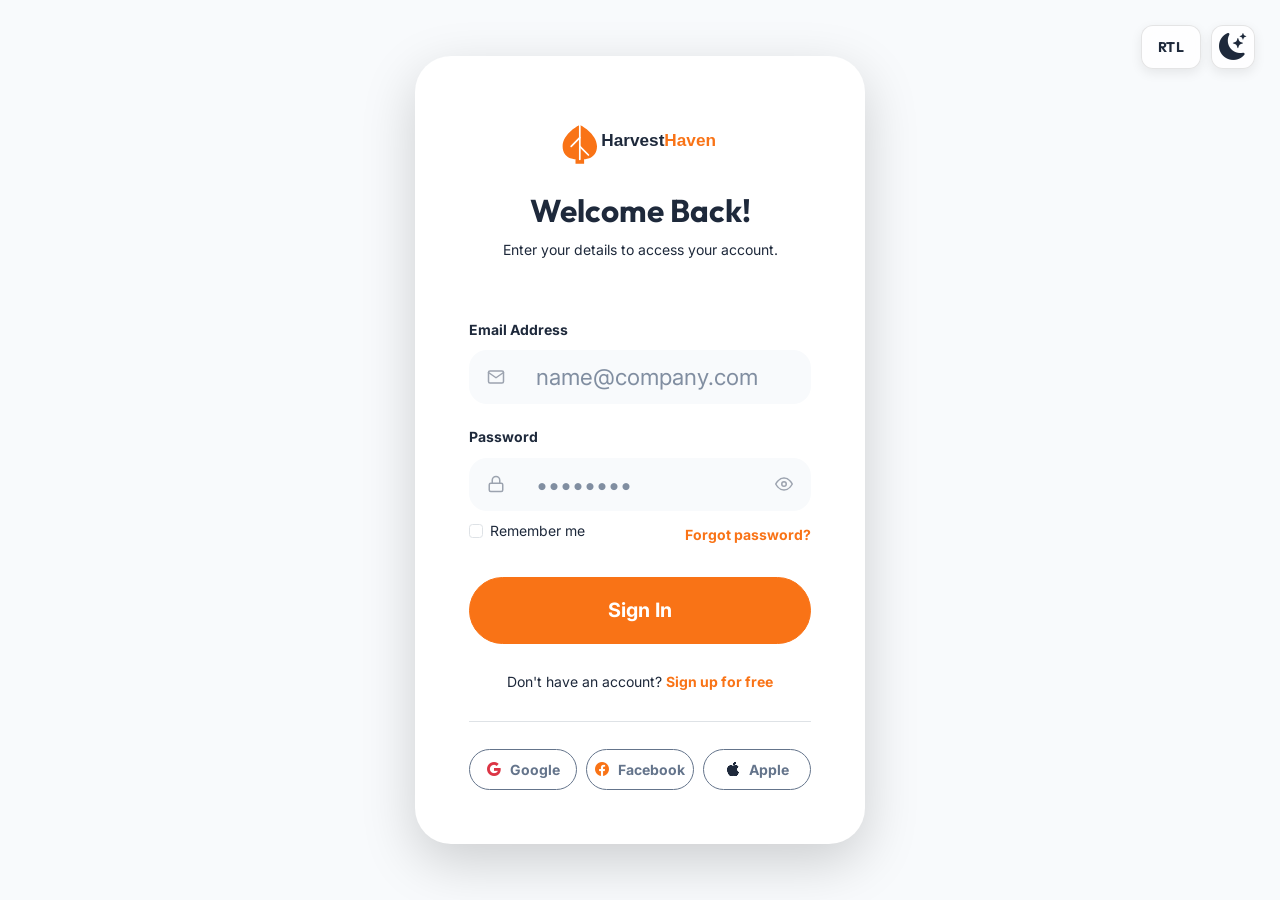
<file: login.html>
<!DOCTYPE html>
<html lang="en" data-bs-theme="light">

<head>
    <meta charset="UTF-8">
    <meta name="viewport" content="width=device-width, initial-scale=1.0">
    <title>Login | Harvest Haven</title>
    <meta name="description" content="Access your Harvest Haven account.">

    <!-- Bootstrap 5 -->
    <link href="https://cdn.jsdelivr.net/npm/bootstrap@5.3.3/dist/css/bootstrap.min.css" rel="stylesheet">
    <!-- Bootstrap Icons -->
    <link rel="stylesheet" href="https://cdn.jsdelivr.net/npm/bootstrap-icons@1.11.3/font/bootstrap-icons.min.css">
    <!-- Custom CSS -->
    <link rel="stylesheet" href="assets/css/style.css">
    <!-- Favicon -->
    <link rel="icon" type="image/png" href="assets/images/favicon.png">
</head>

<body class="bg-light d-flex align-items-center justify-content-center min-vh-100 p-4">

    <!-- Theme Toggle -->
    <div class="auth-toggles d-flex gap-2">
        <button class="rtl-toggle btn">RTL</button>
        <button class="theme-toggle btn">
            <i class="bi bi-moon-stars-fill theme-icon fs-4"></i>
        </button>
    </div>

    <div class="card border-0 shadow-lg rounded-5 overflow-hidden" style="max-width: 450px; width: 100%;">
        <div class="card-body p-5">
            <!-- Logo -->
            <div class="text-center mb-5">
                <a href="index.html" class="d-block mx-auto mb-3" style="max-width: fit-content;">
                    <img src="assets/images/logo.svg" alt="Harvest Haven Logo" class="logo-bg">
                </a>
                <h2 class="h3 fw-bold">Welcome Back!</h2>
                <p class="small">Enter your details to access your account.</p>
            </div>

            <form action="#" class="row g-3">
                <div class="col-12">
                    <label class="form-label fw-bold small">Email Address</label>
                    <div class="input-group">
                        <span class="input-group-text bg-light border-0 rounded-start-4 ps-3"><img
                                src="data:image/svg+xml,%3Csvg xmlns='http://www.w3.org/2000/svg' width='18' height='18' viewBox='0 0 24 24' fill='none' stroke='%239ca3af' stroke-width='2' stroke-linecap='round' stroke-linejoin='round'%3E%3Cpath d='M4 4h16c1.1 0 2 .9 2 2v12c0 1.1-.9 2-2 2H4c-1.1 0-2-.9-2-2V6c0-1.1.9-2 2-2z'%3E%3C/path%3E%3Cpolyline points='22,6 12,13 2,6'%3E%3C/polyline%3E%3C/svg%3E"
                                alt="Email" style="width: 18px; height: 18px;"></span>
                        <input type="email" class="form-control form-control-lg bg-light border-0 rounded-end-4"
                            placeholder="name@company.com">
                    </div>
                </div>
                <div class="col-12">
                    <label class="form-label fw-bold small">Password</label>
                    <div class="input-group">
                        <span class="input-group-text bg-light border-0 rounded-start-4 ps-3"><img
                                src="data:image/svg+xml,%3Csvg xmlns='http://www.w3.org/2000/svg' width='18' height='18' viewBox='0 0 24 24' fill='none' stroke='%239ca3af' stroke-width='2' stroke-linecap='round' stroke-linejoin='round'%3E%3Crect x='3' y='11' width='18' height='11' rx='2' ry='2'%3E%3C/rect%3E%3Cpath d='M7 11V7a5 5 0 0 1 10 0v4'%3E%3C/path%3E%3C/svg%3E"
                                alt="Lock" style="width: 18px; height: 18px;"></span>
                        <input type="password" class="form-control form-control-lg bg-light border-0" id="password"
                            placeholder="••••••••">
                        <button class="btn btn-light border-0 rounded-end-4 px-3 password-toggle" type="button">
                            <img src="data:image/svg+xml,%3Csvg xmlns='http://www.w3.org/2000/svg' width='18' height='18' viewBox='0 0 24 24' fill='none' stroke='%239ca3af' stroke-width='2' stroke-linecap='round' stroke-linejoin='round'%3E%3Cpath d='M1 12s4-8 11-8 11 8 11 8-4 8-11 8-11-8-11-8z'%3E%3C/path%3E%3Ccircle cx='12' cy='12' r='3'%3E%3C/circle%3E%3C/svg%3E"
                                alt="Eye" style="width: 18px; height: 18px;">
                        </button>
                    </div>
                </div>

                <div class="col-12 d-flex flex-column flex-sm-row justify-content-between align-items-center align-items-sm-center gap-2 small mt-2">
                    <div class="form-check">
                        <input class="form-check-input" type="checkbox" id="rememberMe">
                        <label class="form-check-label" for="rememberMe">Remember me</label>
                    </div>
                    <a href="#" class="text-primary fw-bold text-decoration-none">Forgot password?</a>
                </div>

                <div class="col-12 mt-4">
                    <button type="submit" class="btn btn-primary btn-lg w-100 rounded-pill py-3">Sign In</button>
                </div>
            </form>

            <div class="mt-4 text-center small">
                <p class="mb-0">Don't have an account? <a href="register.html"
                        class="text-primary fw-bold text-decoration-none">Sign up for free</a></p>
            </div>

            <div class="mt-4 pt-4 border-top">
                <div class="row g-2">
                    <div class="col-12 col-md-4">
                        <button
                            class="btn btn-outline-secondary w-100 rounded-pill py-2 small d-flex align-items-center justify-content-center gap-2 px-0">
                            <i class="bi bi-google text-danger"></i> Google
                        </button>
                    </div>
                    <div class="col-12 col-md-4">
                        <button
                            class="btn btn-outline-secondary w-100 rounded-pill py-2 small d-flex align-items-center justify-content-center gap-2 px-0">
                            <i class="bi bi-facebook text-primary"></i> Facebook
                        </button>
                    </div>
                    <div class="col-12 col-md-4">
                        <button
                            class="btn btn-outline-secondary w-100 rounded-pill py-2 small d-flex align-items-center justify-content-center gap-2 px-0">
                            <i class="bi bi-apple"></i> Apple
                        </button>
                    </div>
                </div>
            </div>
        </div>
    </div>

    <script src="https://cdn.jsdelivr.net/npm/bootstrap@5.3.3/dist/js/bootstrap.bundle.min.js"></script>
    <script src="assets/js/main.js"></script>
</body>

</html>
</file>
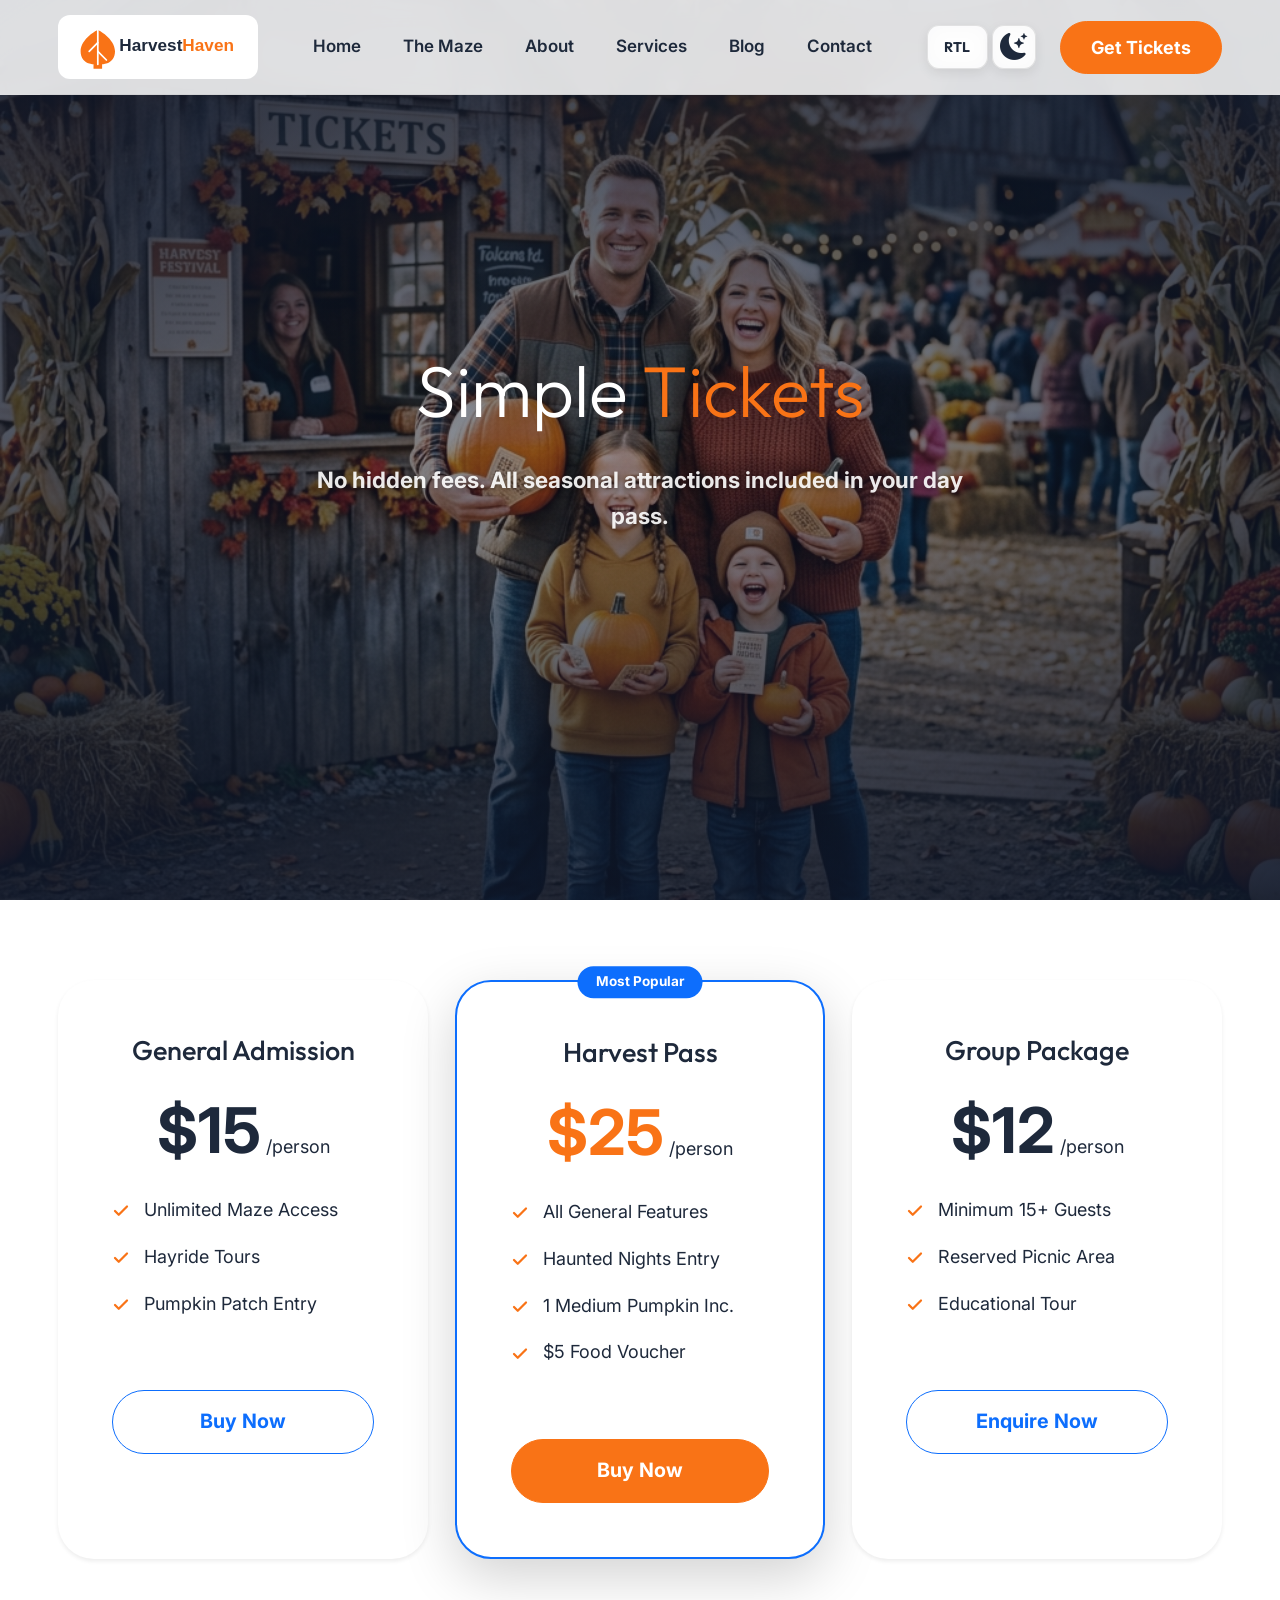
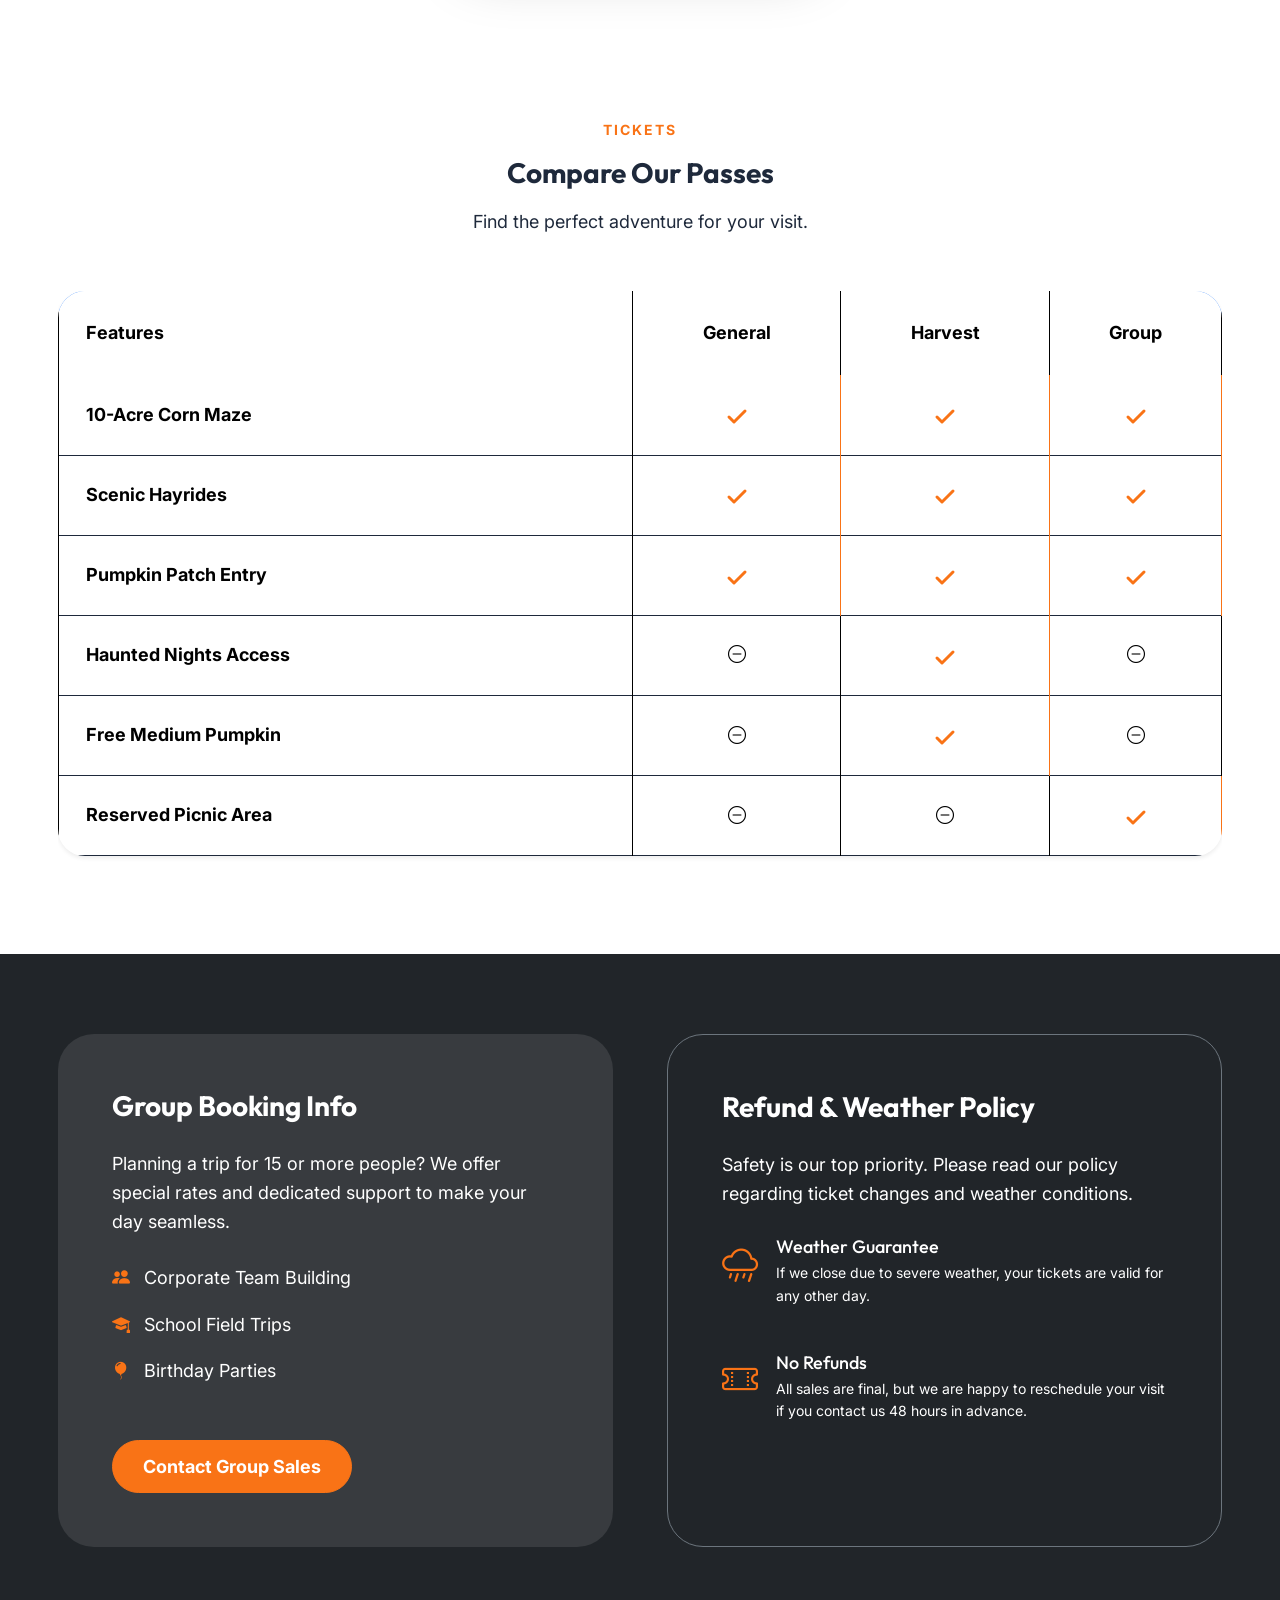
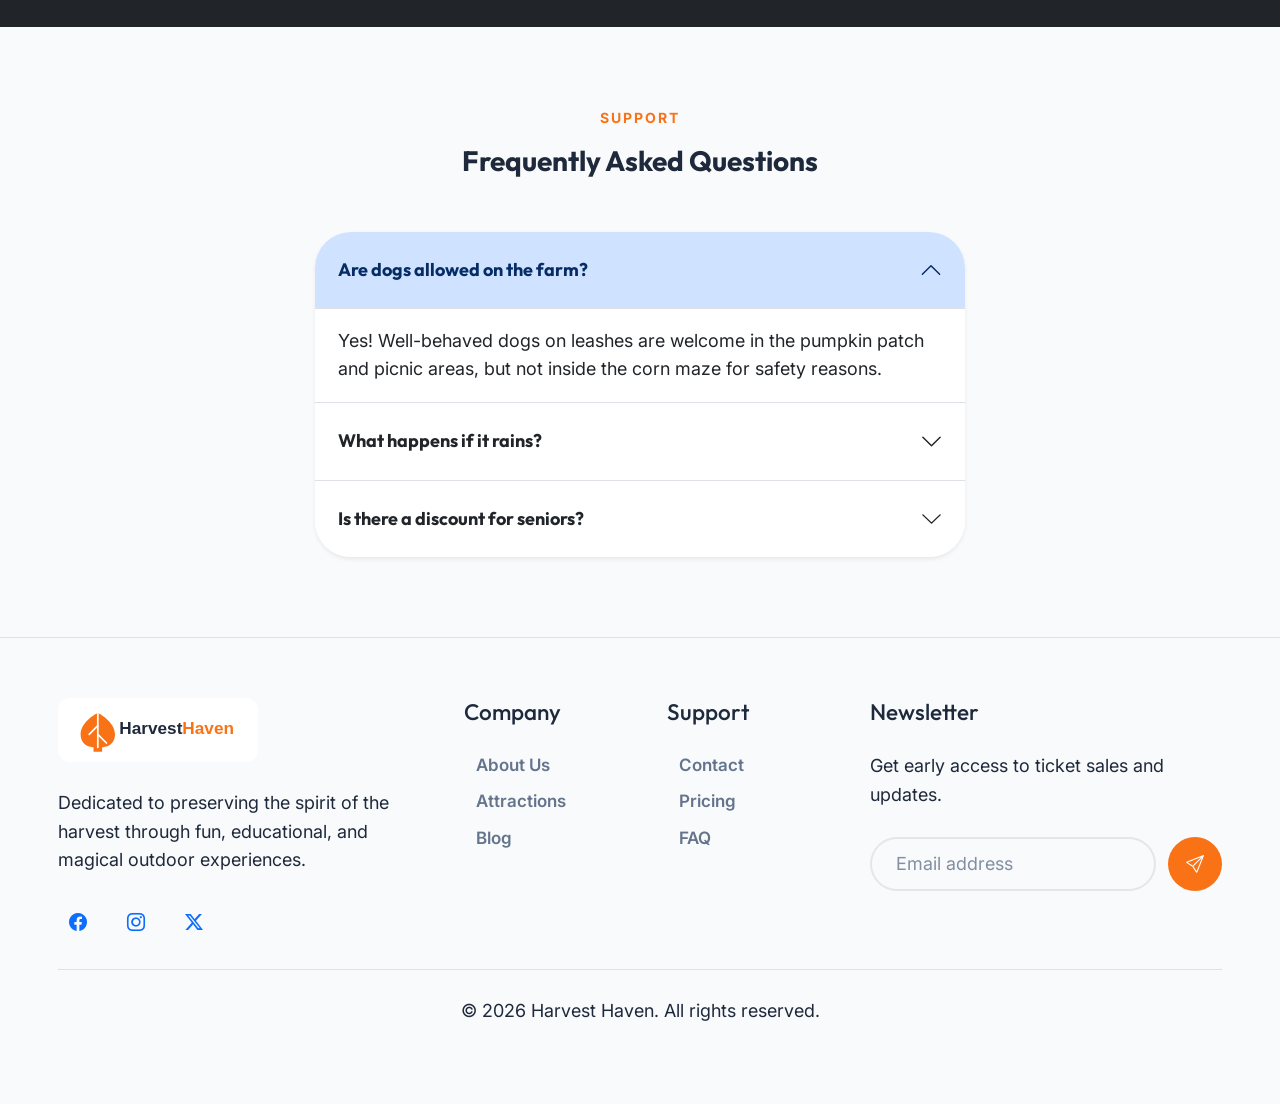
<file: pricing.html>
<!DOCTYPE html>
<html lang="en" data-bs-theme="light">

<head>
    <meta charset="UTF-8">
    <meta name="viewport" content="width=device-width, initial-scale=1.0">
    <title>Pricing & FAQ | Harvest Haven</title>
    <meta name="description" content="Check our ticket prices and find answers to common questions about your visit.">

    <!-- Bootstrap 5 -->
    <link href="https://cdn.jsdelivr.net/npm/bootstrap@5.3.3/dist/css/bootstrap.min.css" rel="stylesheet">
    <!-- Bootstrap Icons -->
    <link rel="stylesheet" href="https://cdn.jsdelivr.net/npm/bootstrap-icons@1.11.3/font/bootstrap-icons.min.css">
    <!-- Custom CSS -->
    <link rel="stylesheet" href="assets/css/style.css">
    <!-- Favicon -->
    <link rel="icon" type="image/png" href="assets/images/favicon.png">
</head>

<body>

    <!-- Header / Navigation -->
    <header class="fixed-top glass">
        <nav class="navbar navbar-expand-lg container h-100">
            <button class="hamburger-btn btn border-0 d-lg-none" type="button" data-bs-toggle="offcanvas"
                data-bs-target="#offcanvasNavbar">
                <i class="bi bi-list fs-1"></i>
            </button>
            <a class="navbar-brand mx-auto ms-lg-0" href="index.html">
                <img src="assets/images/logo.svg" alt="Harvest Haven Logo" class="logo-bg">
            </a>
            <div class="desktop-nav collapse navbar-collapse justify-content-center">
                <ul class="navbar-nav mb-2 mb-lg-0">
                    <li class="nav-item"><a class="nav-link" href="index.html">Home</a></li>
                    <li class="nav-item"><a class="nav-link" href="home-2.html">The Maze</a></li>
                    <li class="nav-item"><a class="nav-link" href="about.html">About</a></li>
                    <li class="nav-item"><a class="nav-link" href="services.html">Services</a></li>
                    <li class="nav-item"><a class="nav-link" href="blog.html">Blog</a></li>
                    <li class="nav-item"><a class="nav-link" href="contact.html">Contact</a></li>
                </ul>
            </div>
            <!-- Header Actions (RTL + Theme Toggle + CTA) -->
            <div class="header-actions d-flex align-items-center">
                <div class="d-none d-lg-flex align-items-center">
                    <button class="rtl-toggle btn me-1" title="Toggle RTL">RTL</button>
                    <button class="theme-toggle btn me-2" title="Toggle Theme">
                        <i class="bi bi-moon-stars-fill theme-icon fs-4"></i>
                    </button>
                </div>
                <a href="login.html" class="btn btn-primary d-none d-lg-block">Get Tickets</a>
            </div>
        </nav>
    </header>

    <!-- Offcanvas Mobile Menu -->
    <div class="offcanvas offcanvas-end" tabindex="-1" id="offcanvasNavbar">
        <div class="offcanvas-header border-bottom justify-content-end">
            <button type="button" class="btn-close" data-bs-dismiss="offcanvas" aria-label="Close"></button>
        </div>
        <div class="offcanvas-body">
            <ul class="navbar-nav justify-content-end flex-grow-1 pe-3">
                <li class="nav-item mb-2"><a class="nav-link" href="index.html">Home</a></li>
                <li class="nav-item mb-2"><a class="nav-link" href="home-2.html">The Maze</a></li>
                <li class="nav-item mb-2"><a class="nav-link" href="about.html">About</a></li>
                <li class="nav-item mb-2"><a class="nav-link" href="services.html">Services</a></li>
                <li class="nav-item mb-2"><a class="nav-link" href="blog.html">Blog</a></li>
                <li class="nav-item mb-2"><a class="nav-link" href="contact.html">Contact</a></li>
            </ul>
            <div class="mt-4">
                <a href="login.html" class="btn btn-primary w-100">Get Tickets</a>
            </div>
            <div class="mt-auto pt-4 border-top">
                <div class="d-flex align-items-center justify-content-between">

                    <div class="d-flex gap-2">
                        <button class="rtl-toggle btn btn-sm">RTL</button>
                        <button class="theme-toggle btn btn-sm">
                            <i class="bi bi-moon-stars-fill theme-icon fs-5"></i>
                        </button>
                    </div>
                </div>
            </div>
        </div>
    </div>

    <main>
        <!-- Page Header -->
        <section class="page-hero">
            <div class="page-hero-bg">
                <img src="assets/images/pricing_hero_bg.png" alt="Pricing Hero">
            </div>
            <div class="page-hero-overlay"></div>
            <div class="container py-5">
                <h1 class="display-3 mb-4">Simple <span class="text-primary">Tickets</span></h1>
                <p class="lead text-white mx-auto" style="max-width: 700px;">No hidden fees. All seasonal attractions
                    included in your day pass.</p>
            </div>
        </section>

        <!-- Pricing Cards -->
        <section>
            <div class="container">
                <div class="row g-4 justify-content-center">
                    <div class="col-md-6 col-lg-4">
                        <div class="card h-100 border-0 shadow-sm p-5 rounded-5 text-center">
                            <h3 class="h4 mb-4">General Admission</h3>
                            <div class="mb-4">
                                <span class="display-4 fw-bold">$15</span>
                                <span>/person</span>
                            </div>
                            <ul class="list-unstyled mb-5 text-start">
                                <li class="mb-3"><img
                                        src="data:image/svg+xml,%3Csvg xmlns='http://www.w3.org/2000/svg' width='18' height='18' viewBox='0 0 24 24' fill='none' stroke='%23f97316' stroke-width='3' stroke-linecap='round' stroke-linejoin='round'%3E%3Cpolyline points='20 6 9 17 4 12'%3E%3C/polyline%3E%3C/svg%3E"
                                        alt="Check" class="me-2" style="width: 18px; height: 18px;"> Unlimited Maze
                                    Access</li>
                                <li class="mb-3"><img
                                        src="data:image/svg+xml,%3Csvg xmlns='http://www.w3.org/2000/svg' width='18' height='18' viewBox='0 0 24 24' fill='none' stroke='%23f97316' stroke-width='3' stroke-linecap='round' stroke-linejoin='round'%3E%3Cpolyline points='20 6 9 17 4 12'%3E%3C/polyline%3E%3C/svg%3E"
                                        alt="Check" class="me-2" style="width: 18px; height: 18px;"> Hayride Tours</li>
                                <li class="mb-3"><img
                                        src="data:image/svg+xml,%3Csvg xmlns='http://www.w3.org/2000/svg' width='18' height='18' viewBox='0 0 24 24' fill='none' stroke='%23f97316' stroke-width='3' stroke-linecap='round' stroke-linejoin='round'%3E%3Cpolyline points='20 6 9 17 4 12'%3E%3C/polyline%3E%3C/svg%3E"
                                        alt="Check" class="me-2" style="width: 18px; height: 18px;"> Pumpkin Patch Entry
                                 </li>
                            </ul>
                            <button class="btn btn-outline-primary btn-lg rounded-pill w-100">Buy Now</button>
                        </div>
                    </div>
                    <div class="col-md-6 col-lg-4">
                        <div
                            class="card h-100 border-primary border-2 shadow-lg p-5 rounded-5 text-center position-relative">
                            <span
                                class="position-absolute top-0 start-50 translate-middle badge rounded-pill bg-primary px-3 py-2">Most
                                Popular</span>
                            <h3 class="h4 mb-4">Harvest Pass</h3>
                            <div class="mb-4">
                                <span class="display-4 fw-bold text-primary">$25</span>
                                <span>/person</span>
                            </div>
                            <ul class="list-unstyled mb-5 text-start">
                                <li class="mb-3"><img
                                        src="data:image/svg+xml,%3Csvg xmlns='http://www.w3.org/2000/svg' width='18' height='18' viewBox='0 0 24 24' fill='none' stroke='%23f97316' stroke-width='3' stroke-linecap='round' stroke-linejoin='round'%3E%3Cpolyline points='20 6 9 17 4 12'%3E%3C/polyline%3E%3C/svg%3E"
                                        alt="Check" class="me-2" style="width: 18px; height: 18px;"> All General
                                    Features</li>
                                <li class="mb-3"><img
                                        src="data:image/svg+xml,%3Csvg xmlns='http://www.w3.org/2000/svg' width='18' height='18' viewBox='0 0 24 24' fill='none' stroke='%23f97316' stroke-width='3' stroke-linecap='round' stroke-linejoin='round'%3E%3Cpolyline points='20 6 9 17 4 12'%3E%3C/polyline%3E%3C/svg%3E"
                                        alt="Check" class="me-2" style="width: 18px; height: 18px;"> Haunted Nights
                                    Entry</li>
                                <li class="mb-3"><img
                                        src="data:image/svg+xml,%3Csvg xmlns='http://www.w3.org/2000/svg' width='18' height='18' viewBox='0 0 24 24' fill='none' stroke='%23f97316' stroke-width='3' stroke-linecap='round' stroke-linejoin='round'%3E%3Cpolyline points='20 6 9 17 4 12'%3E%3C/polyline%3E%3C/svg%3E"
                                        alt="Check" class="me-2" style="width: 18px; height: 18px;"> 1 Medium Pumpkin
                                    Inc.</li>
                                <li class="mb-3"><img
                                        src="data:image/svg+xml,%3Csvg xmlns='http://www.w3.org/2000/svg' width='18' height='18' viewBox='0 0 24 24' fill='none' stroke='%23f97316' stroke-width='3' stroke-linecap='round' stroke-linejoin='round'%3E%3Cpolyline points='20 6 9 17 4 12'%3E%3C/polyline%3E%3C/svg%3E"
                                        alt="Check" class="me-2" style="width: 18px; height: 18px;"> $5 Food Voucher
                                 </li>
                            </ul>
                            <button class="btn btn-primary btn-lg rounded-pill w-100">Buy Now</button>
                        </div>
                    </div>
                    <div class="col-md-6 col-lg-4">
                        <div class="card h-100 border-0 shadow-sm p-5 rounded-5 text-center">
                            <h3 class="h4 mb-4">Group Package</h3>
                            <div class="mb-4">
                                <span class="display-4 fw-bold">$12</span>
                                <span>/person</span>
                            </div>
                            <ul class="list-unstyled mb-5 text-start">
                                <li class="mb-3"><img
                                        src="data:image/svg+xml,%3Csvg xmlns='http://www.w3.org/2000/svg' width='18' height='18' viewBox='0 0 24 24' fill='none' stroke='%23f97316' stroke-width='3' stroke-linecap='round' stroke-linejoin='round'%3E%3Cpolyline points='20 6 9 17 4 12'%3E%3C/polyline%3E%3C/svg%3E"
                                        alt="Check" class="me-2" style="width: 18px; height: 18px;"> Minimum 15+ Guests
                                </li>
                                <li class="mb-3"><img
                                        src="data:image/svg+xml,%3Csvg xmlns='http://www.w3.org/2000/svg' width='18' height='18' viewBox='0 0 24 24' fill='none' stroke='%23f97316' stroke-width='3' stroke-linecap='round' stroke-linejoin='round'%3E%3Cpolyline points='20 6 9 17 4 12'%3E%3C/polyline%3E%3C/svg%3E"
                                        alt="Check" class="me-2" style="width: 18px; height: 18px;"> Reserved Picnic
                                    Area</li>
                                <li class="mb-3"><img
                                        src="data:image/svg+xml,%3Csvg xmlns='http://www.w3.org/2000/svg' width='18' height='18' viewBox='0 0 24 24' fill='none' stroke='%23f97316' stroke-width='3' stroke-linecap='round' stroke-linejoin='round'%3E%3Cpolyline points='20 6 9 17 4 12'%3E%3C/polyline%3E%3C/svg%3E"
                                        alt="Check" class="me-2" style="width: 18px; height: 18px;"> Educational Tour
                                </li>
                            </ul>
                            <button class="btn btn-outline-primary btn-lg rounded-pill w-100">Enquire Now</button>
                        </div>
                    </div>
                </div>
            </div>
        </section>

        <!-- New Section 4: Detailed Comparison Table -->
        <section>
            <div class="container">
                <div class="text-center mb-5">
                    <span class="section-badge">Tickets</span>
                    <h2 class="section-title">Compare Our Passes</h2>
                    <p class="readable-width">Find the perfect adventure for your visit.</p>
                </div>
                <div class="table-responsive">
                    <table
                        class="table table-bordered align-middle text-center rounded-4 overflow-hidden border-0 shadow-sm">
                        <thead class="bg-primary text-white border-0">
                            <tr>
                                <th class="py-4 text-start ps-4">Features</th>
                                <th class="py-4">General</th>
                                <th class="py-4">Harvest</th>
                                <th class="py-4">Group</th>
                            </tr>
                        </thead>
                        <tbody>
                            <tr>
                                <td class="py-3 text-start ps-4 fw-bold">10-Acre Corn Maze</td>
                                <td class="py-3 text-primary fs-4"><img
                                        src="data:image/svg+xml,%3Csvg xmlns='http://www.w3.org/2000/svg' width='24' height='24' viewBox='0 0 24 24' fill='none' stroke='%23f97316' stroke-width='3' stroke-linecap='round' stroke-linejoin='round'%3E%3Cpolyline points='20 6 9 17 4 12'%3E%3C/polyline%3E%3C/svg%3E"
                                        alt="Check" style="width: 24px; height: 24px;"></td>
                                <td class="py-3 text-primary fs-4"><img
                                        src="data:image/svg+xml,%3Csvg xmlns='http://www.w3.org/2000/svg' width='24' height='24' viewBox='0 0 24 24' fill='none' stroke='%23f97316' stroke-width='3' stroke-linecap='round' stroke-linejoin='round'%3E%3Cpolyline points='20 6 9 17 4 12'%3E%3C/polyline%3E%3C/svg%3E"
                                        alt="Check" style="width: 24px; height: 24px;"></td>
                                <td class="py-3 text-primary fs-4"><img
                                        src="data:image/svg+xml,%3Csvg xmlns='http://www.w3.org/2000/svg' width='24' height='24' viewBox='0 0 24 24' fill='none' stroke='%23f97316' stroke-width='3' stroke-linecap='round' stroke-linejoin='round'%3E%3Cpolyline points='20 6 9 17 4 12'%3E%3C/polyline%3E%3C/svg%3E"
                                        alt="Check" style="width: 24px; height: 24px;"></td>
                            </tr>
                            <tr>
                                <td class="py-3 text-start ps-4 fw-bold">Scenic Hayrides</td>
                                <td class="py-3 text-primary fs-4"><img
                                        src="data:image/svg+xml,%3Csvg xmlns='http://www.w3.org/2000/svg' width='24' height='24' viewBox='0 0 24 24' fill='none' stroke='%23f97316' stroke-width='3' stroke-linecap='round' stroke-linejoin='round'%3E%3Cpolyline points='20 6 9 17 4 12'%3E%3C/polyline%3E%3C/svg%3E"
                                        alt="Check" style="width: 24px; height: 24px;"></td>
                                <td class="py-3 text-primary fs-4"><img
                                        src="data:image/svg+xml,%3Csvg xmlns='http://www.w3.org/2000/svg' width='24' height='24' viewBox='0 0 24 24' fill='none' stroke='%23f97316' stroke-width='3' stroke-linecap='round' stroke-linejoin='round'%3E%3Cpolyline points='20 6 9 17 4 12'%3E%3C/polyline%3E%3C/svg%3E"
                                        alt="Check" style="width: 24px; height: 24px;"></td>
                                <td class="py-3 text-primary fs-4"><img
                                        src="data:image/svg+xml,%3Csvg xmlns='http://www.w3.org/2000/svg' width='24' height='24' viewBox='0 0 24 24' fill='none' stroke='%23f97316' stroke-width='3' stroke-linecap='round' stroke-linejoin='round'%3E%3Cpolyline points='20 6 9 17 4 12'%3E%3C/polyline%3E%3C/svg%3E"
                                        alt="Check" style="width: 24px; height: 24px;"></td>
                            </tr>
                            <tr>
                                <td class="py-3 text-start ps-4 fw-bold">Pumpkin Patch Entry</td>
                                <td class="py-3 text-primary fs-4"><img
                                        src="data:image/svg+xml,%3Csvg xmlns='http://www.w3.org/2000/svg' width='24' height='24' viewBox='0 0 24 24' fill='none' stroke='%23f97316' stroke-width='3' stroke-linecap='round' stroke-linejoin='round'%3E%3Cpolyline points='20 6 9 17 4 12'%3E%3C/polyline%3E%3C/svg%3E"
                                        alt="Check" style="width: 24px; height: 24px;"></td>
                                <td class="py-3 text-primary fs-4"><img
                                        src="data:image/svg+xml,%3Csvg xmlns='http://www.w3.org/2000/svg' width='24' height='24' viewBox='0 0 24 24' fill='none' stroke='%23f97316' stroke-width='3' stroke-linecap='round' stroke-linejoin='round'%3E%3Cpolyline points='20 6 9 17 4 12'%3E%3C/polyline%3E%3C/svg%3E"
                                        alt="Check" style="width: 24px; height: 24px;"></td>
                                <td class="py-3 text-primary fs-4"><img
                                        src="data:image/svg+xml,%3Csvg xmlns='http://www.w3.org/2000/svg' width='24' height='24' viewBox='0 0 24 24' fill='none' stroke='%23f97316' stroke-width='3' stroke-linecap='round' stroke-linejoin='round'%3E%3Cpolyline points='20 6 9 17 4 12'%3E%3C/polyline%3E%3C/svg%3E"
                                        alt="Check" style="width: 24px; height: 24px;"></td>
                            </tr>
                            <tr>
                                <td class="py-3 text-start ps-4 fw-bold">Haunted Nights Access</td>
                                <td class="py-3"><i class="bi bi-dash-circle"></i></td>
                                <td class="py-3 text-primary fs-4"><img
                                        src="data:image/svg+xml,%3Csvg xmlns='http://www.w3.org/2000/svg' width='24' height='24' viewBox='0 0 24 24' fill='none' stroke='%23f97316' stroke-width='3' stroke-linecap='round' stroke-linejoin='round'%3E%3Cpolyline points='20 6 9 17 4 12'%3E%3C/polyline%3E%3C/svg%3E"
                                        alt="Check" style="width: 24px; height: 24px;"></td>
                                <td class="py-3"><i class="bi bi-dash-circle"></i></td>
                            </tr>
                            <tr>
                                <td class="py-3 text-start ps-4 fw-bold">Free Medium Pumpkin</td>
                                <td class="py-3"><i class="bi bi-dash-circle"></i></td>
                                <td class="py-3 text-primary fs-4"><img
                                        src="data:image/svg+xml,%3Csvg xmlns='http://www.w3.org/2000/svg' width='24' height='24' viewBox='0 0 24 24' fill='none' stroke='%23f97316' stroke-width='3' stroke-linecap='round' stroke-linejoin='round'%3E%3Cpolyline points='20 6 9 17 4 12'%3E%3C/polyline%3E%3C/svg%3E"
                                        alt="Check" style="width: 24px; height: 24px;"></td>
                                <td class="py-3"><i class="bi bi-dash-circle"></i></td>
                            </tr>
                            <tr>
                                <td class="py-3 text-start ps-4 fw-bold">Reserved Picnic Area</td>
                                <td class="py-3"><i class="bi bi-dash-circle"></i></td>
                                <td class="py-3"><i class="bi bi-dash-circle"></i></td>
                                <td class="py-3 text-primary fs-4"><img
                                        src="data:image/svg+xml,%3Csvg xmlns='http://www.w3.org/2000/svg' width='24' height='24' viewBox='0 0 24 24' fill='none' stroke='%23f97316' stroke-width='3' stroke-linecap='round' stroke-linejoin='round'%3E%3Cpolyline points='20 6 9 17 4 12'%3E%3C/polyline%3E%3C/svg%3E"
                                        alt="Check" style="width: 24px; height: 24px;"></td>
                            </tr>
                        </tbody>
                    </table>
                </div>
            </div>
        </section>

        <!-- New Section 5: Group Booking & Policy -->
        <section class="bg-dark text-white">
            <div class="container">
                <div class="row g-5">
                    <div class="col-lg-6">
                        <div class="p-5 bg-white bg-opacity-10 rounded-5 h-100">
                            <h3 class="mb-4">Group Booking Info</h3>
                            <p class="mb-4">Planning a trip for 15 or more people? We offer special rates and dedicated
                                support to make your day seamless.</p>
                            <ul class="list-unstyled mb-5">
                                <li class="mb-3"><i class="bi bi-people-fill text-primary me-2"></i> Corporate Team
                                    Building</li>
                                <li class="mb-3"><i class="bi bi-mortarboard-fill text-primary me-2"></i> School Field
                                    Trips</li>
                                <li><i class="bi bi-balloon-fill text-primary me-2"></i> Birthday Parties</li>
                            </ul>
                            <a href="contact.html" class="btn btn-primary rounded-pill">Contact Group Sales</a>
                        </div>
                    </div>
                    <div class="col-lg-6">
                        <div class="p-5 border border-secondary rounded-5 h-100">
                            <h3 class="mb-4">Refund & Weather Policy</h3>
                            <p class="mb-4">Safety is our top priority. Please read our policy regarding ticket changes
                                and weather conditions.</p>
                            <div class="d-flex gap-3 mb-4">
                                <div class="text-primary fs-2"><i class="bi bi-cloud-rain"></i></div>
                                <div>
                                    <h5 class="h6 mb-1">Weather Guarantee</h5>
                                    <p class="small">If we close due to severe weather, your tickets are valid for any
                                        other day.</p>
                                </div>
                            </div>
                            <div class="d-flex gap-3">
                                <div class="text-primary fs-2"><i class="bi bi-ticket-perforated"></i></div>
                                <div>
                                    <h5 class="h6 mb-1">No Refunds</h5>
                                    <p class="small">All sales are final, but we are happy to reschedule your visit if
                                        you contact us 48 hours in advance.</p>
                                </div>
                            </div>
                        </div>
                    </div>
                </div>
            </div>
        </section>

        <!-- New Section 6: FAQ Section -->
        <section class="bg-light">
            <div class="container">
                <div class="readable-width mx-auto">
                    <span class="section-badge text-center">Support</span>
                    <h2 class="section-title text-center mb-5">Frequently Asked Questions</h2>
                    <div class="accordion accordion-flush rounded-5 overflow-hidden shadow-sm" id="faqAccordion">
                        <div class="accordion-item">
                            <h2 class="accordion-header">
                                <button class="accordion-button fw-bold py-4" type="button" data-bs-toggle="collapse"
                                    data-bs-target="#faq1">
                                    Are dogs allowed on the farm?
                                </button>
                            </h2>
                            <div id="faq1" class="accordion-collapse collapse show" data-bs-parent="#faqAccordion">
                                <div class="accordion-body">
                                    Yes! Well-behaved dogs on leashes are welcome in the pumpkin patch and picnic areas,
                                    but not inside the corn maze for safety reasons.
                                </div>
                            </div>
                        </div>
                        <div class="accordion-item">
                            <h2 class="accordion-header">
                                <button class="accordion-button collapsed fw-bold py-4" type="button"
                                    data-bs-toggle="collapse" data-bs-target="#faq2">
                                    What happens if it rains?
                                </button>
                            </h2>
                            <div id="faq2" class="accordion-collapse collapse" data-bs-parent="#faqAccordion">
                                <div class="accordion-body">
                                    Our maze can get muddy! In case of heavy rain, we may close the maze for safety.
                                    Your tickets will be valid for any other day of the season.
                                </div>
                            </div>
                        </div>
                        <div class="accordion-item">
                            <h2 class="accordion-header">
                                <button class="accordion-button collapsed fw-bold py-4" type="button"
                                    data-bs-toggle="collapse" data-bs-target="#faq3">
                                    Is there a discount for seniors?
                                </button>
                            </h2>
                            <div id="faq3" class="accordion-collapse collapse" data-bs-parent="#faqAccordion">
                                <div class="accordion-body">
                                    Yes, we offer a 10% discount for seniors (65+) and active military personnel at the
                                    gate.
                                </div>
                            </div>
                        </div>
                    </div>
                </div>
            </div>
        </section>
    </main>

    <!-- Footer -->
    <footer class="site-footer border-top">
        <div class="container">
            <div class="row g-5 mb-4">
                <!-- Column 1: Brand -->
                <div class="col-lg-4">
                    <a href="index.html" class="d-inline-block mb-4">
                        <img src="assets/images/logo.svg" alt="Harvest Haven Logo" class="logo-bg">
                    </a>
                    <p class="mb-4">Dedicated to preserving the spirit of the harvest through fun, educational, and
                        magical outdoor experiences.</p>
                    <div class="d-flex gap-3">
                        <a href="#" class="btn btn-outline-primary rounded-circle p-2"
                            style="width: 40px; height: 40px;"><i class="bi bi-facebook"></i></a>
                        <a href="#" class="btn btn-outline-primary rounded-circle p-2"
                            style="width: 40px; height: 40px;"><i class="bi bi-instagram"></i></a>
                        <a href="#" class="btn btn-outline-primary rounded-circle p-2"
                            style="width: 40px; height: 40px;"><i class="bi bi-twitter-x"></i></a>
                    </div>
                </div>
                <!-- Column 2: Company -->
                <div class="col-6 col-lg-2">
                    <h4 class="h5 mb-4">Company</h4>
                    <ul class="nav flex-column gap-2">
                        <li class="nav-item"><a href="about.html" class="nav-link p-0">About Us</a></li>
                        <li class="nav-item"><a href="services.html" class="nav-link p-0">Attractions</a></li>
                        <li class="nav-item"><a href="blog.html" class="nav-link p-0">Blog</a></li>
                    </ul>
                </div>
                <!-- Column 3: Support -->
                <div class="col-6 col-lg-2">
                    <h4 class="h5 mb-4">Support</h4>
                    <ul class="nav flex-column gap-2">
                        <li class="nav-item"><a href="contact.html" class="nav-link p-0">Contact</a></li>
                        <li class="nav-item"><a href="pricing.html" class="nav-link p-0">Pricing</a></li>
                        <li class="nav-item"><a href="404.html" class="nav-link p-0">FAQ</a></li>
                    </ul>
                </div>
                <!-- Column 4: Newsletter -->
                <div class="col-lg-4">
                    <h4 class="h5 mb-4">Newsletter</h4>
                    <p class="mb-4">Get early access to ticket sales and updates.</p>
                    <form class="newsletter-form">
                        <input type="email" class="form-control" placeholder="Email address">
                        <button class="btn btn-primary rounded-circle" type="submit"><i class="bi bi-send"></i></button>
                    </form>
                </div>
            </div>
            <div class="pt-4 border-top text-center">
                <p>&copy; 2026 Harvest Haven. All rights reserved.</p>
                <a href="#" id="back-to-top" class="btn btn-primary rounded-circle shadow-lg"><i
                        class="bi bi-chevron-up"></i></a>
            </div>
        </div>
    </footer>

    <style>
        .max-w-700 {
            max-width: 700px;
        }
    </style>

    <script src="https://cdn.jsdelivr.net/npm/bootstrap@5.3.3/dist/js/bootstrap.bundle.min.js"></script>
    <script src="assets/js/main.js"></script>
</body>

</html>
</file>
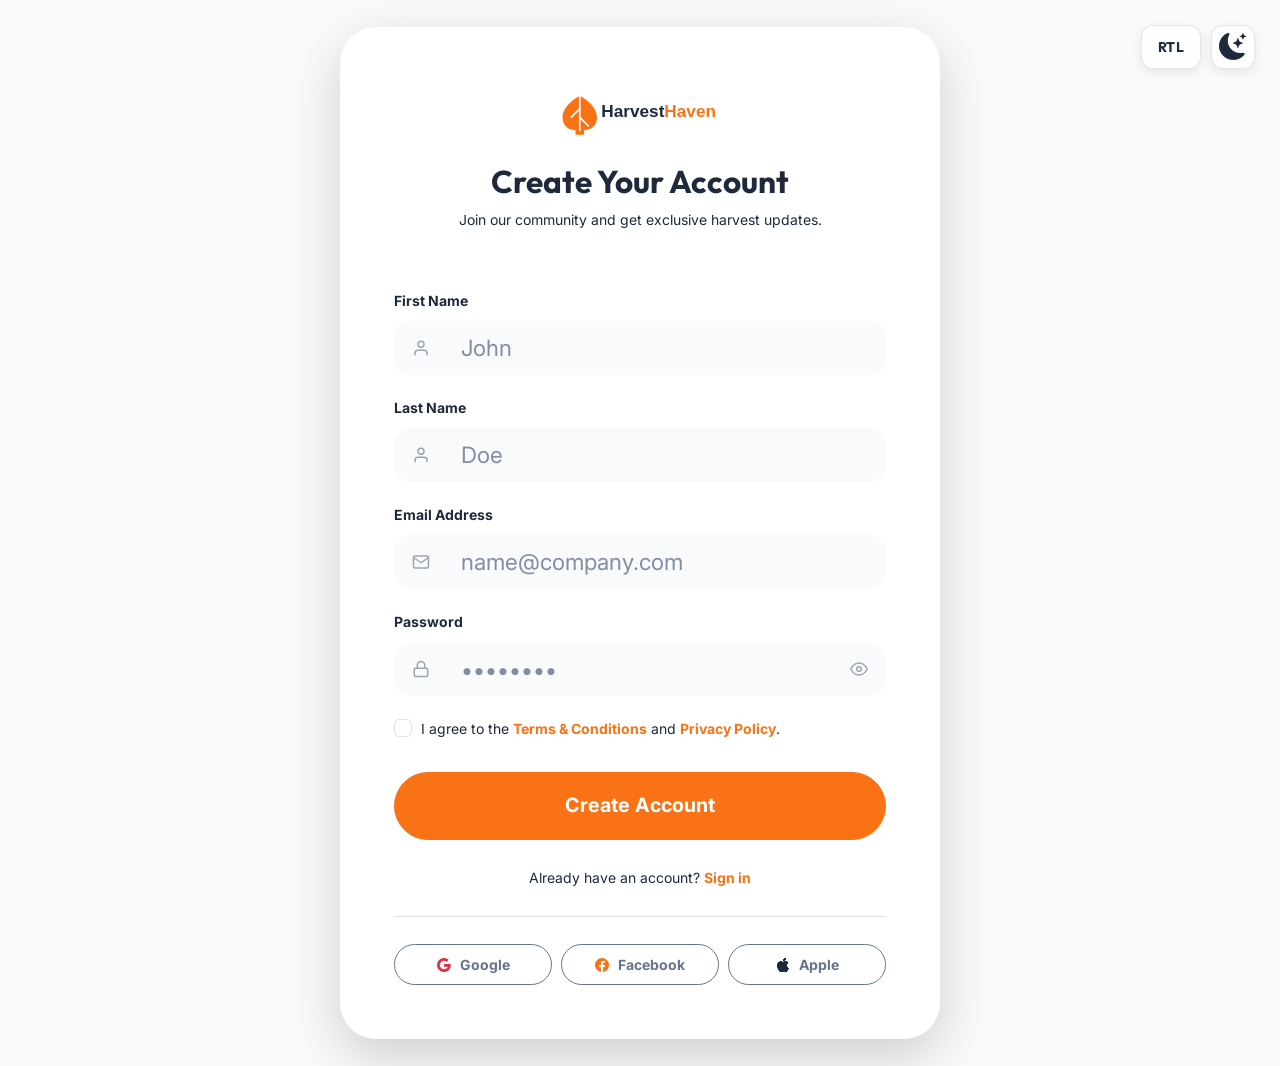
<file: register.html>
<!DOCTYPE html>
<html lang="en" data-bs-theme="light">

<head>
    <meta charset="UTF-8">
    <meta name="viewport" content="width=device-width, initial-scale=1.0">
    <title>Join Harvest Haven | Register</title>
    <meta name="description" content="Create your Harvest Haven account and join our seasonal community.">

    <!-- Bootstrap 5 -->
    <link href="https://cdn.jsdelivr.net/npm/bootstrap@5.3.3/dist/css/bootstrap.min.css" rel="stylesheet">
    <!-- Bootstrap Icons -->
    <link rel="stylesheet" href="https://cdn.jsdelivr.net/npm/bootstrap-icons@1.11.3/font/bootstrap-icons.min.css">
    <!-- Custom CSS -->
    <link rel="stylesheet" href="assets/css/style.css">
    <!-- Favicon -->
    <link rel="icon" type="image/png" href="assets/images/favicon.png">
</head>

<body class="bg-light d-flex align-items-center justify-content-center min-vh-100 p-4">

    <!-- Theme Toggle -->
    <div class="auth-toggles d-flex gap-2">
        <button class="rtl-toggle btn">RTL</button>
        <button class="theme-toggle btn">
            <i class="bi bi-moon-stars-fill theme-icon fs-4"></i>
        </button>
    </div>

    <div class="card border-0 shadow-lg rounded-5 overflow-hidden" style="max-width: 600px; width: 100%;">
        <div class="card-body p-5">
            <!-- Logo -->
            <div class="text-center mb-5">
                <a href="index.html" class="d-block mx-auto mb-3" style="max-width: fit-content;">
                    <img src="assets/images/logo.svg" alt="Harvest Haven Logo" class="logo-bg">
                </a>
                <h2 class="h3 fw-bold">Create Your Account</h2>
                <p class="small">Join our community and get exclusive harvest updates.</p>
            </div>

            <form action="#" class="row g-3">
                <div class="col-12">
                    <label class="form-label fw-bold small">First Name</label>
                    <div class="input-group">
                        <span class="input-group-text bg-light border-0 rounded-start-4 ps-3"><img
                                src="data:image/svg+xml,%3Csvg xmlns='http://www.w3.org/2000/svg' width='18' height='18' viewBox='0 0 24 24' fill='none' stroke='%239ca3af' stroke-width='2' stroke-linecap='round' stroke-linejoin='round'%3E%3Cpath d='M20 21v-2a4 4 0 0 0-4-4H8a4 4 0 0 0-4 4v2'%3E%3C/path%3E%3Ccircle cx='12' cy='7' r='4'%3E%3C/circle%3E%3C/svg%3E"
                                alt="Person" style="width: 18px; height: 18px;"></span>
                        <input type="text" class="form-control form-control-lg bg-light border-0 rounded-end-4"
                            placeholder="John">
                    </div>
                </div>
                <div class="col-12">
                    <label class="form-label fw-bold small">Last Name</label>
                    <div class="input-group">
                        <span class="input-group-text bg-light border-0 rounded-start-4 ps-3"><img
                                src="data:image/svg+xml,%3Csvg xmlns='http://www.w3.org/2000/svg' width='18' height='18' viewBox='0 0 24 24' fill='none' stroke='%239ca3af' stroke-width='2' stroke-linecap='round' stroke-linejoin='round'%3E%3Cpath d='M20 21v-2a4 4 0 0 0-4-4H8a4 4 0 0 0-4 4v2'%3E%3C/path%3E%3Ccircle cx='12' cy='7' r='4'%3E%3C/circle%3E%3C/svg%3E"
                                alt="Person" style="width: 18px; height: 18px;"></span>
                        <input type="text" class="form-control form-control-lg bg-light border-0 rounded-end-4"
                            placeholder="Doe">
                    </div>
                </div>
                <div class="col-12">
                    <label class="form-label fw-bold small">Email Address</label>
                    <div class="input-group">
                        <span class="input-group-text bg-light border-0 rounded-start-4 ps-3"><img
                                src="data:image/svg+xml,%3Csvg xmlns='http://www.w3.org/2000/svg' width='18' height='18' viewBox='0 0 24 24' fill='none' stroke='%239ca3af' stroke-width='2' stroke-linecap='round' stroke-linejoin='round'%3E%3Cpath d='M4 4h16c1.1 0 2 .9 2 2v12c0 1.1-.9 2-2 2H4c-1.1 0-2-.9-2-2V6c0-1.1.9-2 2-2z'%3E%3C/path%3E%3Cpolyline points='22,6 12,13 2,6'%3E%3C/polyline%3E%3C/svg%3E"
                                alt="Email" style="width: 18px; height: 18px;"></span>
                        <input type="email" class="form-control form-control-lg bg-light border-0 rounded-end-4"
                            placeholder="name@company.com">
                    </div>
                </div>
                <div class="col-12">
                    <label class="form-label fw-bold small">Password</label>
                    <div class="input-group">
                        <span class="input-group-text bg-light border-0 rounded-start-4 ps-3"><img
                                src="data:image/svg+xml,%3Csvg xmlns='http://www.w3.org/2000/svg' width='18' height='18' viewBox='0 0 24 24' fill='none' stroke='%239ca3af' stroke-width='2' stroke-linecap='round' stroke-linejoin='round'%3E%3Crect x='3' y='11' width='18' height='11' rx='2' ry='2'%3E%3C/rect%3E%3Cpath d='M7 11V7a5 5 0 0 1 10 0v4'%3E%3C/path%3E%3C/svg%3E"
                                alt="Lock" style="width: 18px; height: 18px;"></span>
                        <input type="password" class="form-control form-control-lg bg-light border-0"
                            placeholder="••••••••">
                        <button class="btn btn-light border-0 rounded-end-4 px-3 password-toggle" type="button">
                            <img src="data:image/svg+xml,%3Csvg xmlns='http://www.w3.org/2000/svg' width='18' height='18' viewBox='0 0 24 24' fill='none' stroke='%239ca3af' stroke-width='2' stroke-linecap='round' stroke-linejoin='round'%3E%3Cpath d='M1 12s4-8 11-8 11 8 11 8-4 8-11 8-11-8-11-8z'%3E%3C/path%3E%3Ccircle cx='12' cy='12' r='3'%3E%3C/circle%3E%3C/svg%3E"
                                alt="Eye" style="width: 18px; height: 18px;">
                        </button>
                    </div>
                </div>

                <div class="col-12 mt-3">
                    <div class="form-check">
                        <input class="form-check-input" type="checkbox" id="terms">
                        <label class="form-check-label small" for="terms">
                            I agree to the <a href="#" class="text-primary fw-bold text-decoration-none">Terms &
                                Conditions</a> and <a href="#" class="text-primary fw-bold text-decoration-none">Privacy
                                Policy</a>.
                        </label>
                    </div>
                </div>

                <div class="col-12 mt-4">
                    <button type="submit" class="btn btn-primary btn-lg w-100 rounded-pill py-3">Create Account</button>
                </div>
            </form>

            <div class="mt-4 text-center small">
                <p class="mb-0">Already have an account? <a href="login.html"
                        class="text-primary fw-bold text-decoration-none">Sign in</a></p>
            </div>

            <div class="mt-4 pt-4 border-top">
                <div class="row g-2">
                    <div class="col-12 col-md-4">
                        <button
                            class="btn btn-outline-secondary w-100 rounded-pill py-2 small d-flex align-items-center justify-content-center gap-2 px-0">
                            <i class="bi bi-google text-danger"></i> Google
                        </button>
                    </div>
                    <div class="col-12 col-md-4">
                        <button
                            class="btn btn-outline-secondary w-100 rounded-pill py-2 small d-flex align-items-center justify-content-center gap-2 px-0">
                            <i class="bi bi-facebook text-primary"></i> Facebook
                        </button>
                    </div>
                    <div class="col-12 col-md-4">
                        <button
                            class="btn btn-outline-secondary w-100 rounded-pill py-2 small d-flex align-items-center justify-content-center gap-2 px-0">
                            <i class="bi bi-apple"></i> Apple
                        </button>
                    </div>
                </div>
            </div>
        </div>
    </div>

    <script src="https://cdn.jsdelivr.net/npm/bootstrap@5.3.3/dist/js/bootstrap.bundle.min.js"></script>
    <script src="assets/js/main.js"></script>
</body>

</html>
</file>
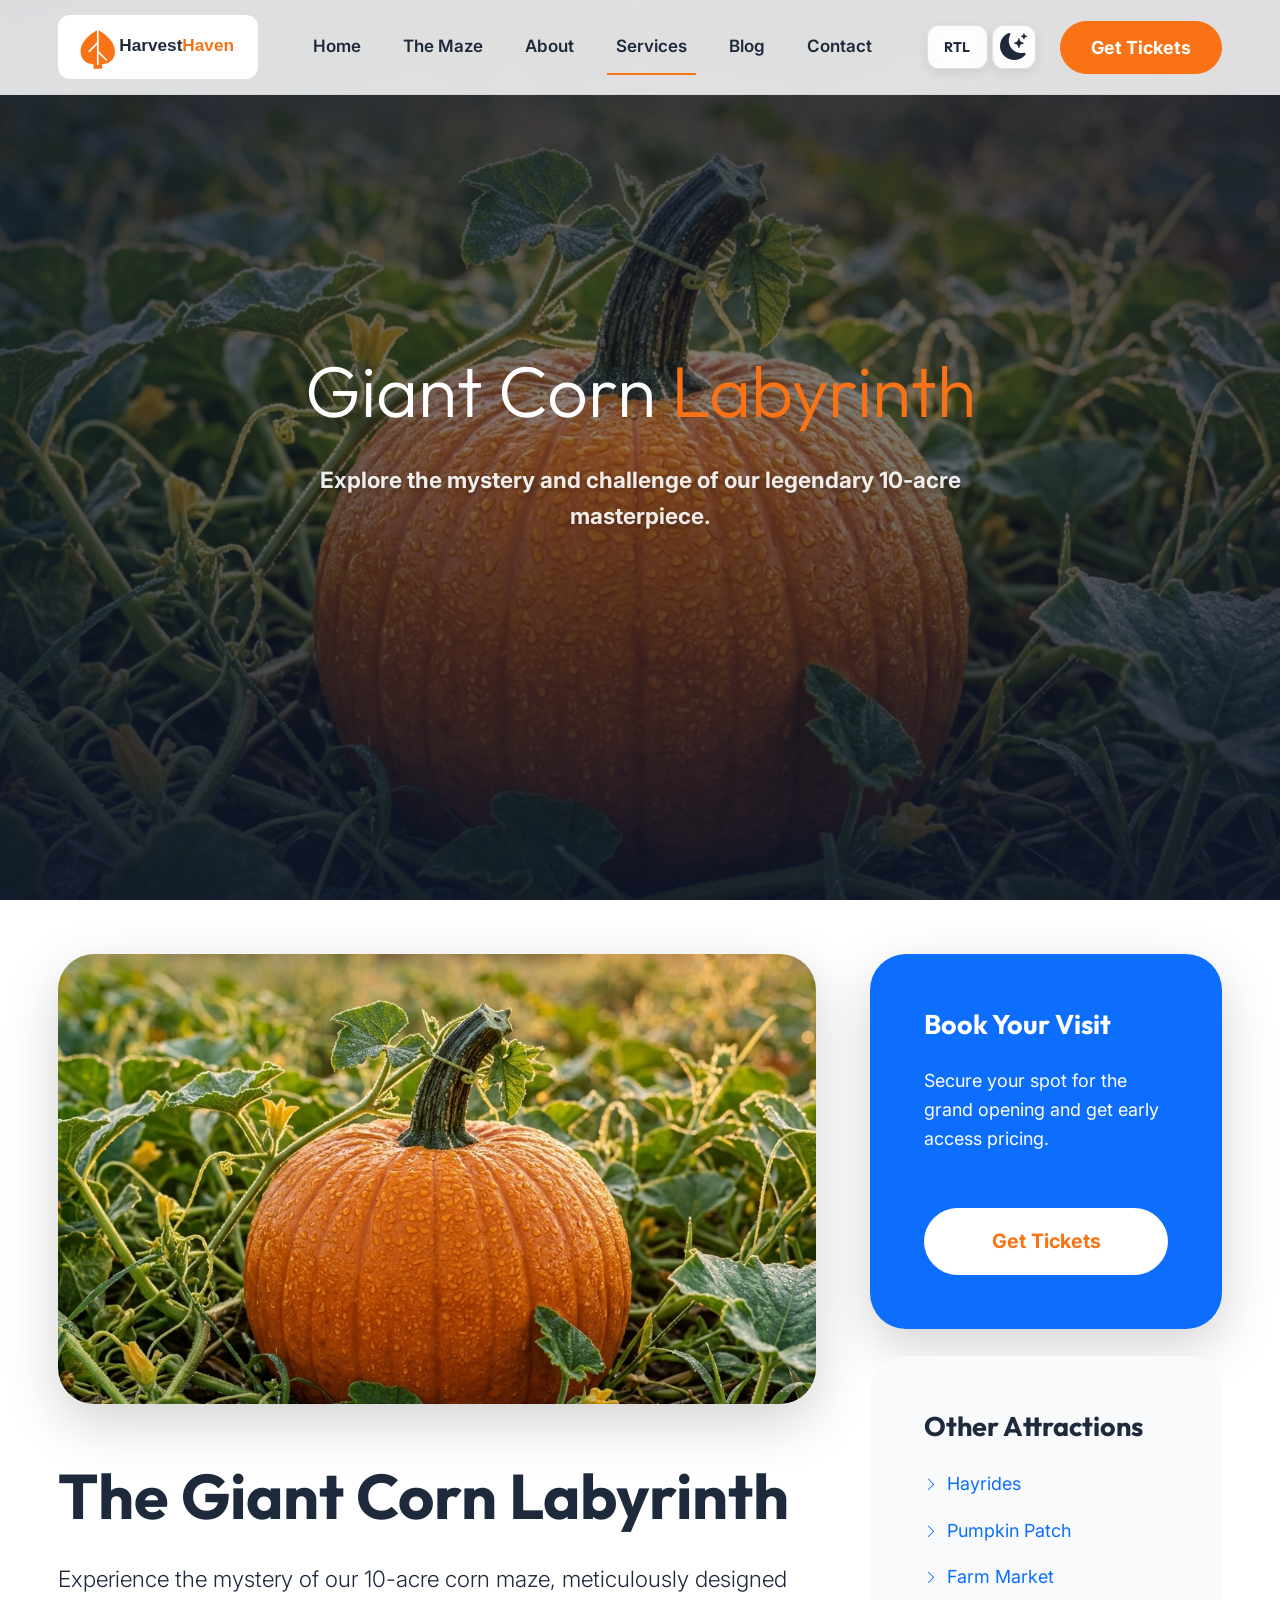
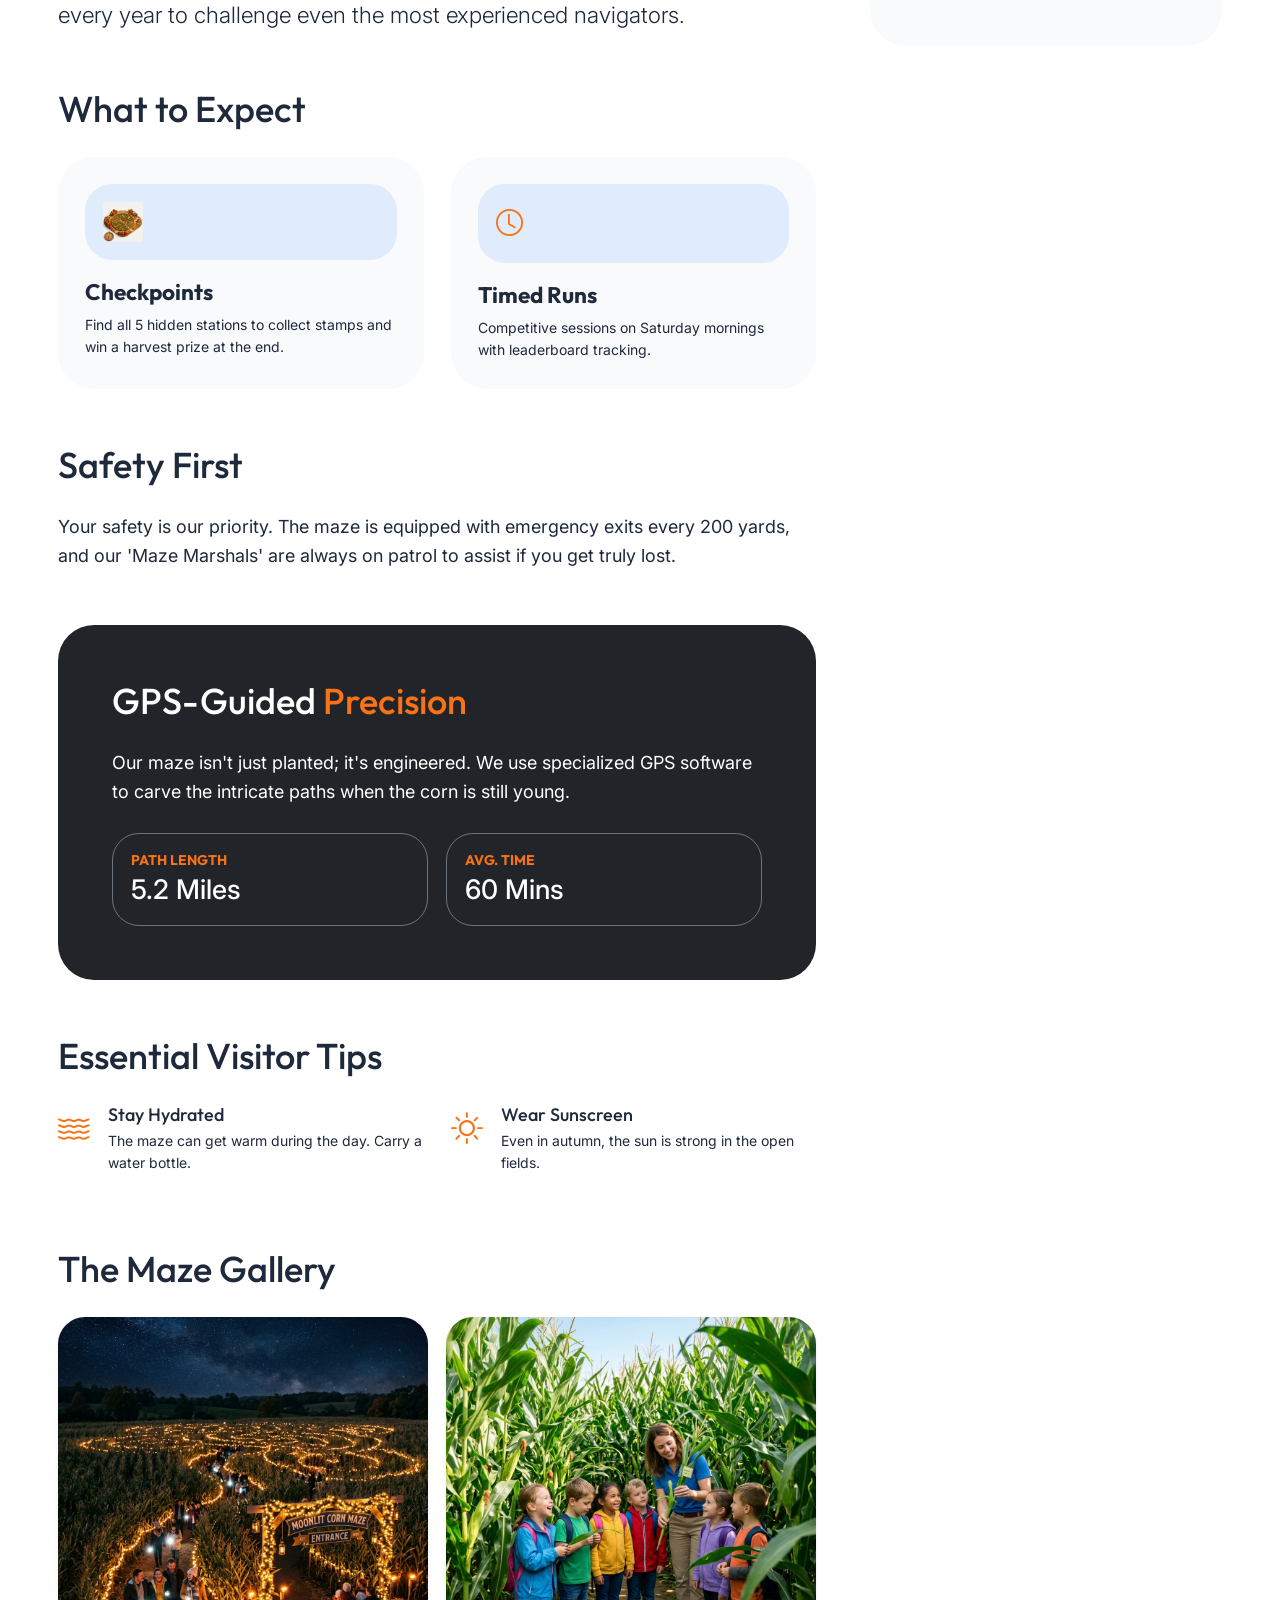
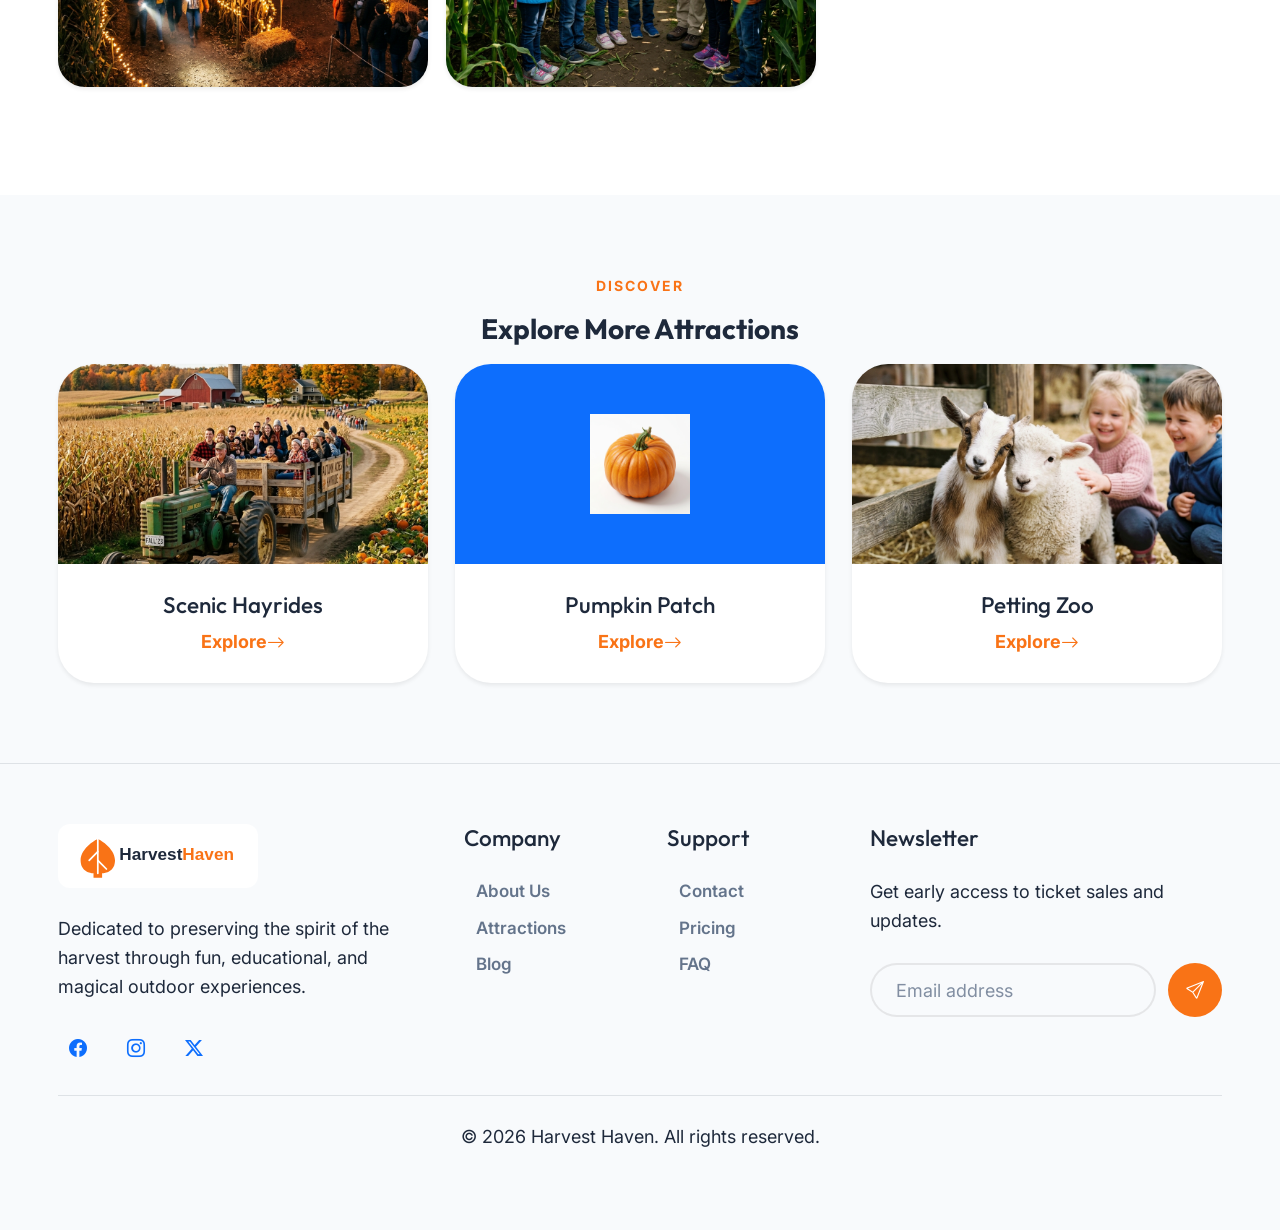
<file: service-details.html>
<!DOCTYPE html>
<html lang="en" data-bs-theme="light">

<head>
    <meta charset="UTF-8">
    <meta name="viewport" content="width=device-width, initial-scale=1.0">
    <title>Maze Details | Harvest Haven</title>
    <meta name="description" content="Explore the details of our 10-acre corn labyrinth.">

    <!-- Bootstrap 5 -->
    <link href="https://cdn.jsdelivr.net/npm/bootstrap@5.3.3/dist/css/bootstrap.min.css" rel="stylesheet">
    <!-- Bootstrap Icons -->
    <link rel="stylesheet" href="https://cdn.jsdelivr.net/npm/bootstrap-icons@1.11.3/font/bootstrap-icons.min.css">
    <!-- Custom CSS -->
    <link rel="stylesheet" href="assets/css/style.css">
    <!-- Favicon -->
    <link rel="icon" type="image/png" href="assets/images/favicon.png">
</head>

<body>

    <!-- Header / Navigation -->
    <header class="fixed-top glass">
        <nav class="navbar navbar-expand-lg container h-100">
            <button class="hamburger-btn btn border-0 d-lg-none" type="button" data-bs-toggle="offcanvas"
                data-bs-target="#offcanvasNavbar">
                <i class="bi bi-list fs-1"></i>
            </button>
            <a class="navbar-brand mx-auto ms-lg-0" href="index.html">
                <img src="assets/images/logo.svg" alt="Harvest Haven Logo" class="logo-bg">
            </a>
            <div class="desktop-nav collapse navbar-collapse justify-content-center">
                <ul class="navbar-nav mb-2 mb-lg-0">
                    <li class="nav-item"><a class="nav-link" href="index.html">Home</a></li>
                    <li class="nav-item"><a class="nav-link" href="home-2.html">The Maze</a></li>
                    <li class="nav-item"><a class="nav-link" href="about.html">About</a></li>
                    <li class="nav-item"><a class="nav-link active" href="services.html">Services</a></li>
                    <li class="nav-item"><a class="nav-link" href="blog.html">Blog</a></li>
                    <li class="nav-item"><a class="nav-link" href="contact.html">Contact</a></li>
                </ul>
            </div>
            <!-- Header Actions (RTL + Theme Toggle + CTA) -->
            <div class="header-actions d-flex align-items-center">
                <div class="d-none d-lg-flex align-items-center">
                    <button class="rtl-toggle btn me-1" title="Toggle RTL">RTL</button>
                    <button class="theme-toggle btn me-2" title="Toggle Theme">
                        <i class="bi bi-moon-stars-fill theme-icon fs-4"></i>
                    </button>
                </div>
                <a href="login.html" class="btn btn-primary d-none d-lg-block">Get Tickets</a>
            </div>
        </nav>
    </header>

    <!-- Offcanvas Mobile Menu -->
    <div class="offcanvas offcanvas-end" tabindex="-1" id="offcanvasNavbar">
        <div class="offcanvas-header border-bottom justify-content-end">
            <button type="button" class="btn-close" data-bs-dismiss="offcanvas" aria-label="Close"></button>
        </div>
        <div class="offcanvas-body">
            <ul class="navbar-nav justify-content-end flex-grow-1 pe-3">
                <li class="nav-item mb-2"><a class="nav-link" href="index.html">Home</a></li>
                <li class="nav-item mb-2"><a class="nav-link" href="home-2.html">The Maze</a></li>
                <li class="nav-item mb-2"><a class="nav-link" href="about.html">About</a></li>
                <li class="nav-item mb-2"><a class="nav-link active" href="services.html">Services</a></li>
                <li class="nav-item mb-2"><a class="nav-link" href="blog.html">Blog</a></li>
                <li class="nav-item mb-2"><a class="nav-link" href="contact.html">Contact</a></li>
            </ul>
            <div class="mt-4">
                <a href="login.html" class="btn btn-primary w-100">Get Tickets</a>
            </div>
            <div class="mt-auto pt-4 border-top">
                <div class="d-flex align-items-center justify-content-between">

                    <div class="d-flex gap-2">
                        <button class="rtl-toggle btn btn-sm">RTL</button>
                        <button class="theme-toggle btn btn-sm">
                            <i class="bi bi-moon-stars-fill theme-icon fs-5"></i>
                        </button>
                    </div>
                </div>
            </div>
        </div>
    </div>

    <!-- Page Header -->
    <section class="page-hero">
        <div class="page-hero-bg">
            <img src="assets/images/service_details_hero_bg.png" alt="Service Details Hero">
        </div>
        <div class="page-hero-overlay"></div>
        <div class="container py-5">
            <h1 class="display-3 mb-4">Giant Corn <span class="text-primary">Labyrinth</span></h1>
            <p class="lead text-white mx-auto" style="max-width: 700px;">Explore the mystery and challenge of our
                legendary 10-acre masterpiece.</p>
        </div>
    </section>

    <section class="py-5">
        <div class="container">
            <div class="row g-5">
                <!-- Main Content -->
                <div class="col-lg-8">
                    <img src="assets/images/service_details_hero_bg.png" alt="Corn Maze Detail"
                        class="img-fluid rounded-5 shadow-lg mb-5 w-100 object-fit-cover" style="height: 450px;">
                    <h1 class="display-4 fw-bold mb-4">The Giant Corn Labyrinth</h1>
                    <p class="lead mb-5">Experience the mystery of our 10-acre corn maze, meticulously
                        designed every year to challenge even the most experienced navigators.</p>

                    <h3 class="h2 mb-4">What to Expect</h3>
                    <div class="row g-4 mb-5">
                        <div class="col-md-6">
                            <div class="card border-0 bg-light p-4 rounded-5 h-100">
                                <div
                                    class="bg-primary bg-opacity-10 text-primary p-3 rounded-4 mb-3 d-inline-block w-auto">
                                    <img src="assets/images/icons/maze.png" alt="Maze Icon" class="icon-image"
                                        style="width: 40px; height: 40px;">
                                </div>
                                <h4 class="h5 fw-bold">Checkpoints</h4>
                                <p class="small mb-0">Find all 5 hidden stations to collect stamps and
                                    win a harvest prize at the end.</p>
                            </div>
                        </div>
                        <div class="col-md-6">
                            <div class="card border-0 bg-light p-4 rounded-5 h-100">
                                <div
                                    class="bg-primary bg-opacity-10 text-primary p-3 rounded-4 mb-3 d-inline-block w-auto">
                                    <i class="bi bi-clock fs-4"></i>
                                </div>
                                <h4 class="h5 fw-bold">Timed Runs</h4>
                                <p class="small mb-0">Competitive sessions on Saturday mornings with
                                    leaderboard tracking.</p>
                            </div>
                        </div>
                    </div>

                    <div class="mb-5">
                        <h3 class="h2 mb-4">Safety First</h3>
                        <p>Your safety is our priority. The maze is equipped with emergency exits
                            every 200 yards, and our 'Maze Marshals' are always on patrol to assist if you get truly
                            lost.</p>
                    </div>

                    <!-- New Section: Maze Technology -->
                    <div class="mb-5 p-5 bg-dark text-white rounded-5">
                        <h3 class="h2 mb-4">GPS-Guided <span class="text-primary">Precision</span></h3>
                        <p class="mb-4">Our maze isn't just planted; it's engineered. We use specialized
                            GPS software to carve the intricate paths when the corn is still young.</p>
                        <div class="row g-3">
                            <div class="col-6">
                                <div class="p-3 border border-secondary rounded-4">
                                    <h5 class="small text-uppercase tracking-wider text-primary mb-1">Path Length
                                    </h5>
                                    <p class="h4 mb-0">5.2 Miles</p>
                                </div>
                            </div>
                            <div class="col-6">
                                <div class="p-3 border border-secondary rounded-4">
                                    <h5 class="small text-uppercase tracking-wider text-primary mb-1">Avg. Time</h5>
                                    <p class="h4 mb-0">60 Mins</p>
                                </div>
                            </div>
                        </div>
                    </div>

                    <!-- New Section: Essential Visitor Tips -->
                    <div class="mb-5">
                        <h3 class="h2 mb-4">Essential Visitor Tips</h3>
                        <div class="row g-4">
                            <div class="col-md-6">
                                <div class="d-flex gap-3">
                                    <i class="bi bi-water text-primary fs-3"></i>
                                    <div>
                                        <h5 class="h6 mb-1">Stay Hydrated</h5>
                                        <p class="small">The maze can get warm during the day. Carry a
                                            water bottle.</p>
                                    </div>
                                </div>
                            </div>
                            <div class="col-md-6">
                                <div class="d-flex gap-3">
                                    <i class="bi bi-sun text-primary fs-3"></i>
                                    <div>
                                        <h5 class="h6 mb-1">Wear Sunscreen</h5>
                                        <p class="small">Even in autumn, the sun is strong in the open
                                            fields.</p>
                                    </div>
                                </div>
                            </div>
                        </div>
                    </div>

                    <!-- New Section: The Maze Gallery -->
                    <div class="mb-5">
                        <h3 class="h2 mb-4">The Maze Gallery</h3>
                        <div class="row g-3">
                            <div class="col-6"><img src="assets/images/flashlight_maze.png"
                                    class="img-fluid rounded-4 shadow-sm" alt="Gallery 1"></div>
                            <div class="col-6"><img src="assets/images/farm_tour.png"
                                    class="img-fluid rounded-4 shadow-sm" alt="Gallery 2"></div>
                        </div>
                    </div>
                </div>

                <!-- Sidebar -->
                <div class="col-lg-4">
                    <div class="sticky-top" style="top: 100px;">
                        <div class="card border-0 bg-primary text-white p-5 rounded-5 mb-4 shadow-lg">
                            <h3 class="h4 fw-bold mb-4">Book Your Visit</h3>
                            <p class="mb-5">Secure your spot for the grand opening and get early access
                                pricing.</p>
                            <a href="pricing.html"
                                class="btn btn-light btn-lg w-100 rounded-pill py-3 text-primary fw-bold">Get
                                Tickets</a>
                        </div>

                        <div class="card border-0 bg-light p-5 rounded-5">
                            <h3 class="h4 fw-bold mb-4">Other Attractions</h3>
                            <ul class="list-unstyled mb-0">
                                <li class="mb-3"><a href="services.html"
                                        class="text-decoration-none hover-primary d-flex align-items-center"><i
                                            class="bi bi-chevron-right me-2 small"></i> Hayrides</a></li>
                                <li class="mb-3"><a href="services.html"
                                        class="text-decoration-none hover-primary d-flex align-items-center"><i
                                            class="bi bi-chevron-right me-2 small"></i> Pumpkin Patch</a></li>
                                <li class="mb-0"><a href="services.html"
                                        class="text-decoration-none hover-primary d-flex align-items-center"><i
                                            class="bi bi-chevron-right me-2 small"></i> Farm Market</a></li>
                            </ul>
                        </div>
                    </div>
                </div>
            </div>
        </div>
    </section>
    <!-- New Section 6: Explore More Attractions -->
    <section class="bg-light">
        <div class="container text-center">
            <span class="section-badge">Discover</span>
            <h2 class="section-title">Explore More Attractions</h2>
            <div class="row g-4">
                <div class="col-md-4">
                    <div class="card border-0 shadow-sm rounded-5 overflow-hidden">
                        <img src="assets/images/hayride_attraction.png" class="card-img-top" alt="Hayrides"
                            style="height: 200px; object-fit: cover;">
                        <div class="card-body p-4">
                            <h4 class="h5">Scenic Hayrides</h4>
                            <a href="services.html"
                                class="btn btn-link p-0 text-primary fw-bold text-decoration-none">Explore <i
                                    class="bi bi-arrow-right"></i></a>
                        </div>
                    </div>
                </div>
                <div class="col-md-4">
                    <div class="card border-0 shadow-sm rounded-5 overflow-hidden">
                        <div class="bg-primary text-white d-flex align-items-center justify-content-center"
                            style="height: 200px;">
                            <img src="assets/images/icons/pumpkin.png" alt="Pumpkin Icon" class="icon-image"
                                style="width: 100px; height: 100px;">
                        </div>
                        <div class="card-body p-4">
                            <h4 class="h5">Pumpkin Patch</h4>
                            <a href="services.html"
                                class="btn btn-link p-0 text-primary fw-bold text-decoration-none">Explore <i
                                    class="bi bi-arrow-right"></i></a>
                        </div>
                    </div>
                </div>
                <div class="col-md-4">
                    <div class="card border-0 shadow-sm rounded-5 overflow-hidden">
                        <img src="assets/images/petting_zoo.png" class="card-img-top" alt="Petting Zoo"
                            style="height: 200px; object-fit: cover;">
                        <div class="card-body p-4">
                            <h4 class="h5">Petting Zoo</h4>
                            <a href="services.html"
                                class="btn btn-link p-0 text-primary fw-bold text-decoration-none">Explore <i
                                    class="bi bi-arrow-right"></i></a>
                        </div>
                    </div>
                </div>
            </div>
        </div>
    </section>
    </main>

    <!-- Footer -->
    <footer class="site-footer border-top">
        <div class="container">
            <div class="row g-5 mb-4">
                <!-- Column 1: Brand -->
                <div class="col-lg-4">
                    <a href="index.html" class="d-inline-block mb-4">
                        <img src="assets/images/logo.svg" alt="Harvest Haven Logo" class="logo-bg">
                    </a>
                    <p class="mb-4">Dedicated to preserving the spirit of the harvest through fun,
                        educational, and magical outdoor experiences.</p>
                    <div class="d-flex gap-3">
                        <a href="#" class="btn btn-outline-primary rounded-circle p-2"
                            style="width: 40px; height: 40px;"><i class="bi bi-facebook"></i></a>
                        <a href="#" class="btn btn-outline-primary rounded-circle p-2"
                            style="width: 40px; height: 40px;"><i class="bi bi-instagram"></i></a>
                        <a href="#" class="btn btn-outline-primary rounded-circle p-2"
                            style="width: 40px; height: 40px;"><i class="bi bi-twitter-x"></i></a>
                    </div>
                </div>
                <!-- Column 2: Company -->
                <div class="col-6 col-lg-2">
                    <h4 class="h5 mb-4">Company</h4>
                    <ul class="nav flex-column gap-2">
                        <li class="nav-item"><a href="about.html" class="nav-link p-0">About Us</a></li>
                        <li class="nav-item"><a href="services.html" class="nav-link p-0">Attractions</a>
                        </li>
                        <li class="nav-item"><a href="blog.html" class="nav-link p-0">Blog</a></li>
                    </ul>
                </div>
                <!-- Column 3: Support -->
                <div class="col-6 col-lg-2">
                    <h4 class="h5 mb-4">Support</h4>
                    <ul class="nav flex-column gap-2">
                        <li class="nav-item"><a href="contact.html" class="nav-link p-0">Contact</a></li>
                        <li class="nav-item"><a href="pricing.html" class="nav-link p-0">Pricing</a></li>
                        <li class="nav-item"><a href="404.html" class="nav-link p-0">FAQ</a></li>
                    </ul>
                </div>
                <!-- Column 4: Newsletter -->
                <div class="col-lg-4">
                    <h4 class="h5 mb-4">Newsletter</h4>
                    <p class="mb-4">Get early access to ticket sales and updates.</p>
                    <form class="newsletter-form">
                        <input type="email" class="form-control" placeholder="Email address">
                        <button class="btn btn-primary rounded-circle" type="submit"><i class="bi bi-send"></i></button>
                    </form>
                </div>
            </div>
            <div class="pt-4 border-top text-center">
                <p>&copy; 2026 Harvest Haven. All rights reserved.</p>
                <a href="#" id="back-to-top" class="btn btn-primary rounded-circle shadow-lg"><i
                        class="bi bi-chevron-up"></i></a>
            </div>
        </div>
    </footer>

    <script src="https://cdn.jsdelivr.net/npm/bootstrap@5.3.3/dist/js/bootstrap.bundle.min.js"></script>
    <script src="assets/js/main.js"></script>
</body>

</html>
</file>
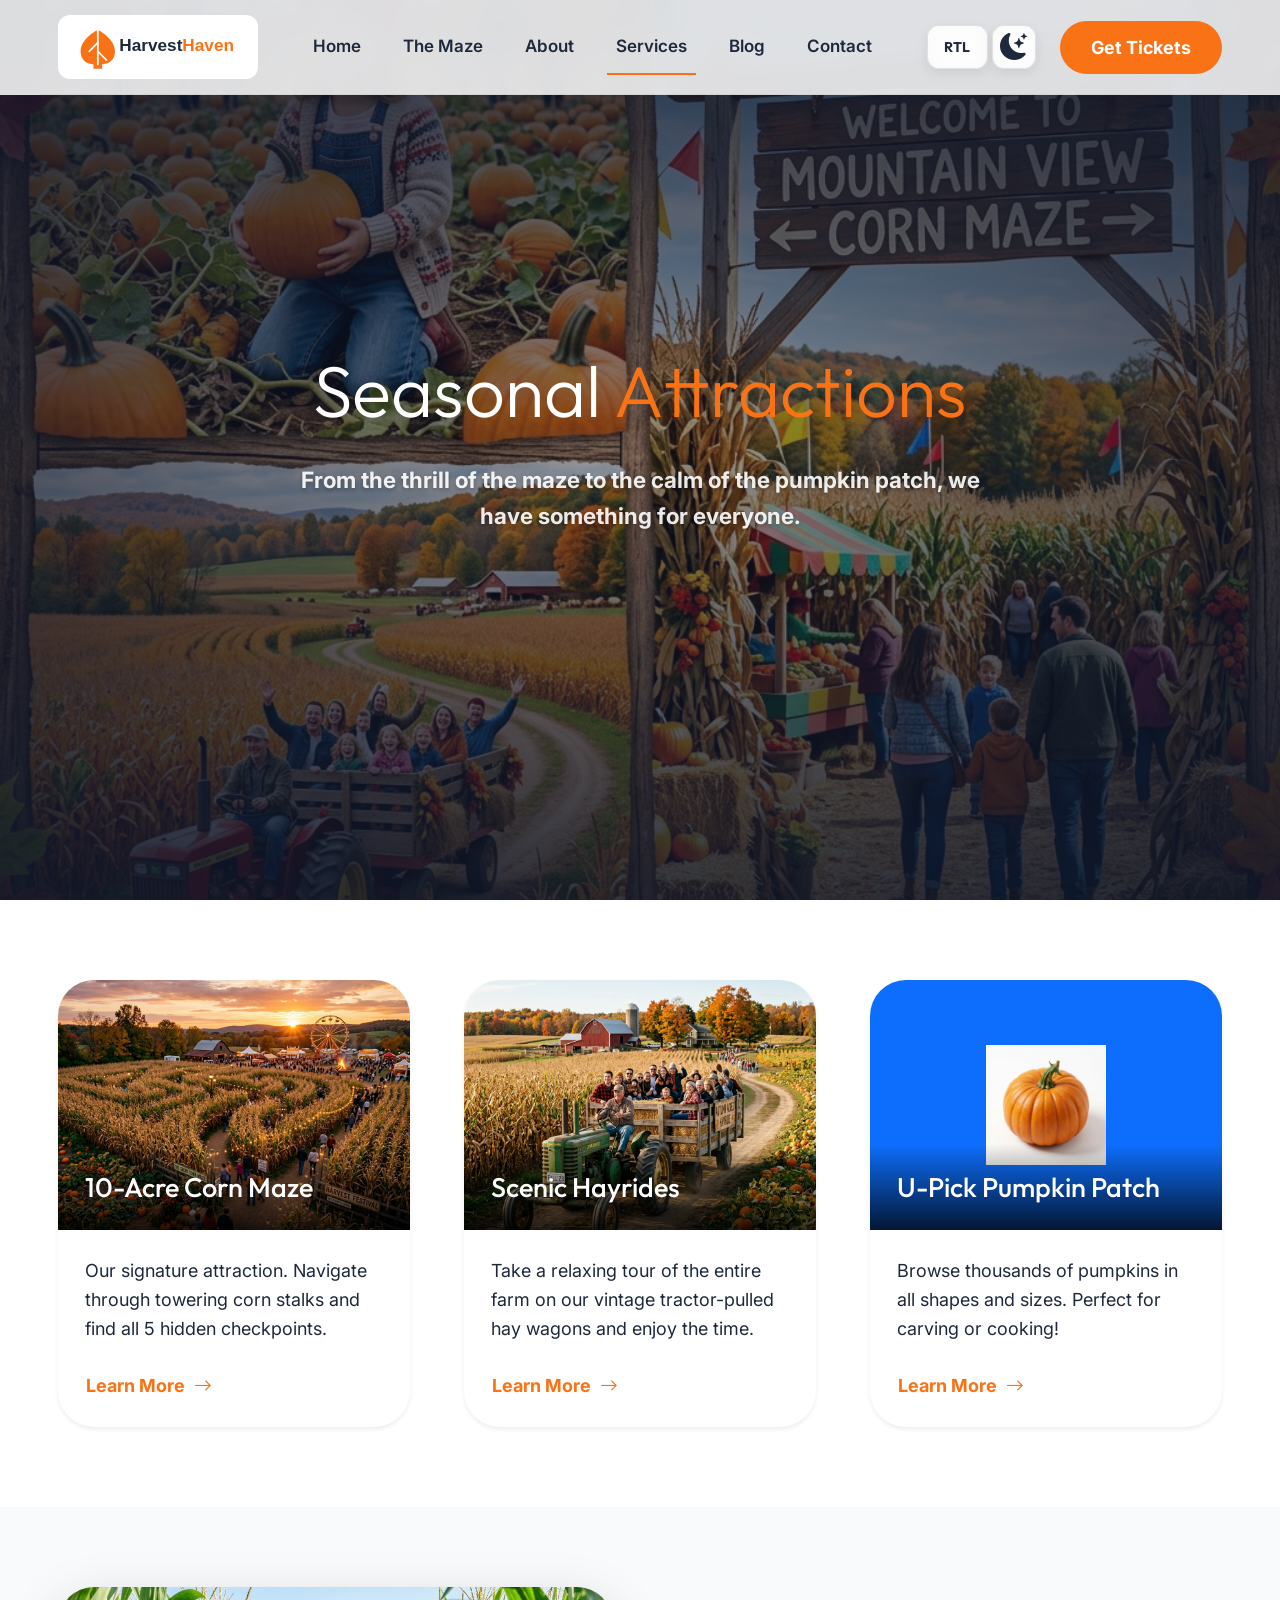
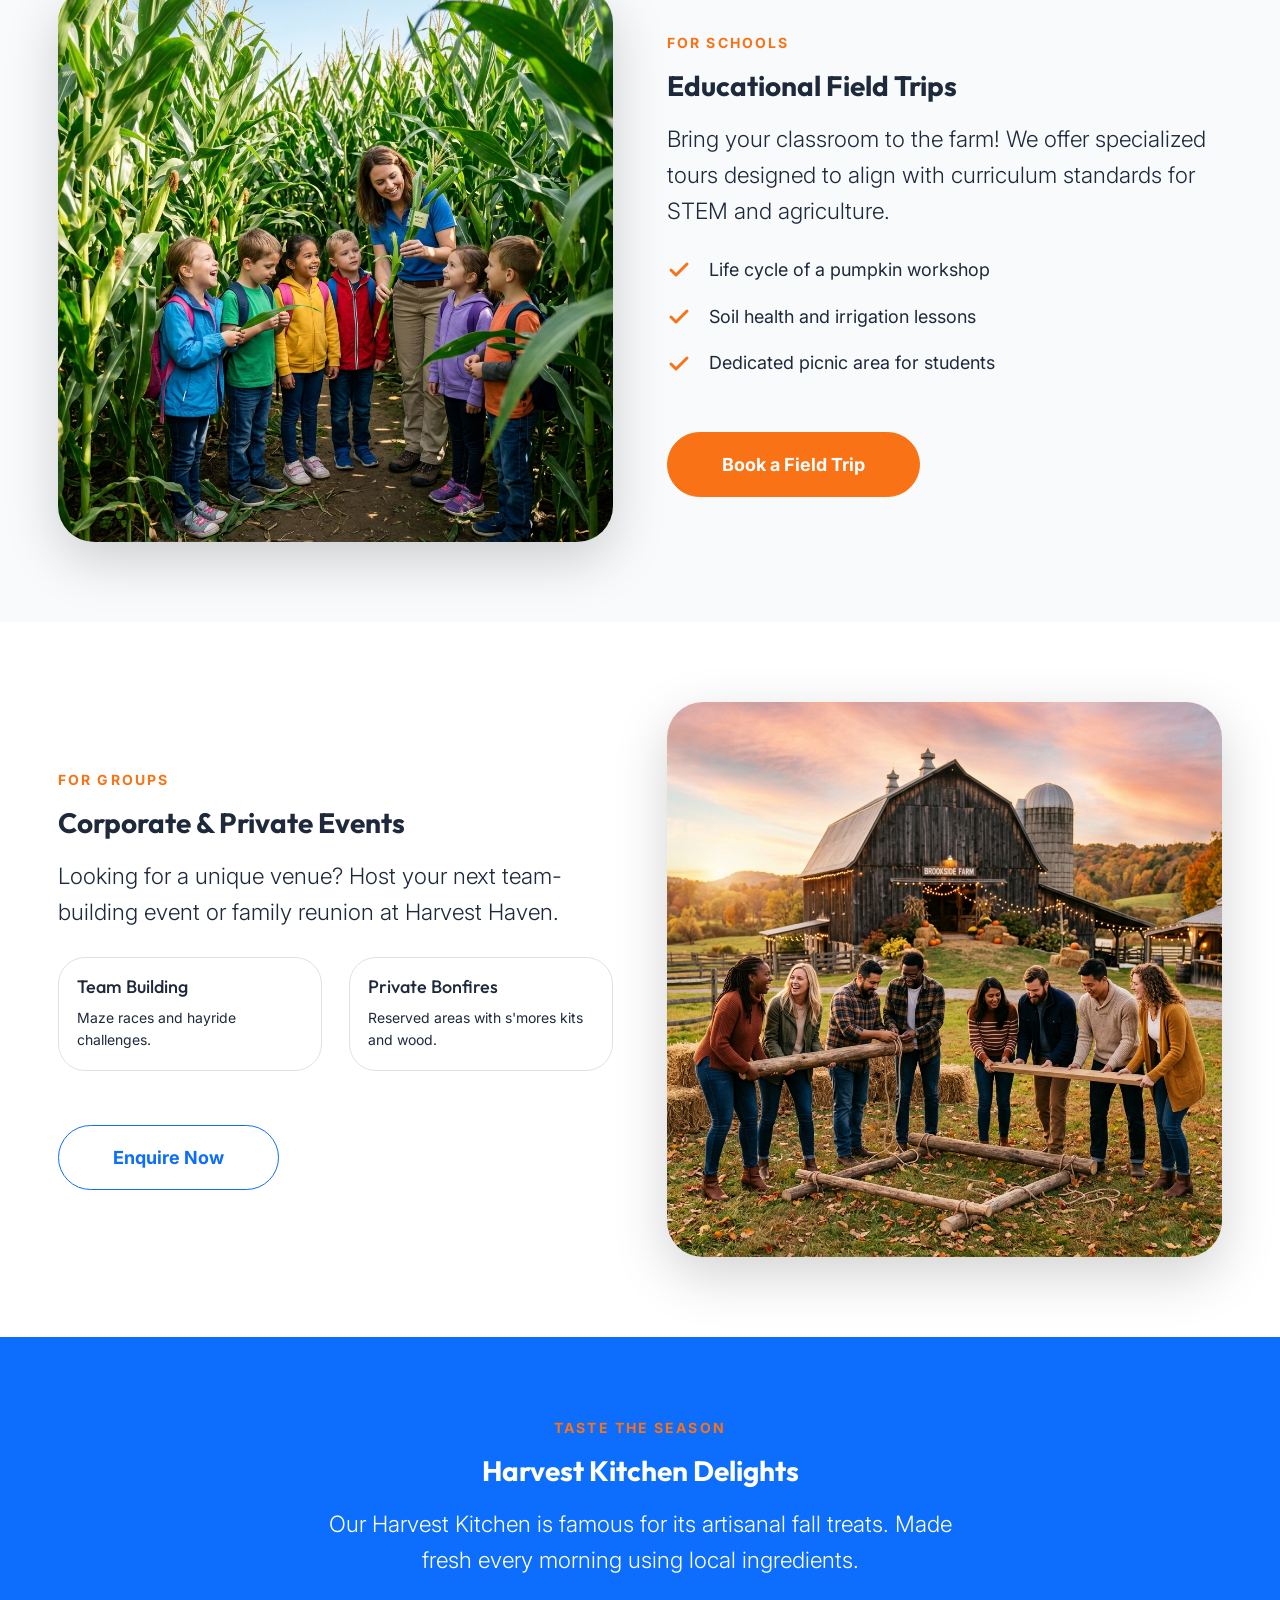
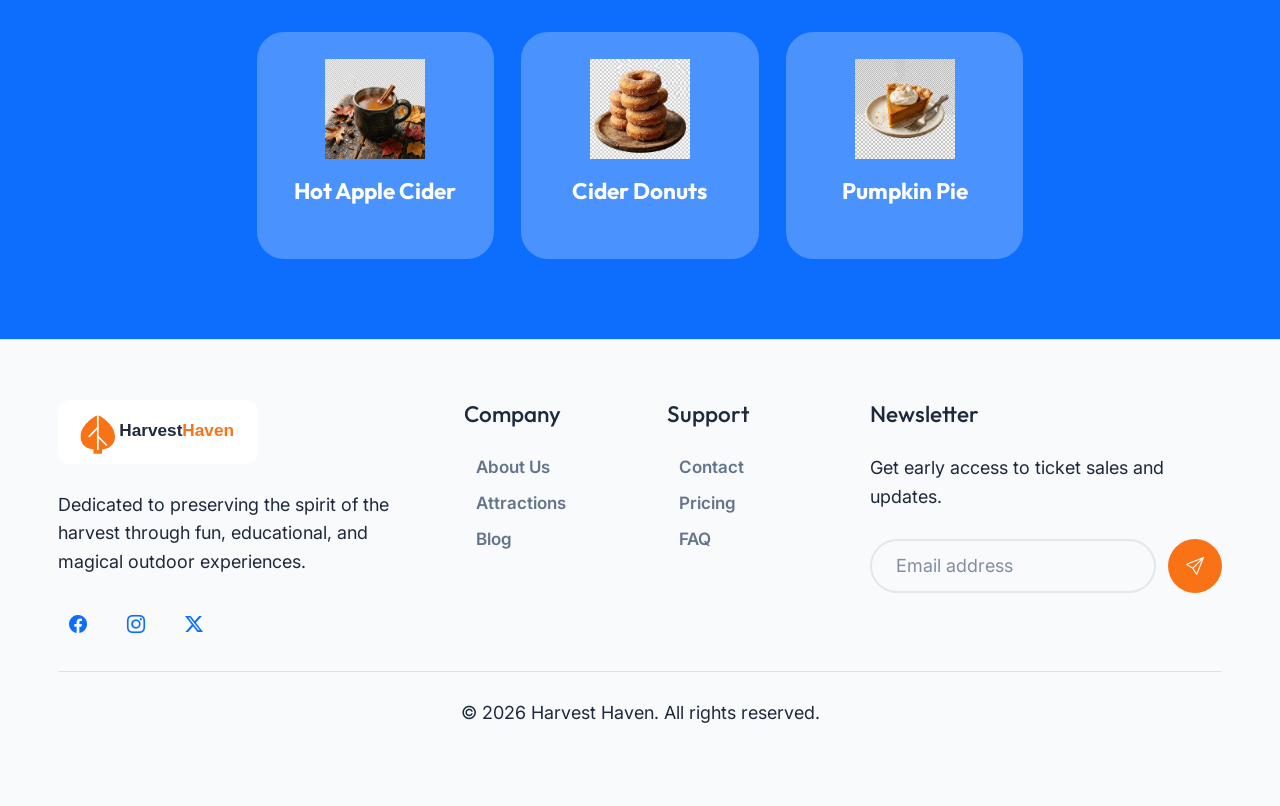
<file: services.html>
<!DOCTYPE html>
<html lang="en" data-bs-theme="light">

<head>
    <meta charset="UTF-8">
    <meta name="viewport" content="width=device-width, initial-scale=1.0">
    <title>Our Attractions | Harvest Haven</title>
    <meta name="description"
        content="Explore our seasonal attractions, from the 10-acre corn maze to the pumpkin patch.">

    <!-- Bootstrap 5 -->
    <link href="https://cdn.jsdelivr.net/npm/bootstrap@5.3.3/dist/css/bootstrap.min.css" rel="stylesheet">
    <!-- Bootstrap Icons -->
    <link rel="stylesheet" href="https://cdn.jsdelivr.net/npm/bootstrap-icons@1.11.3/font/bootstrap-icons.min.css">
    <!-- Custom CSS -->
    <link rel="stylesheet" href="assets/css/style.css">
    <!-- Favicon -->
    <link rel="icon" type="image/png" href="assets/images/favicon.png">
</head>

<body>

    <!-- Header / Navigation -->
    <header class="fixed-top glass">
        <nav class="navbar navbar-expand-lg container h-100">
            <button class="hamburger-btn btn border-0 d-lg-none" type="button" data-bs-toggle="offcanvas"
                data-bs-target="#offcanvasNavbar">
                <i class="bi bi-list fs-1"></i>
            </button>
            <a class="navbar-brand mx-auto ms-lg-0" href="index.html">
                <img src="assets/images/logo.svg" alt="Harvest Haven Logo" class="logo-bg">
            </a>
            <div class="desktop-nav collapse navbar-collapse justify-content-center">
                <ul class="navbar-nav mb-2 mb-lg-0">
                    <li class="nav-item"><a class="nav-link" href="index.html">Home</a></li>
                    <li class="nav-item"><a class="nav-link" href="home-2.html">The Maze</a></li>
                    <li class="nav-item"><a class="nav-link" href="about.html">About</a></li>
                    <li class="nav-item"><a class="nav-link active" href="services.html">Services</a></li>
                    <li class="nav-item"><a class="nav-link" href="blog.html">Blog</a></li>
                    <li class="nav-item"><a class="nav-link" href="contact.html">Contact</a></li>
                </ul>
            </div>
            <!-- Header Actions (RTL + Theme Toggle + CTA) -->
            <div class="header-actions d-flex align-items-center">
                <div class="d-none d-lg-flex align-items-center">
                    <button class="rtl-toggle btn me-1" title="Toggle RTL">RTL</button>
                    <button class="theme-toggle btn me-2" title="Toggle Theme">
                        <i class="bi bi-moon-stars-fill theme-icon fs-4"></i>
                    </button>
                </div>
                <a href="login.html" class="btn btn-primary d-none d-lg-block">Get Tickets</a>
            </div>
        </nav>
    </header>

    <!-- Offcanvas Mobile Menu -->
    <div class="offcanvas offcanvas-end" tabindex="-1" id="offcanvasNavbar">
        <div class="offcanvas-header border-bottom justify-content-end">
            <button type="button" class="btn-close" data-bs-dismiss="offcanvas" aria-label="Close"></button>
        </div>
        <div class="offcanvas-body">
            <ul class="navbar-nav justify-content-end flex-grow-1 pe-3">
                <li class="nav-item mb-2"><a class="nav-link" href="index.html">Home</a></li>
                <li class="nav-item mb-2"><a class="nav-link" href="home-2.html">The Maze</a></li>
                <li class="nav-item mb-2"><a class="nav-link" href="about.html">About</a></li>
                <li class="nav-item mb-2"><a class="nav-link active" href="services.html">Services</a></li>
                <li class="nav-item mb-2"><a class="nav-link" href="blog.html">Blog</a></li>
                <li class="nav-item mb-2"><a class="nav-link" href="contact.html">Contact</a></li>
            </ul>
            <div class="mt-4">
                <a href="login.html" class="btn btn-primary w-100">Get Tickets</a>
            </div>
            <div class="mt-auto pt-4 border-top">
                <div class="d-flex align-items-center justify-content-between">

                    <div class="d-flex gap-2">
                        <button class="rtl-toggle btn btn-sm">RTL</button>
                        <button class="theme-toggle btn btn-sm">
                            <i class="bi bi-moon-stars-fill theme-icon fs-5"></i>
                        </button>
                    </div>
                </div>
            </div>
        </div>
    </div>

    <main>
        <!-- Page Header -->
        <section class="page-hero">
            <div class="page-hero-bg">
                <img src="assets/images/services_hero_bg.png" alt="Services Hero">
            </div>
            <div class="page-hero-overlay"></div>
            <div class="container py-5">
                <h1 class="display-3 mb-4">Seasonal <span class="text-primary">Attractions</span></h1>
                <p class="lead text-white mx-auto" style="max-width: 700px;">From the thrill of the maze to the calm of
                    the pumpkin patch, we have something for everyone.</p>
            </div>
        </section>

        <!-- Services Grid -->
        <section>
            <div class="container">
                <div class="row g-5 justify-content-center">
                    <!-- Service 1 -->
                    <div class="col-md-6 col-lg-4">
                        <div class="card h-100 border-0 shadow-sm rounded-5 overflow-hidden group">
                            <div class="position-relative overflow-hidden">
                                <img src="assets/images/harvest_hero_bg.png" alt="Corn Maze"
                                    class="card-img-top object-fit-cover" style="height: 250px;">
                                <div class="position-absolute bottom-0 start-0 p-4 text-white w-100 bg-gradient-dark">
                                    <h3 class="h4 mb-0">10-Acre Corn Maze</h3>
                                </div>
                            </div>
                            <div class="card-body p-4">
                                <p class="mb-4">Our signature attraction. Navigate through towering corn
                                    stalks and find all 5 hidden checkpoints.</p>
                                <a href="service-details.html"
                                    class="btn btn-link p-0 text-primary fw-bold text-decoration-none">Learn More <i
                                        class="bi bi-arrow-right ms-2"></i></a>
                            </div>
                        </div>
                    </div>
                    <!-- Service 2 -->
                    <div class="col-md-6 col-lg-4">
                        <div class="card h-100 border-0 shadow-sm rounded-5 overflow-hidden group">
                            <div class="position-relative overflow-hidden">
                                <img src="assets/images/hayride_attraction.png" alt="Hayrides"
                                    class="card-img-top object-fit-cover" style="height: 250px;">
                                <div class="position-absolute bottom-0 start-0 p-4 text-white w-100 bg-gradient-dark">
                                    <h3 class="h4 mb-0">Scenic Hayrides</h3>
                                </div>
                            </div>
                            <div class="card-body p-4">
                                <p class="mb-4">Take a relaxing tour of the entire farm on our vintage
                                    tractor-pulled hay wagons and enjoy the time.</p>
                                <a href="service-details.html"
                                    class="btn btn-link p-0 text-primary fw-bold text-decoration-none">Learn More <i
                                        class="bi bi-arrow-right ms-2"></i></a>
                            </div>
                        </div>
                    </div>
                    <!-- Service 3 -->
                    <div class="col-md-6 col-lg-4">
                        <div class="card h-100 border-0 shadow-sm rounded-5 overflow-hidden group">
                            <div class="position-relative overflow-hidden d-flex align-items-center justify-content-center bg-primary text-white"
                                style="height: 250px;">
                                <img src="assets/images/icons/pumpkin.png" alt="Pumpkin Icon" class="icon-image"
                                    style="width: 120px; height: 120px;">
                                <div class="position-absolute bottom-0 start-0 p-4 text-white w-100 bg-gradient-dark">
                                    <h3 class="h4 mb-0">U-Pick Pumpkin Patch</h3>
                                </div>
                            </div>
                            <div class="card-body p-4">
                                <p class="mb-4">Browse thousands of pumpkins in all shapes and sizes. Perfect
                                    for carving or cooking!</p>
                                <a href="service-details.html"
                                    class="btn btn-link p-0 text-primary fw-bold text-decoration-none">Learn More <i
                                        class="bi bi-arrow-right ms-2"></i></a>
                            </div>
                        </div>
                    </div>
                </div>
            </div>
        </section>

        <!-- New Section 3: Educational Field Trips -->
        <section class="bg-light">
            <div class="container">
                <div class="row align-items-center g-5">
                    <div class="col-lg-6">
                        <img src="assets/images/farm_tour.png" alt="School Tours" class="img-fluid rounded-5 shadow-lg">
                    </div>
                    <div class="col-lg-6 text-center text-lg-start">
                        <span class="section-badge">For Schools</span>
                        <h2 class="section-title">Educational Field Trips</h2>
                        <p class="lead mb-4 readable-width text-start">Bring your classroom to the farm! We offer
                            specialized tours
                            designed to align with curriculum standards for STEM and agriculture.</p>
                        <ul class="list-unstyled mb-5">
                            <li class="mb-3 d-flex align-items-center justify-content-center justify-content-lg-start">
                                <img src="data:image/svg+xml,%3Csvg xmlns='http://www.w3.org/2000/svg' width='24' height='24' viewBox='0 0 24 24' fill='none' stroke='%23f97316' stroke-width='3' stroke-linecap='round' stroke-linejoin='round'%3E%3Cpolyline points='20 6 9 17 4 12'%3E%3C/polyline%3E%3C/svg%3E"
                                    alt="Check" class="me-3" style="width: 24px; height: 24px;"> Life cycle of a pumpkin
                                workshop
                            </li>
                            <li class="mb-3 d-flex align-items-center justify-content-center justify-content-lg-start">
                                <img src="data:image/svg+xml,%3Csvg xmlns='http://www.w3.org/2000/svg' width='24' height='24' viewBox='0 0 24 24' fill='none' stroke='%23f97316' stroke-width='3' stroke-linecap='round' stroke-linejoin='round'%3E%3Cpolyline points='20 6 9 17 4 12'%3E%3C/polyline%3E%3C/svg%3E"
                                    alt="Check" class="me-3" style="width: 24px; height: 24px;"> Soil health and
                                irrigation lessons
                            </li>
                            <li class="mb-3 d-flex align-items-center justify-content-center justify-content-lg-start">
                                <img src="data:image/svg+xml,%3Csvg xmlns='http://www.w3.org/2000/svg' width='24' height='24' viewBox='0 0 24 24' fill='none' stroke='%23f97316' stroke-width='3' stroke-linecap='round' stroke-linejoin='round'%3E%3Cpolyline points='20 6 9 17 4 12'%3E%3C/polyline%3E%3C/svg%3E"
                                    alt="Check" class="me-3" style="width: 24px; height: 24px;"> Dedicated picnic area
                                for students
                            </li>
                        </ul>
                        <a href="contact.html" class="btn btn-primary px-5 py-3 rounded-pill">Book a Field Trip</a>
                    </div>
                </div>
            </div>
        </section>

        <!-- New Section 4: Corporate & Private Events -->
        <section>
            <div class="container">
                <div class="row align-items-center g-5">
                    <div class="col-lg-6 order-lg-2">
                        <img src="assets/images/corporate_events.png" alt="Corporate Events"
                            class="img-fluid rounded-5 shadow-lg">
                    </div>
                    <div class="col-lg-6 order-lg-1 text-center text-lg-start">
                        <span class="section-badge">For Groups</span>
                        <h2 class="section-title">Corporate & Private Events</h2>
                        <p class="lead mb-4 readable-width text-start">Looking for a unique venue? Host your next
                            team-building event
                            or family reunion at Harvest Haven.</p>
                        <div class="row g-4 mb-5">
                            <div class="col-sm-6 text-center text-lg-start">
                                <div class="p-3 border rounded-4">
                                    <h5 class="h6 mb-2">Team Building</h5>
                                    <p class="small mb-0">Maze races and hayride challenges.</p>
                                </div>
                            </div>
                            <div class="col-sm-6 text-center text-lg-start">
                                <div class="p-3 border rounded-4">
                                    <h5 class="h6 mb-2">Private Bonfires</h5>
                                    <p class="small mb-0">Reserved areas with s'mores kits and wood.</p>
                                </div>
                            </div>
                        </div>
                        <a href="contact.html" class="btn btn-outline-primary px-5 py-3 rounded-pill">Enquire Now</a>
                    </div>
                </div>
            </div>
        </section>

        <!-- New Section 5: Harvest Kitchen -->
        <section class="bg-primary text-white">
            <div class="container text-center">
                <div class="row justify-content-center">
                    <div class="col-lg-8">
                        <span class="section-badge">Taste the Season</span>
                        <h2 class="section-title text-white">Harvest Kitchen Delights</h2>
                        <p class="lead mb-5 readable-width">Our Harvest Kitchen is famous for its artisanal fall treats.
                            Made fresh every morning using local ingredients.</p>
                        <div class="row g-4">
                            <div class="col-md-4">
                                <div class="bg-white bg-opacity-25 p-4 rounded-4 h-100">
                                    <img src="assets/images/hot_apple_cider.png" alt="Hot Apple Cider"
                                        class="icon-image mb-3" style="width: 100px; height: 100px;">
                                    <h5>Hot Apple Cider</h5>
                                </div>
                            </div>
                            <div class="col-md-4">
                                <div class="bg-white bg-opacity-25 p-4 rounded-4 h-100">
                                    <img src="assets/images/cider_donuts.png" alt="Cider Donuts" class="icon-image mb-3"
                                        style="width: 100px; height: 100px;">
                                    <h5>Cider Donuts</h5>
                                </div>
                            </div>
                            <div class="col-md-4">
                                <div class="bg-white bg-opacity-25 p-4 rounded-4 h-100">
                                    <img src="assets/images/pumpkin_pie.png" alt="Pumpkin Pie" class="icon-image mb-3"
                                        style="width: 100px; height: 100px;">
                                    <h5>Pumpkin Pie</h5>
                                </div>
                            </div>
                        </div>
                    </div>
                </div>
            </div>
        </section>
    </main>

    <!-- Footer -->
    <footer class="site-footer border-top">
        <div class="container">
            <div class="row g-5 mb-4">
                <!-- Column 1: Brand -->
                <div class="col-lg-4">
                    <a href="index.html" class="d-inline-block mb-4">
                        <img src="assets/images/logo.svg" alt="Harvest Haven Logo" class="logo-bg">
                    </a>
                    <p class="mb-4">Dedicated to preserving the spirit of the harvest through fun,
                        educational, and magical outdoor experiences.</p>
                    <div class="d-flex gap-3">
                        <a href="#" class="btn btn-outline-primary rounded-circle p-2"
                            style="width: 40px; height: 40px;"><i class="bi bi-facebook"></i></a>
                        <a href="#" class="btn btn-outline-primary rounded-circle p-2"
                            style="width: 40px; height: 40px;"><i class="bi bi-instagram"></i></a>
                        <a href="#" class="btn btn-outline-primary rounded-circle p-2"
                            style="width: 40px; height: 40px;"><i class="bi bi-twitter-x"></i></a>
                    </div>
                </div>
                <!-- Column 2: Company -->
                <div class="col-6 col-lg-2">
                    <h4 class="h5 mb-4">Company</h4>
                    <ul class="nav flex-column gap-2">
                        <li class="nav-item"><a href="about.html" class="nav-link p-0">About Us</a></li>
                        <li class="nav-item"><a href="services.html" class="nav-link p-0">Attractions</a>
                        </li>
                        <li class="nav-item"><a href="blog.html" class="nav-link p-0">Blog</a></li>
                    </ul>
                </div>
                <!-- Column 3: Support -->
                <div class="col-6 col-lg-2">
                    <h4 class="h5 mb-4">Support</h4>
                    <ul class="nav flex-column gap-2">
                        <li class="nav-item"><a href="contact.html" class="nav-link p-0">Contact</a></li>
                        <li class="nav-item"><a href="pricing.html" class="nav-link p-0">Pricing</a></li>
                        <li class="nav-item"><a href="404.html" class="nav-link p-0">FAQ</a></li>
                    </ul>
                </div>
                <!-- Column 4: Newsletter -->
                <div class="col-lg-4">
                    <h4 class="h5 mb-4">Newsletter</h4>
                    <p class="mb-4">Get early access to ticket sales and updates.</p>
                    <form class="newsletter-form">
                        <input type="email" class="form-control" placeholder="Email address">
                        <button class="btn btn-primary rounded-circle" type="submit"><i class="bi bi-send"></i></button>
                    </form>
                </div>
            </div>
            <div class="pt-4 border-top text-center">
                <p>&copy; 2026 Harvest Haven. All rights reserved.</p>
                <a href="#" id="back-to-top" class="btn btn-primary rounded-circle shadow-lg"><i
                        class="bi bi-chevron-up"></i></a>
            </div>
        </div>
    </footer>

    <script src="https://cdn.jsdelivr.net/npm/bootstrap@5.3.3/dist/js/bootstrap.bundle.min.js"></script>
    <script src="assets/js/main.js"></script>
</body>

</html>
</file>
<file: assets/css/style.css>
@import url('https://fonts.googleapis.com/css2?family=Inter:wght@300;400;500;600;700&family=Outfit:wght@300;400;500;600;700;800&display=swap');

:root {
    --primary: #f97316;
    --secondary: #ffffff;
    --accent: #1e293b;
    --text-main: #1e293b;
    --text-muted: #64748b;
    --bg-light: #f8fafc;
    --bg-dark: #0f172a;
    --transition: all 0.3s ease;
    --header-height: 80px;

    /* Typography System */
    --fs-h1: 48px;
    --fs-h2: 36px;
    --fs-h3: 28px;
    --fs-body: 18px;
    --fs-small: 14px;
    --lh-heading: 1.25;
    --lh-body: 1.6;
    --text-max-width: 650px;
}

[data-bs-theme="dark"] {
    --secondary: #1e293b;
    --text-main: #f8fafc;
    --text-muted: #94a3b8;
    --bg-light: #0f172a;
}

.bg-light {
    background-color: var(--bg-light) !important;
}

.bg-secondary {
    background-color: var(--secondary) !important;
}

.text-main {
    color: var(--text-main) !important;
}

html,
body {
    font-family: 'Inter', sans-serif;
    font-size: var(--fs-body);
    line-height: var(--lh-body);
    color: var(--text-main);
    background-color: var(--secondary);
    overflow-x: hidden;
    width: 100%;
}

h1 { font-size: var(--fs-h1); }
h2 { font-size: var(--fs-h2); }
h3 { font-size: var(--fs-h3); }

h1,
h2,
h3,
h4,
h5,
h6 {
    font-family: 'Outfit', sans-serif;
    font-weight: 700;
    line-height: var(--lh-heading);
    margin-bottom: 1.5rem;
}

.readable-width {
    max-width: var(--text-max-width);
    margin-left: auto;
    margin-right: auto;
}

.text-start.readable-width {
    margin-left: 0;
    margin-right: auto;
}

.text-center.readable-width {
    margin-left: auto;
    margin-right: auto;
}

.section-badge {
    text-transform: uppercase;
    letter-spacing: 0.15em;
    font-weight: 700;
    font-size: 14px;
    color: var(--primary);
    display: block;
    margin-bottom: 0.75rem;
}

.section-title {
    font-size: var(--fs-h3) !important;
    margin-bottom: 1rem;
}

@media (max-width: 768px) {
    :root {
        --fs-h1: 36px;
        --fs-h2: 28px;
        --fs-h3: 24px;
    }

    .display-1 {
        font-size: 3rem !important;
    }

    .display-4 {
        font-size: 2.2rem !important;
    }

    .lead {
        font-size: 1.1rem !important;
    }
}

.small {
    font-size: 14px;
}

.display-0 {
    font-size: 10rem;
}

.mt-n5 {
    margin-top: -3rem !important;
}

/* Container */
.container {
    max-width: 1200px !important;
    margin: auto;
    padding: 0 1rem;
}

/* Spacing */
section {
    padding: 80px 0;
}

@media (max-width: 1100px) {
    section {
        padding: 60px 0;
    }
}

/* Buttons */
.btn {
    font-weight: 700;
    padding: 12px 30px;
    border-radius: 50px;
    transition: var(--transition);
    display: inline-flex;
    align-items: center;
    justify-content: center;
    white-space: nowrap;
}

.btn-primary {
    background-color: var(--primary);
    border-color: var(--primary);
    color: white;
}

.btn-primary:hover {
    background-color: #ea580c;
    border-color: #ea580c;
    transform: translateY(-2px);
    box-shadow: 0 10px 20px rgba(249, 115, 22, 0.2);
    color: white;
}

.btn-outline-light {
    border-width: 2px;
}

.btn-outline-light:hover {
    background-color: white;
    color: var(--primary);
    transform: translateY(-2px);
}

.btn-lg {
    padding: 16px 40px;
    font-size: 1.1rem;
}

@media (max-width: 576px) {
    .btn-lg {
        padding: 12px 20px;
        font-size: 0.95rem;
    }
}

.btn-light {
    background-color: white;
    color: var(--primary);
    border-color: white;
}

.btn-light:hover {
    background-color: var(--bg-light);
    transform: translateY(-2px);
    box-shadow: 0 10px 20px rgba(0, 0, 0, 0.1);
}

.btn-outline-secondary {
    border-color: var(--text-muted);
    color: var(--text-muted);
}

.btn-outline-secondary:hover {
    background-color: var(--text-muted);
    color: white;
    transform: translateY(-2px);
}

.btn-white {
    background-color: white;
    color: var(--accent);
    border-color: white;
}

.btn-white:hover {
    background-color: var(--bg-light);
    transform: translateY(-2px);
}

.btn-link {
    color: var(--primary);
    text-decoration: none;
    transition: var(--transition);
}

.btn-link:hover {
    color: #ea580c;
    transform: translateX(5px);
}

.text-primary {
    color: var(--primary) !important;
}

a.text-primary:hover {
    color: #ea580c !important;
    text-decoration: underline !important;
}

header {
    width: 100%;
    left: 0;
    right: 0;
    transition: var(--transition);
    z-index: 1030;
}

header.scrolled {
    background: rgba(255, 255, 255, 0.95) !important;
    box-shadow: 0 4px 20px rgba(0, 0, 0, 0.08);
}

[data-bs-theme="dark"] header.scrolled {
    background: rgba(15, 23, 42, 0.95) !important;
    box-shadow: 0 4px 20px rgba(0, 0, 0, 0.3);
}

.navbar {
    min-height: 95px;
    height: auto;
    transition: var(--transition);
    border-bottom: 1px solid rgba(0, 0, 0, 0.05);
    display: flex;
    align-items: center;
}

header.scrolled .navbar {
    min-height: 80px;
}

.logo-bg {
    background-color: #ffffff !important;
    padding: 6px 14px;
    border-radius: 12px;
    transition: var(--transition);
    object-fit: contain;
    display: inline-block;
    width: 200px;
    height: auto;
    box-sizing: border-box;
}

.navbar-brand .logo-bg {
    width: 200px;
}

.logo-bg:hover {
    background-color: var(--secondary);
    transform: translateY(-2px);
    box-shadow: 0 5px 15px rgba(0, 0, 0, 0.05);
}

.nav-link {
    font-weight: 600;
    color: var(--text-main) !important;
    font-size: 17px;
    white-space: nowrap;
    margin: 0 6px;
    position: relative;
}

.navbar .d-flex.align-items-center {
    gap: 15px;
}

.nav-link::after {
    content: '';
    position: absolute;
    bottom: -5px;
    left: 0;
    width: 0;
    height: 2px;
    background: var(--primary);
    transition: var(--transition);
}

.nav-link:hover::after,
.nav-link.active::after {
    width: 100%;
}

/* Responsive Logic (1100px) */
@media (max-width: 1100px) {
    .navbar-collapse.desktop-nav {
        display: none !important;
    }

    .hamburger-btn {
        display: flex !important;
        padding: 4px !important;
        margin-left: auto;
        margin-right: 0;
        position: relative;
        z-index: 10;
        order: 2;
    }

    .hamburger-btn i {
        font-size: 1.5rem !important;
    }

    .navbar-brand {
        margin: 0 auto 0 0 !important;
        position: relative;
        left: auto;
        transform: none;
        width: 200px;
        /* Fixed width as requested */
        display: flex;
        justify-content: flex-start;
        order: 1;
    }

    .navbar-brand .logo-bg {
        width: 200px;
        padding: 6px 14px;
    }

    .header-actions {
        display: none !important;
    }
}

@media (min-width: 1101px) {
    .navbar-collapse.desktop-nav {
        display: flex !important;
    }

    .hamburger-btn {
        display: none !important;
    }
}

@media (min-width: 1200px) {
    .nav-link {
        margin: 0 12px;
    }
}

/* Glassmorphism */
.glass {
    background: rgba(255, 255, 255, 0.85);
    backdrop-filter: blur(12px);
    -webkit-backdrop-filter: blur(12px);
}

[data-bs-theme="dark"] .glass {
    background: rgba(15, 23, 42, 0.85);
}

/* RTL & Theme Toggle Buttons */
.rtl-toggle,
.theme-toggle {
    border: 1px solid rgba(0, 0, 0, 0.1) !important;
    border-radius: 12px;
    padding: 8px 16px;
    height: 44px;
    display: inline-flex;
    align-items: center;
    justify-content: center;
    background: rgba(255, 255, 255, 0.8);
    backdrop-filter: blur(10px);
    -webkit-backdrop-filter: blur(10px);
    box-shadow: 0 4px 12px rgba(0, 0, 0, 0.08);
    color: var(--text-main);
    transition: var(--transition);
    font-family: 'Outfit', sans-serif;
    font-weight: 700;
    font-size: 14px;
    letter-spacing: 0.5px;
    z-index: 10;
}

.theme-toggle {
    width: 44px;
    padding: 0;
}

.rtl-toggle:hover,
.theme-toggle:hover {
    border-color: var(--primary) !important;
    background: rgba(249, 115, 22, 0.1);
    color: var(--primary);
    transform: translateY(-2px);
}

[data-bs-theme="dark"] .rtl-toggle,
[data-bs-theme="dark"] .theme-toggle {
    border-color: rgba(255, 255, 255, 0.1) !important;
    background: rgba(30, 41, 59, 0.8);
    box-shadow: 0 4px 15px rgba(0, 0, 0, 0.4);
}

[data-bs-theme="dark"] .rtl-toggle:hover,
[data-bs-theme="dark"] .theme-toggle:hover {
    background: rgba(249, 115, 22, 0.2);
}

.auth-toggles {
    position: fixed !important;
    top: 25px !important;
    right: 25px !important;
    z-index: 1100 !important;
    display: flex !important;
    align-items: center !important;
    gap: 10px !important;
}

@media (max-width: 576px) {
    .auth-toggles {
        top: 15px !important;
        right: 15px !important;
    }

    .rtl-toggle,
    .theme-toggle {
        height: 40px;
        padding: 6px 12px;
        font-size: 13px;
    }

    .theme-toggle {
        width: 40px;
    }
}

/* RTL Support */
[dir="rtl"] {
    text-align: right;
}

.rounded-circle {
    width: 48px;
    height: 48px;
    display: inline-flex;
    align-items: center;
    justify-content: center;
    padding: 0 !important;
    border: none;
}

.rounded-circle i {
    line-height: 1;
    display: flex;
    align-items: center;
    justify-content: center;
}

/* Back to Top */
#back-to-top {
    position: fixed;
    bottom: 30px;
    right: 30px;
    z-index: 999;
    width: 60px;
    height: 60px;
    display: none;
    align-items: center;
    justify-content: center;
    background: linear-gradient(45deg, var(--primary), #fb923c);
    color: #fff;
    font-size: 24px;
    border-radius: 50% !important;
    border: none !important;
    box-shadow: 0 10px 25px rgba(249, 115, 22, 0.4) !important;
    transition: all 0.4s cubic-bezier(0.175, 0.885, 0.32, 1.275);
}

#back-to-top i {
    line-height: 1;
    margin: 0;
    padding: 0;
    display: flex;
    align-items: center;
    justify-content: center;
}

#back-to-top:hover {
    transform: translateY(-8px) scale(1.05);
    box-shadow: 0 15px 35px rgba(249, 115, 22, 0.6) !important;
    background: linear-gradient(45deg, #fb923c, var(--primary));
}

@media (max-width: 576px) {
    #back-to-top {
        bottom: 20px;
        right: 20px;
        width: 50px;
        height: 50px;
        font-size: 20px;
    }
}

/* Hero Section Refinements */
.hero {
    min-height: 100vh;
    padding-top: var(--header-height) !important;
    padding-bottom: 60px !important;
    position: relative;
    overflow: hidden;
    background-color: var(--bg-dark);
    display: flex;
    align-items: center;
}

.hero .badge {
    margin-top: 16px;
    margin-bottom: 16px;
}

.hero-image-wrapper {
    position: relative;
    padding: 20px;
    margin-top: 1rem;
    filter: drop-shadow(0 30px 60px rgba(0, 0, 0, 0.4));
    transition: var(--transition);
}

.hero-image-wrapper img {
    border-radius: 2rem;
    box-shadow: 0 20px 40px rgba(0, 0, 0, 0.2);
}

.hero-image-wrapper:hover {
    transform: scale(1.02) rotate(1deg);
    filter: drop-shadow(0 40px 80px rgba(249, 115, 22, 0.3));
}

.float-animation {
    animation: float 6s ease-in-out infinite;
}

@keyframes float {
    0% {
        transform: translateY(0px);
    }

    50% {
        transform: translateY(-20px);
    }

    100% {
        transform: translateY(0px);
    }
}

.hero .container {
    position: relative;
    z-index: 2;
}

.hero .z-n1 {
    z-index: 1 !important;
}

@media (max-width: 991px) {
    .hero {
        padding-top: calc(var(--header-height) + 60px) !important;
        padding-bottom: 80px !important;
        text-align: center;
    }
}

@media (max-width: 576px) {
    .hero {
        padding-top: calc(var(--header-height) + 20px) !important;
        padding-bottom: 40px !important;
    }

    .hero h1 {
        line-height: 1.1;
        margin-bottom: 1.5rem !important;
    }

    .hero .lead {
        margin-bottom: 2rem !important;
    }
}

/* Premium Utilities */
.bg-gradient-dark {
    background: linear-gradient(to top, rgba(0, 0, 0, 0.8) 0%, transparent 100%);
}

.text-gradient {
    background: linear-gradient(45deg, var(--primary), #fb923c);
    -webkit-background-clip: text;
    background-clip: text;
    -webkit-text-fill-color: transparent;
}

.hover-primary:hover {
    color: var(--primary) !important;
}

.rounded-5 {
    border-radius: 2rem !important;
}

.rounded-4 {
    border-radius: 1.5rem !important;
}

/* Transitions */
.card {
    background-color: var(--secondary);
    color: var(--text-main);
    transition: var(--transition);
}

.card:hover {
    transform: translateY(-5px);
}

.icon-box {
    width: 70px;
    height: 70px;
    transition: var(--transition);
}

.icon-box img {
    width: 42px;
    height: 42px;
    object-fit: contain;
}

.card:hover .icon-box {
    transform: scale(1.1) rotate(5deg);
    background-color: var(--primary) !important;
    color: white !important;
}

/* Value Cards */
.value-card {
    transition: var(--transition);
}

.value-card:hover {
    transform: translateY(-10px);
    box-shadow: 0 20px 40px rgba(0, 0, 0, 0.1) !important;
}

[data-bs-theme="dark"] .value-card:hover {
    box-shadow: 0 20px 40px rgba(0, 0, 0, 0.4) !important;
}

.value-card img {
    transition: var(--transition);
}

.value-card:hover img {
    transform: scale(1.1);
}

/* Newsletter Form */
.newsletter-form {
    display: flex;
    align-items: center;
    gap: 12px;
    transition: var(--transition);
    width: 100%;
}

.newsletter-form input {
    background: var(--bg-light) !important;
    border: 2px solid rgba(0, 0, 0, 0.08) !important;
    border-radius: 50px;
    padding: 14px 24px !important;
    flex-grow: 1;
    transition: var(--transition);
    height: 54px;
}

[data-bs-theme="dark"] .newsletter-form input {
    border-color: rgba(255, 255, 255, 0.1) !important;
}

.newsletter-form input:focus {
    border-color: var(--primary) !important;
    box-shadow: 0 0 0 4px rgba(249, 115, 22, 0.1) !important;
    background: var(--secondary) !important;
}

.newsletter-form .btn {
    min-width: 54px;
    height: 54px;
    padding: 0 30px;
    flex-shrink: 0;
    border-radius: 50px !important;
    display: flex;
    align-items: center;
    justify-content: center;
}

.newsletter-form .btn.rounded-circle {
    padding: 0 !important;
    width: 54px;
    border-radius: 50% !important;
}



@media (max-width: 576px) {
    /* Stack form elements vertically on mobile if the button is a normal text button */
    .newsletter-form {
        flex-direction: column;
        align-items: stretch;
        gap: 12px;
    }

    .newsletter-form input {
        border-radius: 50px;
        text-align: center;
        width: 100%;
    }

    /* Make the text button full width on mobile so it sits beautifully on the next line */
    .newsletter-form .btn {
        width: 100%;
        height: 54px;
        border-radius: 50px !important;
        padding: 0 30px;
    }

    /* Keep the form inline if it uses a circular icon button (e.g., in the footer) */
    .newsletter-form:has(.rounded-circle) {
        flex-direction: row;
        align-items: center;
        gap: 10px;
    }

    .newsletter-form:has(.rounded-circle) input {
        border-radius: 50px;
        text-align: start;
        width: auto;
        flex-grow: 1;
    }

    .newsletter-form:has(.rounded-circle) .btn {
        width: 54px;
        height: 54px;
        border-radius: 50% !important;
        padding: 0 !important;
    }
}


/* Placeholder Visibility */
::placeholder {
    color: var(--text-muted) !important;
    opacity: 0.8 !important;
}

[data-bs-theme="dark"] ::placeholder {
    color: #94a3b8 !important;
    opacity: 0.7 !important;
}

.form-control {
    color: var(--text-main);
}

.form-control:focus {
    background-color: var(--bg-light);
    color: var(--text-main);
}

/* Password Toggle Style */
.password-toggle {
    background-color: var(--bg-light) !important;
    border: none !important;
    transition: var(--transition);
}

.bi-apple {
    color: var(--text-main);
    transition: var(--transition);
}

.password-toggle:hover {
    color: var(--primary) !important;
    transform: none !important;
}

.password-toggle:focus {
    box-shadow: none !important;
}

[data-bs-theme="dark"] .password-toggle {
    background-color: #1e293b !important;
}

/* Responsive Utilities */
.btn-group-responsive {
    display: flex;
    flex-wrap: wrap;
    gap: 1rem;
}

/* Page Hero Improvements */
.page-hero {
    position: relative;
    min-height: 100vh;
    display: flex;
    align-items: center;
    justify-content: center;
    background-color: var(--bg-dark);
    overflow: hidden;
    color: white;
    text-align: center;
    padding-top: var(--header-height);
}

@media (max-width: 768px) {
    .page-hero {
        padding-top: calc(var(--header-height) + 40px);
        padding-bottom: 60px;
    }
}

.page-hero-bg {
    position: absolute;
    top: 0;
    left: 0;
    width: 100%;
    height: 100%;
    z-index: 1;
}

.page-hero-bg img {
    width: 100%;
    height: 100%;
    object-fit: cover;
}

.page-hero-overlay {
    position: absolute;
    top: 0;
    left: 0;
    width: 100%;
    height: 100%;
    background: radial-gradient(circle at center, rgba(15, 23, 42, 0.4) 0%, rgba(15, 23, 42, 0.8) 100%),
        linear-gradient(to bottom, rgba(15, 23, 42, 0.6), transparent 50%, rgba(15, 23, 42, 0.6));
    z-index: 2;
}

.page-hero .container {
    position: relative;
    z-index: 3;
}

.hero h1,
.page-hero h1,
.page-hero .display-3 {
    font-family: 'Outfit', sans-serif !important;
    margin-bottom: 1.5rem;
}

.page-hero .lead {
    max-width: 800px;
    margin-left: auto;
    margin-right: auto;
    opacity: 0.9;
    font-weight: 700;
}

.hero .lead,
.page-hero .lead {
    font-weight: 700;
    text-shadow: 0 2px 4px rgba(0, 0, 0, 0.3);
}

/* Ensure text visibility classes are always clear */
.opacity-75 {
    opacity: 0.9 !important;
}

.opacity-50 {
    opacity: 0.7 !important;
}

/* But keep background overlays low opacity */
/* div.opacity-50, 
div.opacity-75,
section.opacity-50,
section.opacity-75 {
    opacity: inherit !important;
} */


/* Countdown Styles */
.countdown-box {
    background: rgba(255, 255, 255, 0.1);
    backdrop-filter: blur(15px);
    -webkit-backdrop-filter: blur(15px);
    border: 1px solid rgba(255, 255, 255, 0.2);
    border-radius: 1.5rem;
    padding: 2rem;
    min-width: 130px;
    transition: var(--transition);
}

.countdown-box:hover {
    background: rgba(255, 255, 255, 0.15);
    transform: translateY(-5px);
    border-color: var(--primary);
}

.countdown-box span {
    font-family: 'Outfit', sans-serif;
    color: var(--primary);
}

@media (max-width: 576px) {
    .countdown-box {
        padding: 1.5rem;
        min-width: 100px;
    }

    .countdown-box span {
        font-size: 2.5rem !important;
    }
}

/* Footer Enhancements */
.site-footer {
    padding: 60px 0;
    background-color: var(--bg-light);
    transition: var(--transition);
}

.site-footer a:not(.btn) {
    color: var(--text-muted);
    transition: var(--transition);
    text-decoration: none;
}

.site-footer a:not(.btn):hover {
    color: var(--primary);
    transform: translateX(3px);
    display: inline-block;
}

.site-footer .nav-link {
    color: var(--text-muted) !important;
}

.site-footer .nav-link:hover {
    color: var(--primary) !important;
}

.site-footer h4 {
    color: var(--text-main);
}

[data-bs-theme="dark"] .site-footer {
    background-color: #020617;
    /* Deep midnight blue for better contrast */
    border-top-color: rgba(255, 255, 255, 0.05) !important;
}

/* Careers Section Refinements */
@media (max-width: 768px) {
    .careers-card {
        padding: 3rem 1.5rem !important;
    }

    .careers-btn {
        padding: 12px 30px !important;
        font-size: 16px !important;
        display: inline-flex !important;
        margin: 0 auto;
    }
}

@media (max-width: 576px) {
    .careers-btn {
        display: flex !important;
        width: 100%;
        max-width: 280px;
        margin-left: auto;
        margin-right: auto;
        padding: 12px 20px !important;
        font-size: 15px !important;
    }
}

/* Contact Info Refinements */
.contact-info-wrapper {
    max-width: 450px;
    margin-left: auto;
    margin-right: auto;
}

.contact-info-item {
    gap: 1.25rem;
    padding: 0.5rem;
    transition: var(--transition);
}

.contact-info-icon {
    width: 64px;
    height: 64px;
    background-color: #f0f7ff;
    /* Very light blue */
    color: var(--primary);
    border-radius: 50%;
    display: flex;
    align-items: center;
    justify-content: center;
    font-size: 1.5rem;
    flex-shrink: 0;
    transition: var(--transition);
}

.contact-info-item:hover .contact-info-icon {
    background-color: var(--primary);
    color: white;
    transform: scale(1.05);
}

.contact-info-text h4 {
    margin-bottom: 0.25rem;
    color: var(--accent);
}

.contact-info-text p {
    font-size: 1rem;
    color: var(--text-muted);
    line-height: 1.4;
}

[data-bs-theme="dark"] .contact-info-icon {
    background-color: rgba(249, 115, 22, 0.1);
}

[data-bs-theme="dark"] .contact-info-text h4 {
    color: var(--text-main);
}
</file>
